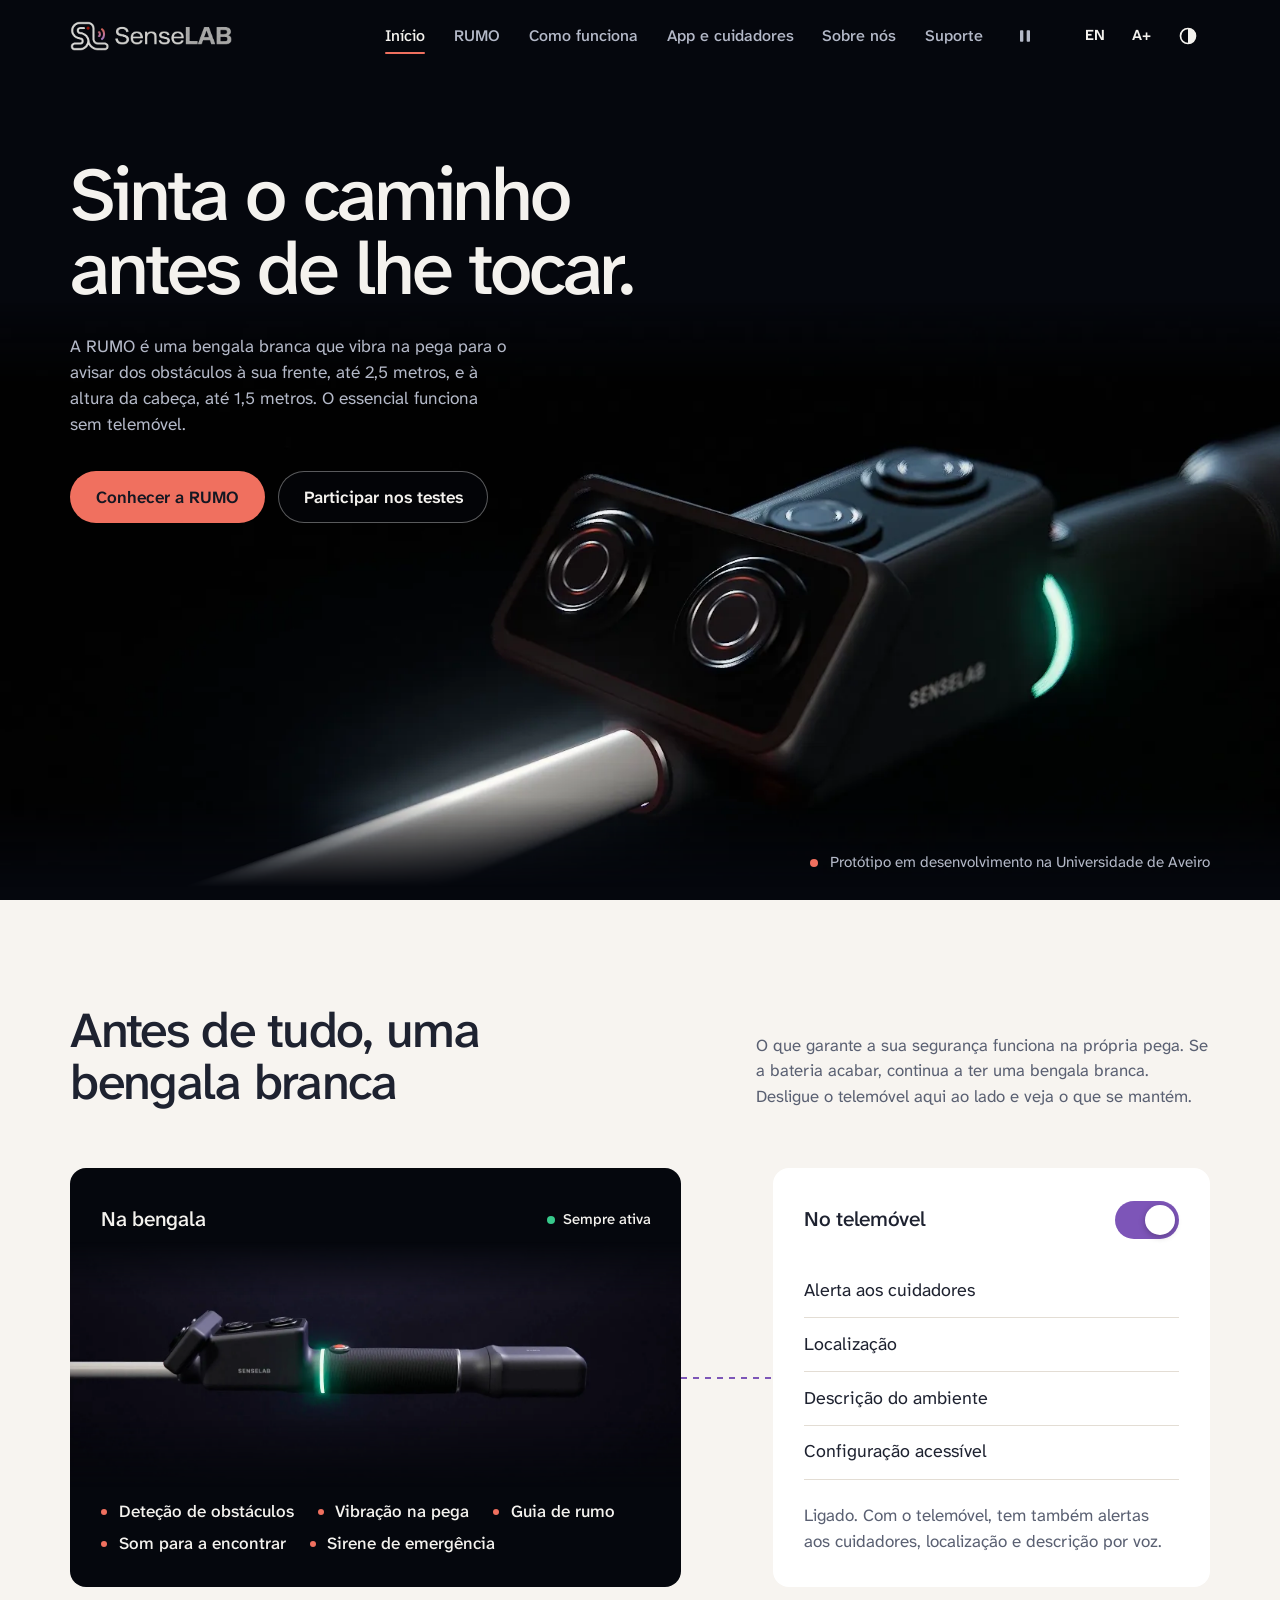
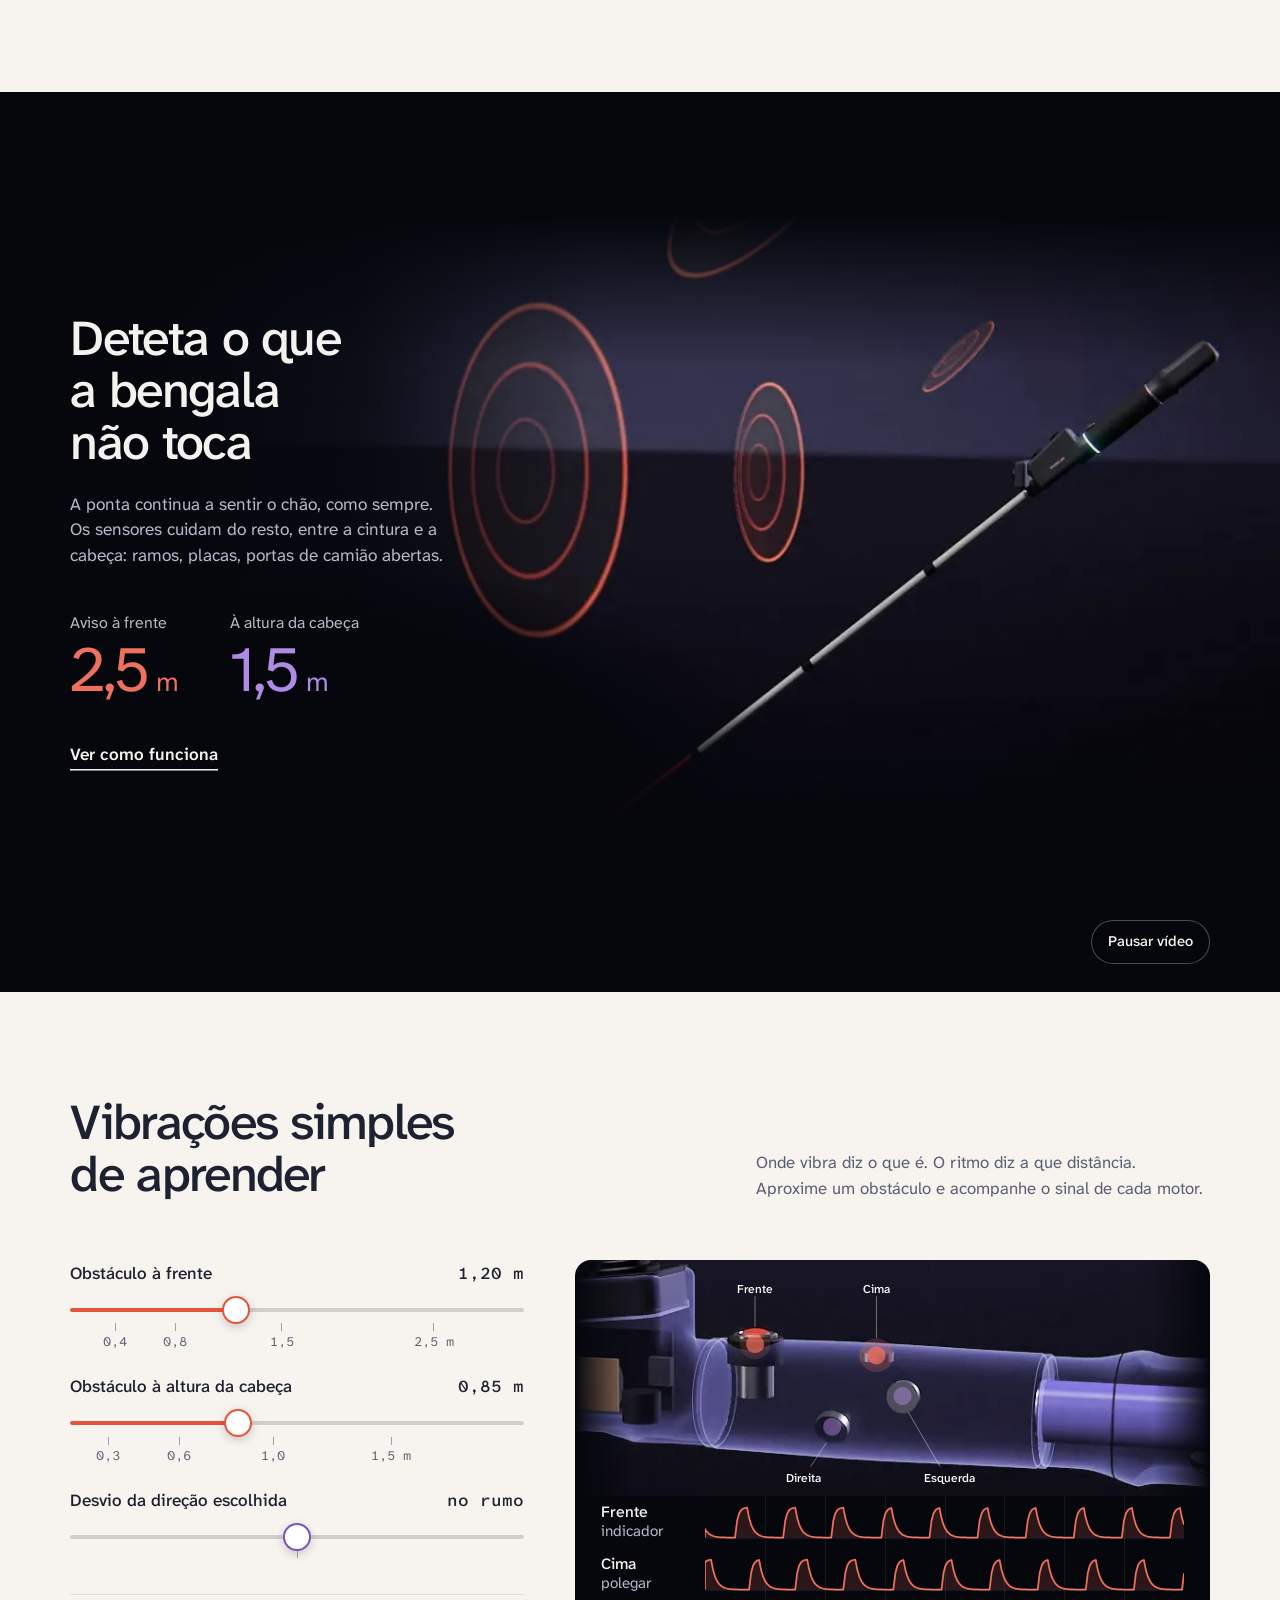
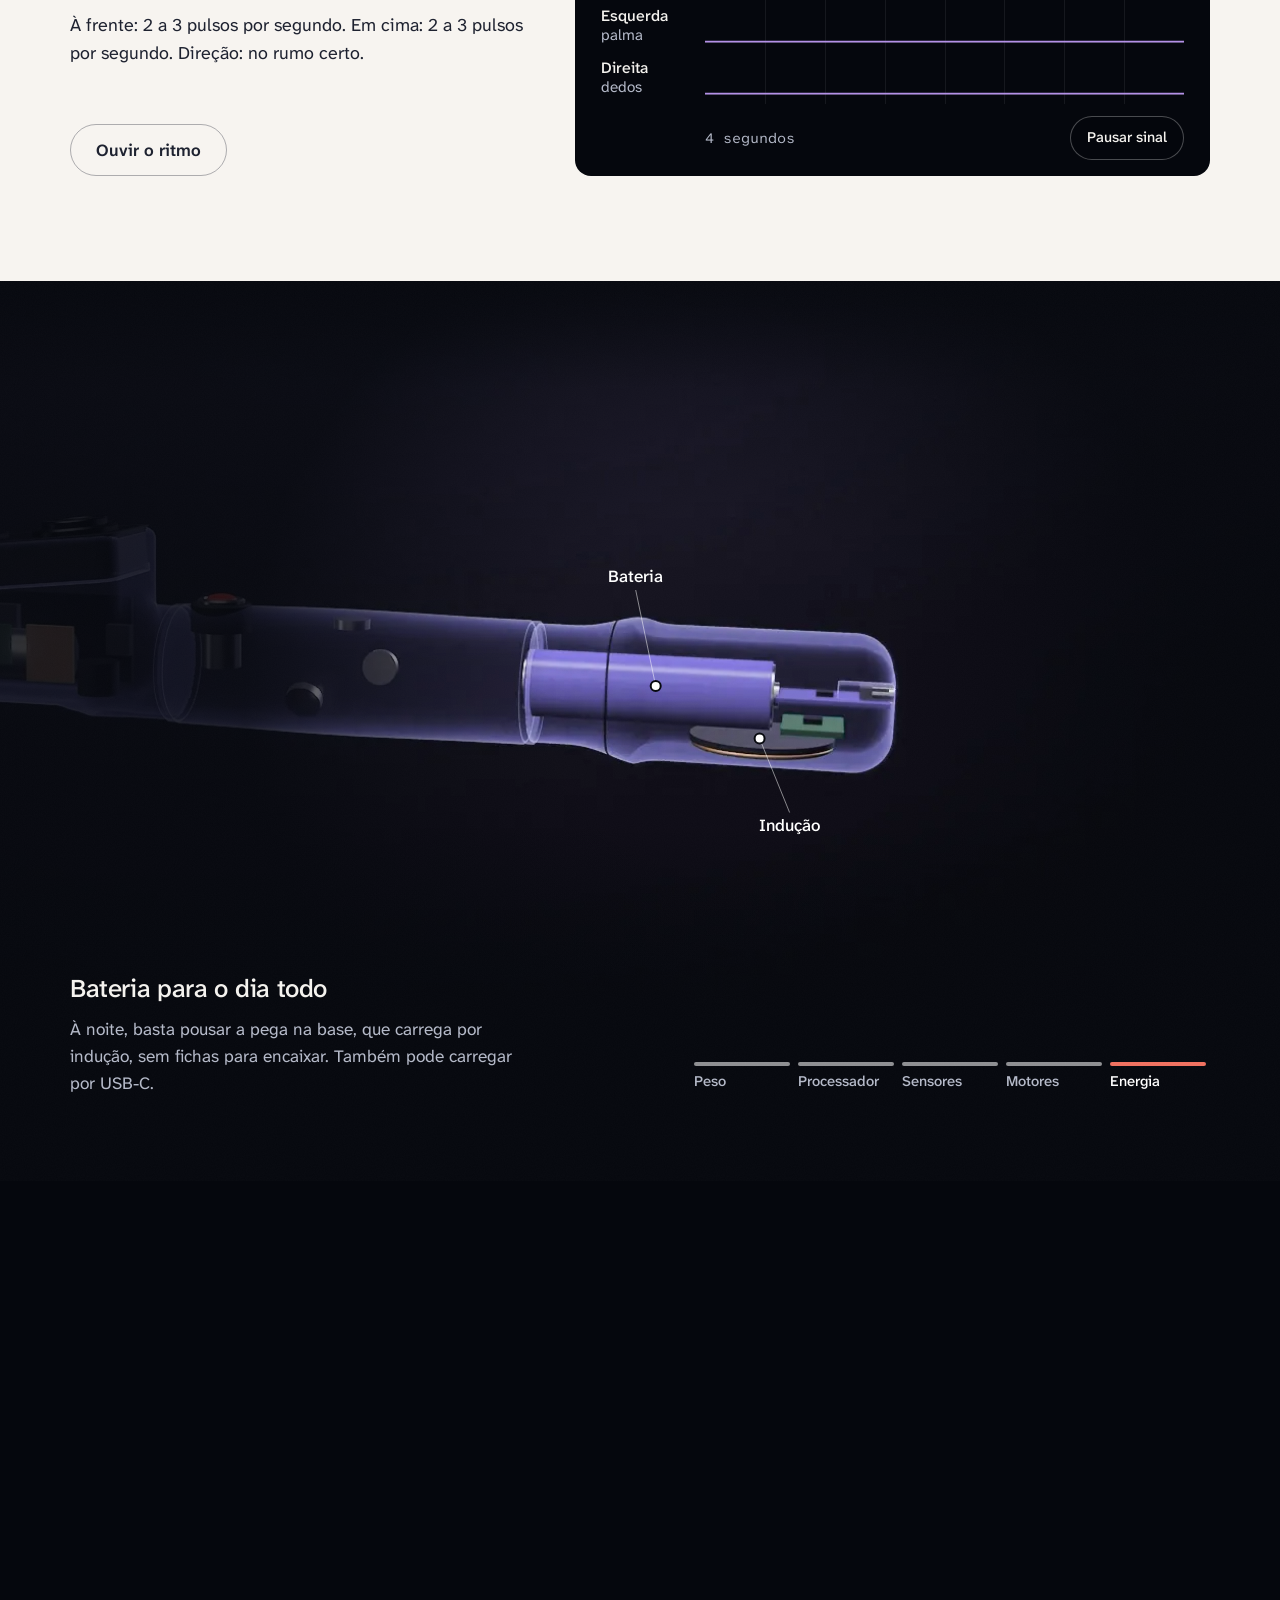
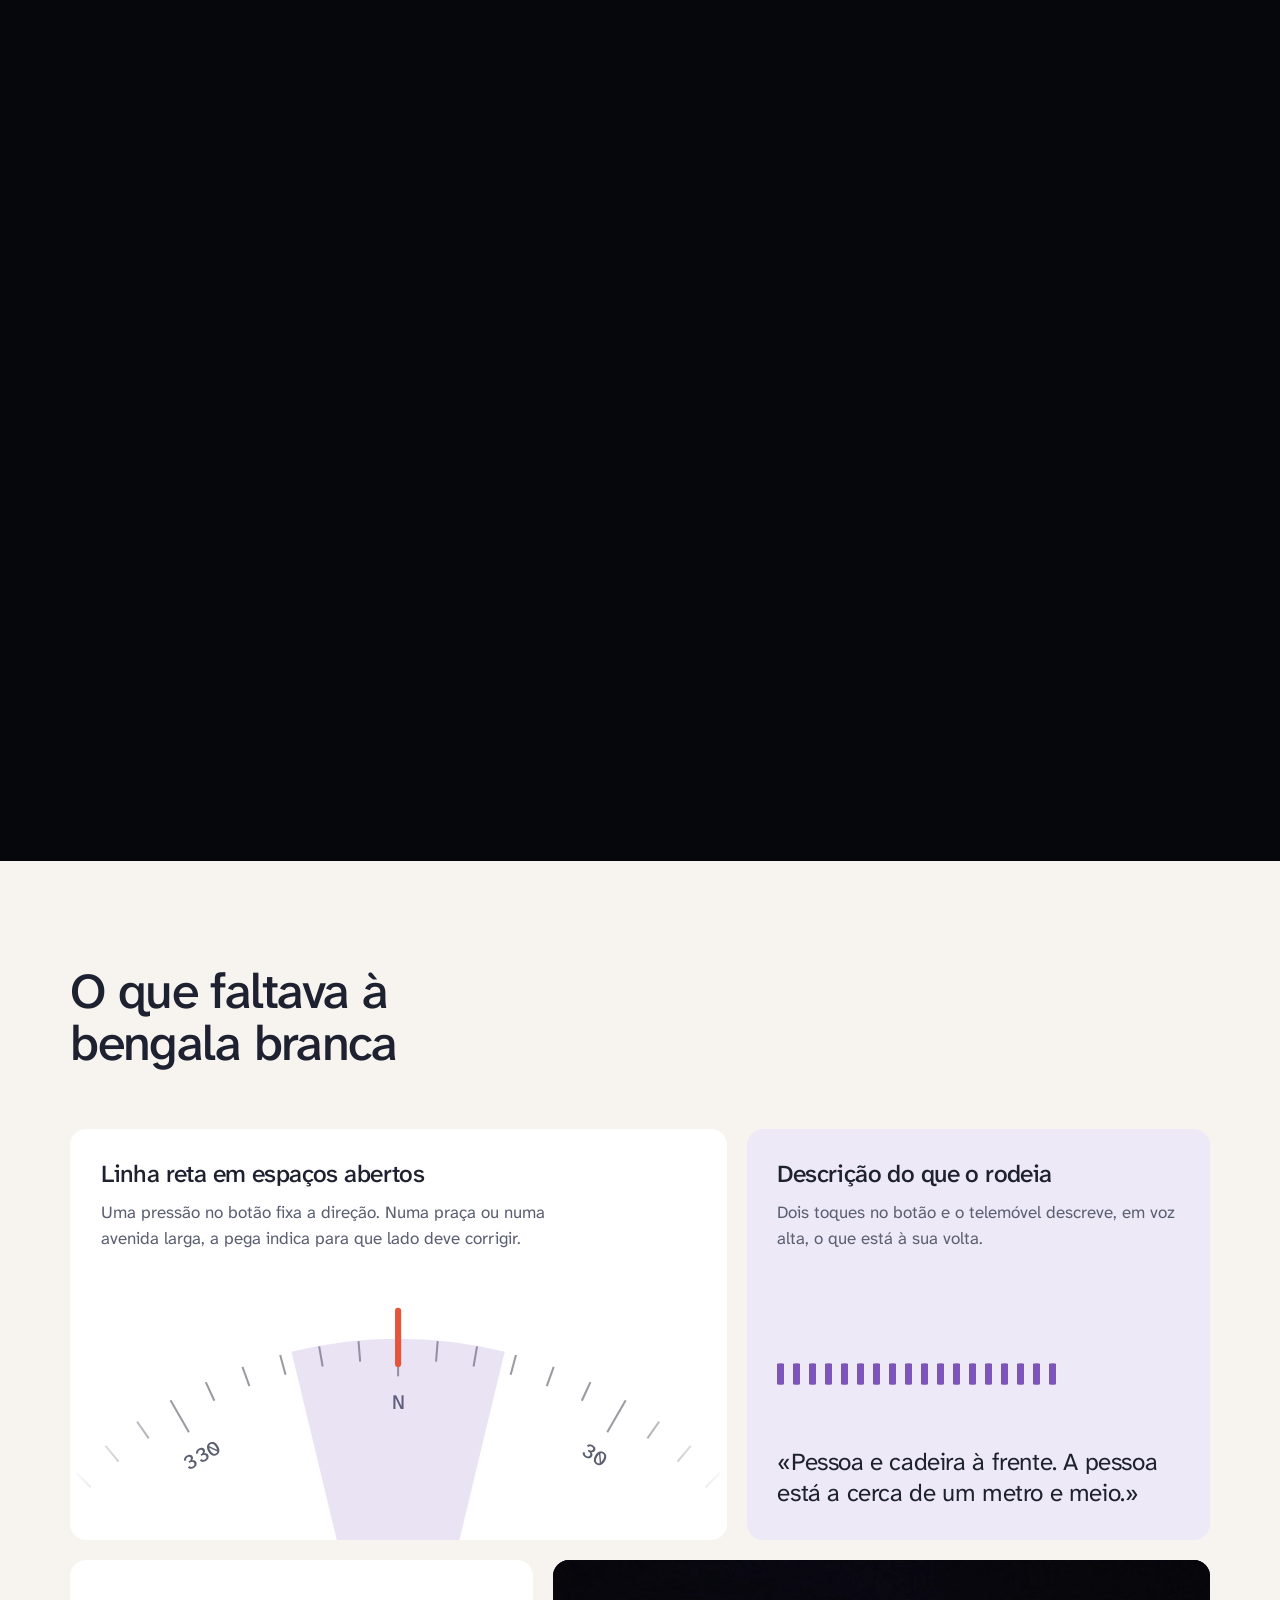
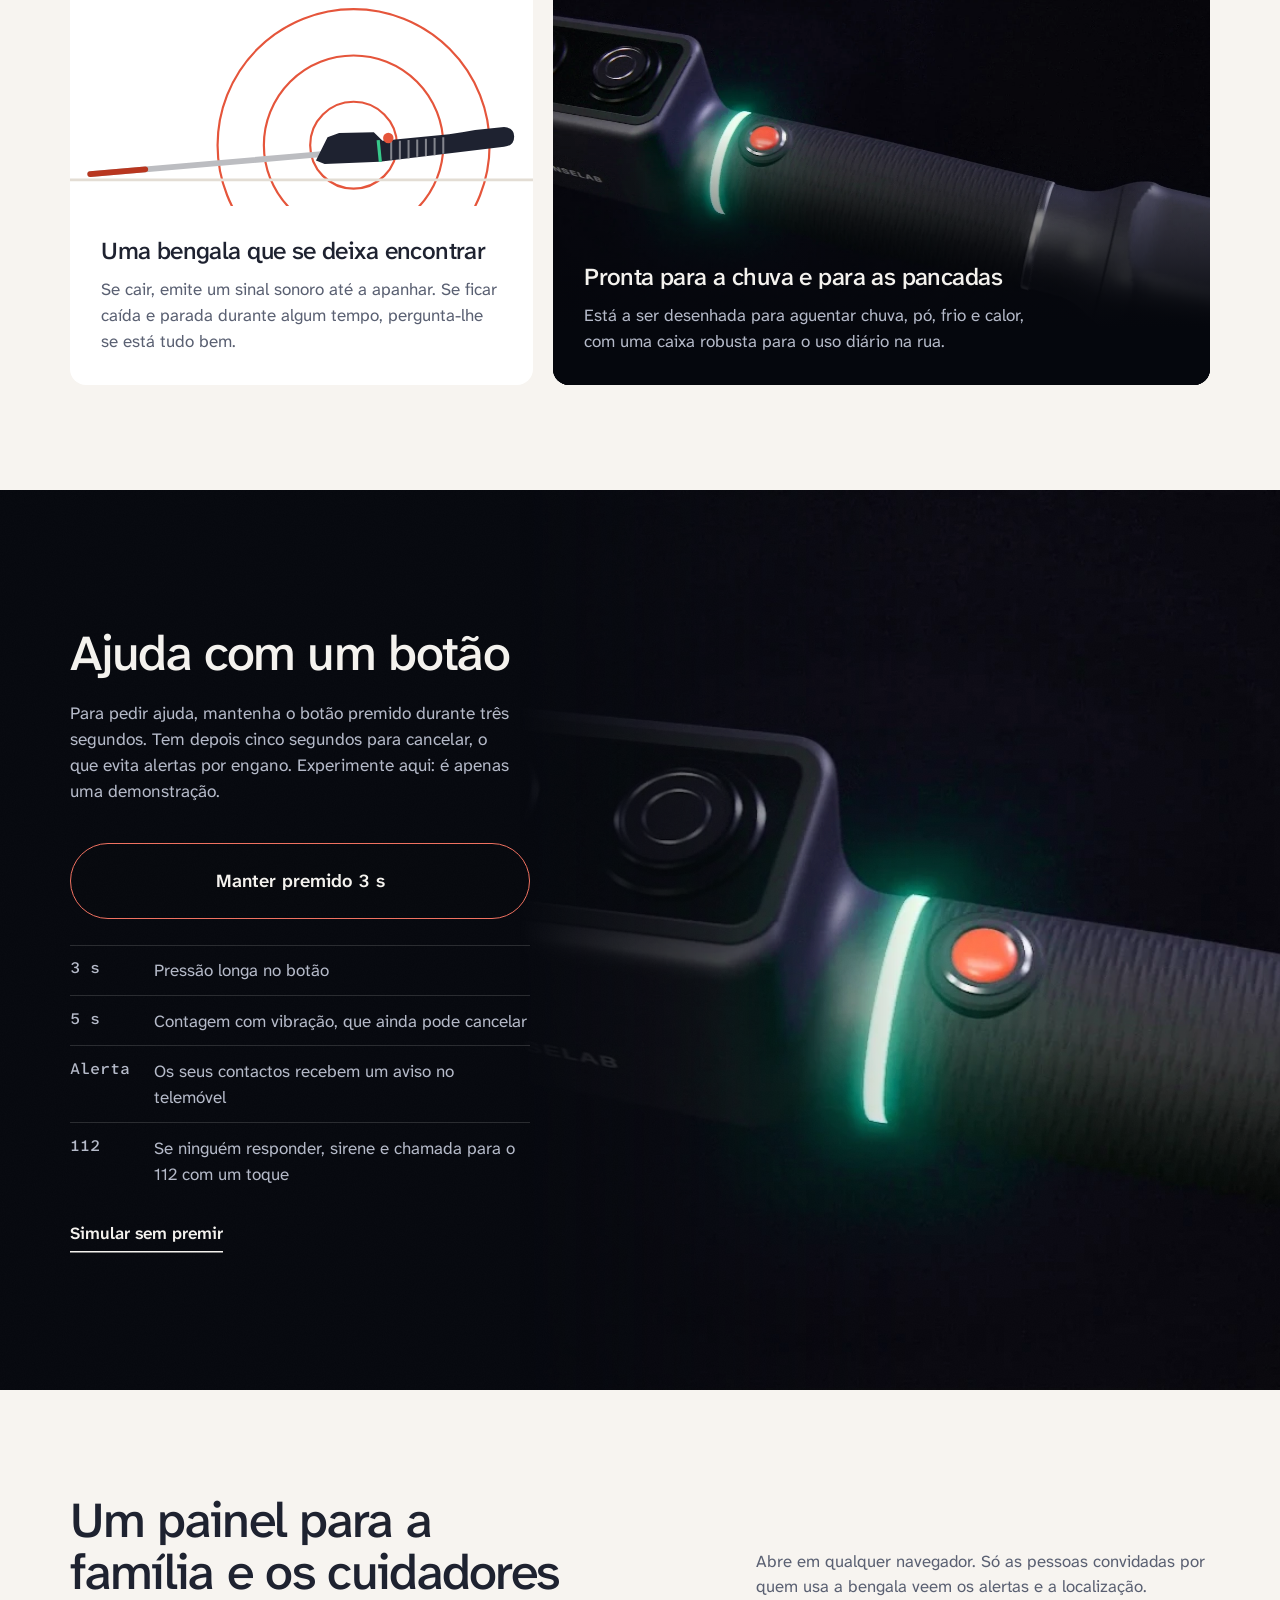
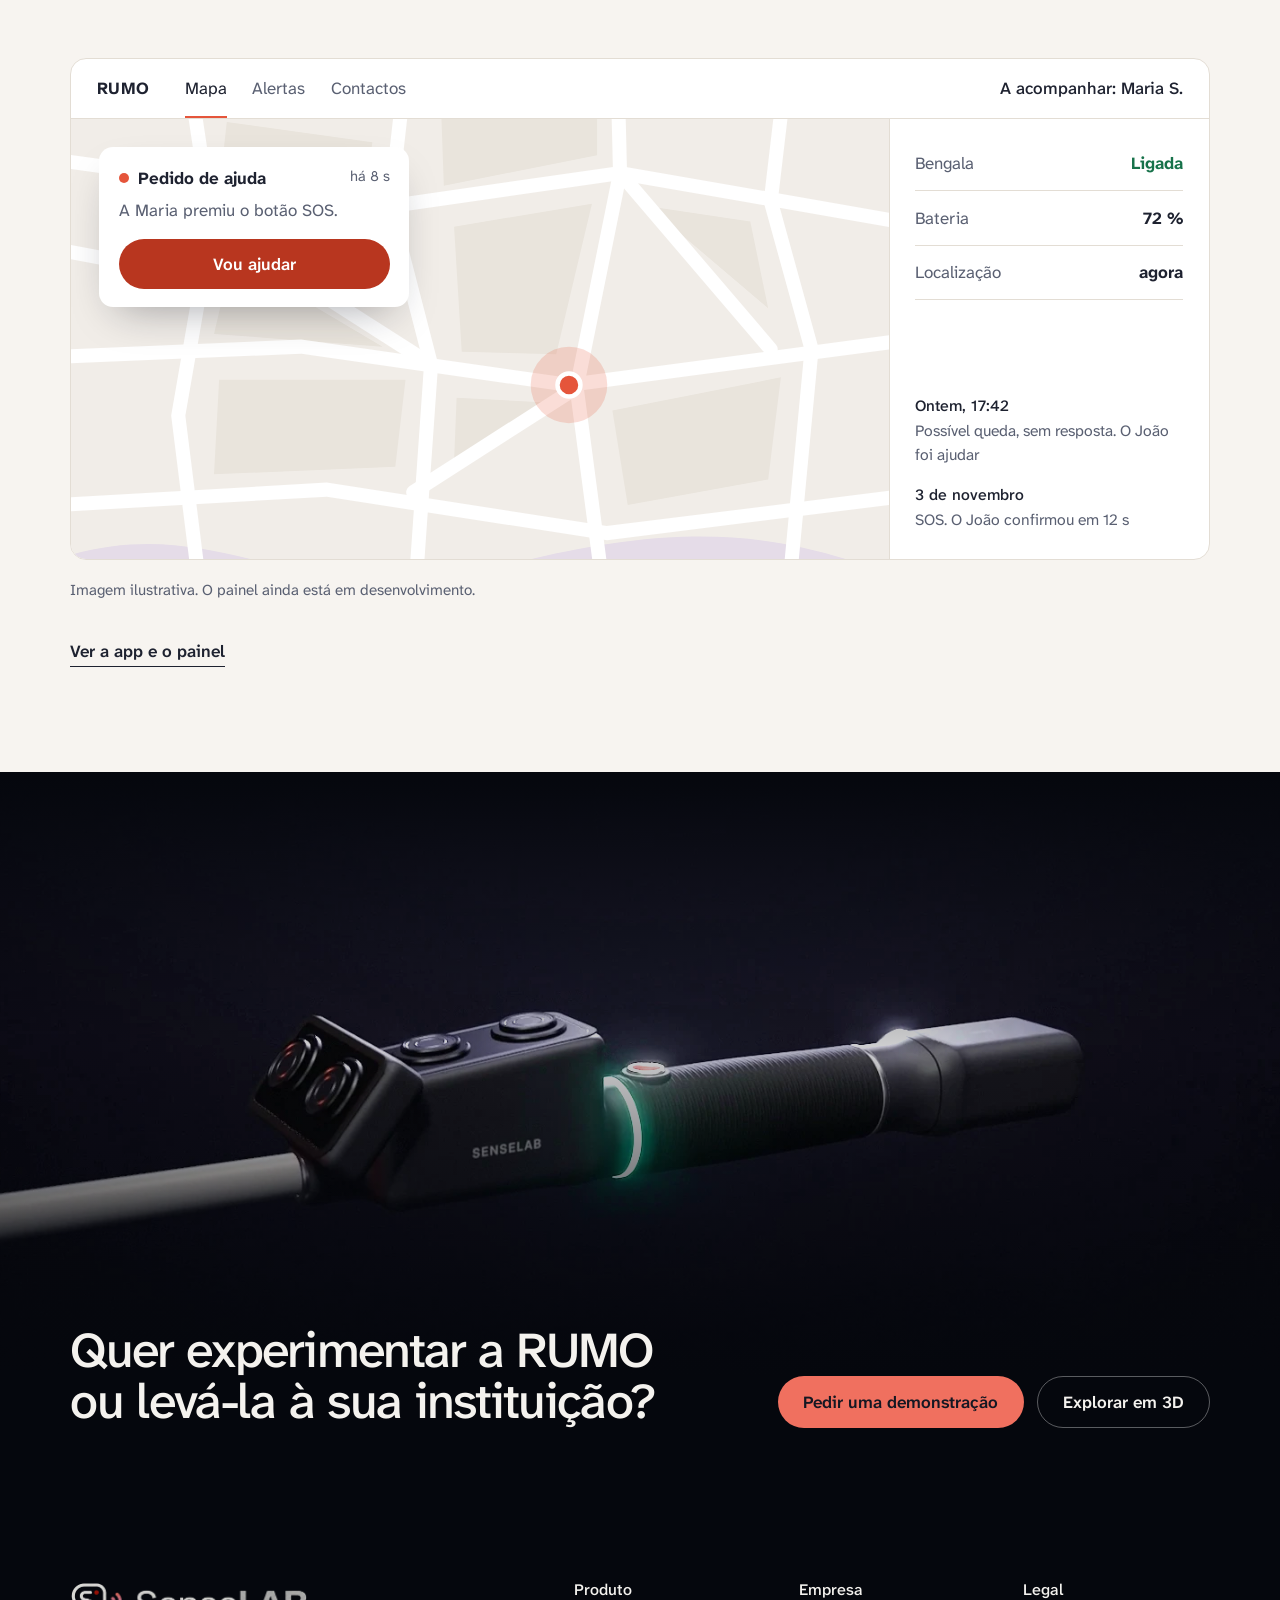
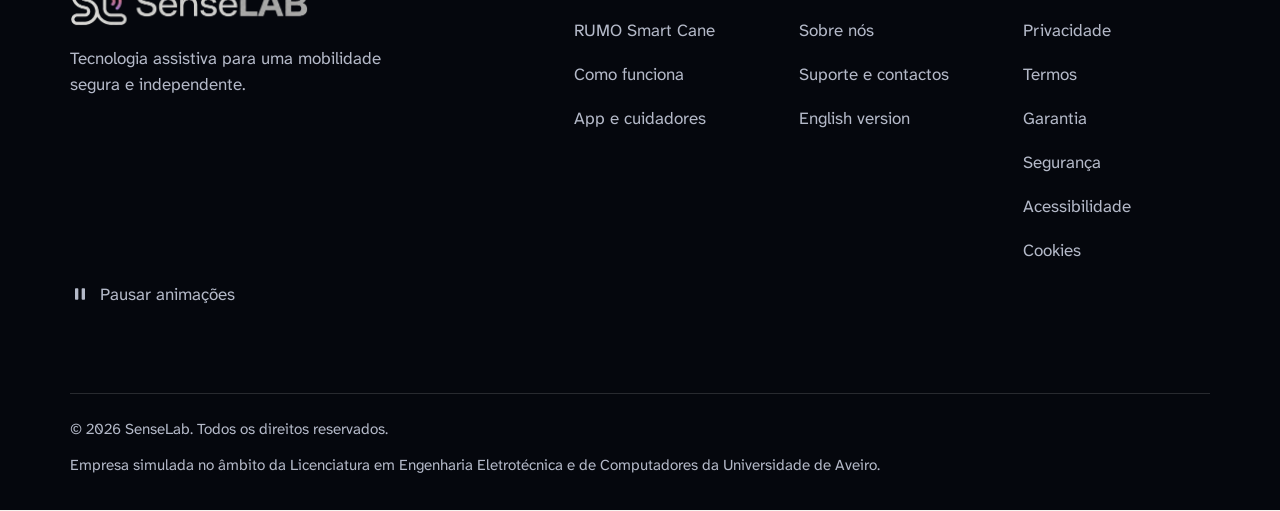
<file: index.html>
<!DOCTYPE html>
<html lang="pt-PT">
<head>
<meta charset="utf-8">
<meta name="viewport" content="width=device-width, initial-scale=1">
<title>SenseLab · RUMO Smart Cane</title>
<meta name="description" content="Conheça a RUMO, a bengala branca inteligente da SenseLab. Deteta obstáculos à frente e à altura da cabeça, ajuda a manter a direção e permite pedir ajuda com um só botão.">
<meta name="theme-color" content="#141722">
<link rel="canonical" href="https://entermega.github.io/senselab-site/">
<link rel="alternate" hreflang="pt-PT" href="https://entermega.github.io/senselab-site/">
<link rel="alternate" hreflang="en" href="https://entermega.github.io/senselab-site/en/">
<link rel="alternate" hreflang="x-default" href="https://entermega.github.io/senselab-site/">
<link rel="icon" type="image/png" sizes="32x32" href="assets/favicon-32.png">
<link rel="icon" type="image/png" sizes="512x512" href="assets/icon-512.png">
<link rel="apple-touch-icon" href="assets/apple-touch-icon.png">
<meta property="og:type" content="website">
<meta property="og:site_name" content="SenseLab">
<meta property="og:locale" content="pt_PT">
<meta property="og:locale:alternate" content="en_GB">
<meta property="og:title" content="RUMO Smart Cane · SenseLab">
<meta property="og:description" content="Uma bengala branca com sentidos a mais. Deteta obstáculos à frente e à altura da cabeça, ajuda a manter a direção e permite pedir ajuda com um só botão.">
<meta property="og:url" content="https://entermega.github.io/senselab-site/">
<meta property="og:image" content="https://entermega.github.io/senselab-site/assets/og.jpg">
<meta property="og:image:width" content="1200">
<meta property="og:image:height" content="630">
<meta property="og:image:alt" content="Pega da bengala RUMO sobre fundo escuro, com o título «Sinta o caminho antes de lhe tocar».">
<meta name="twitter:image" content="https://entermega.github.io/senselab-site/assets/og.jpg">
<meta name="twitter:card" content="summary_large_image">
<link rel="preconnect" href="https://fonts.googleapis.com">
<link rel="preconnect" href="https://fonts.gstatic.com" crossorigin>
<link href="https://fonts.googleapis.com/css2?family=Atkinson+Hyperlegible+Mono:wght@400;500&family=Atkinson+Hyperlegible+Next:ital,wght@0,300..700;1,400&display=swap" rel="stylesheet">
<script>if(!/^(#inicio|#conteudo|#vibracoes)?$/.test(location.hash))document.documentElement.setAttribute('data-cold','')</script>
<link rel="stylesheet" href="assets/style.css?v=edc218ae">
<script>document.documentElement.classList.add('js');try{var t=localStorage.getItem('sl-theme');if(t)document.documentElement.setAttribute('data-theme',t);if(localStorage.getItem('sl-motion')==='1')document.documentElement.classList.add('no-motion')}catch(e){}</script>
<script type="application/ld+json">{"@context":"https://schema.org","@type":"Organization","name":"SenseLab","url":"https://entermega.github.io/senselab-site/","logo":"https://entermega.github.io/senselab-site/assets/icon-512.png","email":"senselabgeral@gmail.com","description":"Tecnologia assistiva para uma mobilidade independente"}</script>
</head>
<body data-assets="assets">
<a class="skip" href="#conteudo">Saltar para o conteúdo</a>

<header class="site">
  <div class="bar">
    <a class="brand" href="#inicio" aria-label="SenseLab, página inicial"><img src="assets/logo-dark.webp" alt="SenseLab" width="480" height="89"></a>
    <nav class="main" id="nav" aria-label="Principal">
      <a href="#inicio" data-nav="inicio">Início</a>
      <a href="#rumo" data-nav="rumo">RUMO</a>
      <a href="#como-funciona" data-nav="como-funciona">Como funciona</a>
      <a href="#app" data-nav="app">App e cuidadores</a>
      <a href="#sobre" data-nav="sobre">Sobre nós</a>
      <a href="#suporte" data-nav="suporte">Suporte</a>
    <button type="button" class="motion-t" id="btn-motion" aria-pressed="false"><svg viewBox="0 0 24 24" aria-hidden="true" focusable="false" fill="currentColor"><g class="pa"><rect x="6" y="5" width="4" height="14" rx="1"/><rect x="14" y="5" width="4" height="14" rx="1"/></g><path class="pl" d="M8 5l11 7-11 7z"/></svg><span>Pausar animações</span></button>
    </nav>
    <div class="tools">
      <a class="lang" id="lang" href="en/" hreflang="en" lang="en" aria-label="English version">EN</a>
      <button type="button" id="btn-size" aria-pressed="false" aria-label="Aumentar o texto">A+</button>
      <button type="button" id="btn-theme" aria-pressed="false" aria-label="Mudar para tema escuro"><svg width="20" height="20" viewBox="0 0 24 24" aria-hidden="true" focusable="false"><circle cx="12" cy="12" r="9" fill="none" stroke="currentColor" stroke-width="2"/><path d="M12 3a9 9 0 010 18z" fill="currentColor"/></svg></button>
      <button type="button" id="btn-menu" aria-expanded="false" aria-controls="nav" aria-label="Menu"><svg width="20" height="20" viewBox="0 0 24 24" aria-hidden="true" focusable="false"><path d="M4 7h16" stroke="currentColor" stroke-width="2.2" stroke-linecap="round"/><path d="M4 12h16" stroke="currentColor" stroke-width="2.2" stroke-linecap="round"/><path d="M4 17h16" stroke="currentColor" stroke-width="2.2" stroke-linecap="round"/></svg></button>
    </div>
  </div>
</header>

<main id="conteudo" tabindex="-1">
<div class="view on" data-view="inicio">

  <section class="hero night" aria-labelledby="h-hero">
    <div class="hero-film" aria-hidden="true">
      <video id="hero-video" muted playsinline preload="none" width="1600" height="668" data-hero="assets/film/hero.mp4"></video>
    </div>
    <div class="wrap hero-copy">
      <h1 id="h-hero"><span class="ln">Sinta o caminho</span> <span class="ln">antes de lhe tocar.</span></h1>
      <p class="lede">A RUMO é uma bengala branca que vibra na pega para o avisar dos obstáculos à sua frente, até 2,5 metros, e à altura da cabeça, até 1,5 metros. O essencial funciona sem telemóvel.</p>
      <div class="cta">
        <a class="btn primary" href="#rumo">Conhecer a RUMO</a>
        <a class="btn ghost" href="#contacto-testes">Participar nos testes</a>
      </div>
    </div>
    <p class="wrap hero-foot"><span class="dot" aria-hidden="true"></span>Protótipo em desenvolvimento na Universidade de Aveiro</p>
  </section>

  <section class="principle" aria-labelledby="h-princ">
    <div class="wrap">
      <div class="head2">
        <h2 id="h-princ">Antes de tudo, uma bengala branca</h2>
        <p class="lede">O que garante a sua segurança funciona na própria pega. Se a bateria acabar, continua a ter uma bengala branca. Desligue o telemóvel aqui ao lado e veja o que se mantém.</p>
      </div>
      <div class="link-demo" id="link-demo" data-on="true">
        <div class="unit unit-cane">
          <div class="unit-top"><h3>Na bengala</h3><span class="state ok">Sempre ativa</span></div>
          <div class="unit-img"><img src="assets/film/x/36.webp" width="1600" height="668" alt="" loading="lazy" decoding="async"><i class="pulse3" aria-hidden="true"></i></div>
          <ul class="caps">
            <li>Deteção de obstáculos</li><li>Vibração na pega</li><li>Guia de rumo</li><li>Som para a encontrar</li><li>Sirene de emergência</li>
          </ul>
        </div>
        <div class="wire" aria-hidden="true"></div>
        <div class="unit unit-phone">
          <div class="unit-top"><h3 id="sw-l">No telemóvel</h3>
            <button type="button" class="switch" id="sw-phone" role="switch" aria-checked="true" aria-labelledby="sw-l"><i aria-hidden="true"></i></button></div>
          <ul class="caps">
            <li><span>Alerta aos cuidadores</span></li><li><span>Localização</span></li><li><span>Descrição do ambiente</span></li><li><span>Configuração acessível</span></li>
          </ul>
          <p class="unit-msg" id="sw-msg" role="status">Ligado. Com o telemóvel, tem também alertas aos cuidadores, localização e descrição por voz.</p>
        </div>
      </div>
    </div>
  </section>

  <section class="waves night" aria-labelledby="h-waves">
    <div class="waves-film" aria-hidden="true"><video id="waves-video" muted playsinline loop preload="none" data-poster="assets/film/waves.webp" width="1600" height="668" data-src="assets/film/waves.mp4"></video></div>
    <div class="wrap waves-copy">
      <h2 id="h-waves">Deteta o que a bengala não toca</h2>
      <p class="lede">A ponta continua a sentir o chão, como sempre. Os sensores cuidam do resto, entre a cintura e a cabeça: ramos, placas, portas de camião abertas.</p>
      <dl class="ranges">
        <div><dt>Aviso à frente</dt><dd>2,5<small> m</small></dd></div>
        <div><dt>À altura da cabeça</dt><dd>1,5<small> m</small></dd></div>
      </dl>
      <a class="more" href="#como-funciona">Ver como funciona</a>
    </div>
    <button type="button" class="mini vid-pause" data-video="waves-video">Pausar vídeo</button>
  </section>

  <section class="lab" aria-labelledby="h-lab">
    <div class="wrap">
      <div class="head2">
        <h2 id="h-lab">Vibrações simples de aprender</h2>
        <p class="lede">Onde vibra diz o que é. O ritmo diz a que distância. Aproxime um obstáculo e acompanhe o sinal de cada motor.</p>
      </div>
      <div class="lab-grid">
        <div class="lab-ctl">
          <div class="ctrl"><label for="d-front">Obstáculo à frente</label><output id="o-front" for="d-front"></output><input type="range" id="d-front" min="20" max="300" value="120" step="5"><div class="zones" aria-hidden="true" style="--a:7.1%;--b:21.4%;--c:46.4%;--d:82.1%"><span style="left:7.1%">0,4</span><span style="left:21.4%">0,8</span><span style="left:46.4%">1,5</span><span style="left:82.1%">2,5 m</span></div></div>
          <div class="ctrl"><label for="d-top">Obstáculo à altura da cabeça</label><output id="o-top" for="d-top"></output><input type="range" id="d-top" min="20" max="200" value="85" step="5"><div class="zones" aria-hidden="true" style="--a:5.5%;--b:22.2%;--c:44.4%;--d:72.2%"><span style="left:5.5%">0,3</span><span style="left:22.2%">0,6</span><span style="left:44.4%">1,0</span><span style="left:72.2%">1,5 m</span></div></div>
          <div class="ctrl"><label for="d-head">Desvio da direção escolhida</label><output id="o-head" for="d-head"></output><input type="range" id="d-head" min="-40" max="40" value="0" step="1"><div class="zones mid" aria-hidden="true"></div></div>
          <p class="readout" id="readout" role="status"></p>
          <div class="lab-acts"><button type="button" class="btn line" id="listen" aria-pressed="false">Ouvir o ritmo</button><button type="button" class="btn line" id="feel" hidden>Sentir neste telemóvel</button></div>
        </div>
        <div class="scope">
          <svg class="scope-hand" viewBox="560 214 480 208" preserveAspectRatio="xMidYMid meet" role="img" aria-label="Posição dos quatro motores na pega">
            <image data-href="assets/film/x/65.webp" width="1600" height="668"/>
            <g class="mot" id="m-front"><circle class="halo" cx="679" cy="288" r="15"/><circle class="core" cx="679" cy="288" r="8"/><path d="M679 273V246"/><text x="679" y="243" text-anchor="middle">Frente</text></g>
            <g class="mot" id="m-top"><circle class="halo" cx="786" cy="298" r="15"/><circle class="core" cx="786" cy="298" r="8"/><path d="M786 283V246"/><text x="786" y="243" text-anchor="middle">Cima</text></g>
            <g class="mot v" id="m-left"><circle class="halo" cx="809" cy="334" r="15"/><circle class="core" cx="809" cy="334" r="8"/><path d="M814 348L842 396"/><text x="850" y="410" text-anchor="middle">Esquerda</text></g>
            <g class="mot v" id="m-right"><circle class="halo" cx="747" cy="361" r="15"/><circle class="core" cx="747" cy="361" r="8"/><path d="M742 375L728 396"/><text x="722" y="410" text-anchor="middle">Direita</text></g>
          </svg>
          <div class="scope-screen">
            <canvas id="scope-c" aria-hidden="true"></canvas>
            <div class="lanes" aria-hidden="true"><span>Frente<small>indicador</small></span><span>Cima<small>polegar</small></span><span>Esquerda<small>palma</small></span><span>Direita<small>dedos</small></span></div>
          </div>
          <div class="scope-foot"><span aria-hidden="true">4 segundos</span><button type="button" class="mini" id="scope-pause">Pausar sinal</button></div>
        </div>
      </div>
    </div>
  </section>

  <section class="scrub night" id="scrub" aria-labelledby="h-scrub">
    <div class="scrub-pin">
      <canvas id="scrub-c" width="1600" height="668" role="img" aria-label="A pega da RUMO roda e fica transparente, mostrando os sensores, o processador, os quatro motores de vibração e a bateria."></canvas>
      <svg class="scrub-mark" id="scrub-mark" aria-hidden="true"></svg>
      <div class="wrap scrub-ui">
        <h2 id="h-scrub" class="scrub-h">Uma pega com tudo lá dentro</h2>
        <ol class="chapters" id="chapters">
          <li class="on"><h3>Leve e equilibrada</h3><p>Uma bengala vai de um lado para o outro o dia inteiro. Por isso, a pega é leve e o peso fica junto à mão, onde menos cansa o pulso.</p></li>
          <li><h3>Decide na pega, sem esperar pela rede</h3><p>Um pequeno processador na pega lê os sensores várias vezes por segundo e responde logo, sem depender do telemóvel nem da internet.</p></li>
          <li><h3>Dois sensores ultrassónicos</h3><p>Um aponta em frente e o outro para cima, para a altura da cabeça. Escolhemos ultrassons porque detetam bem grades, postes e portas de vidro, e não são afetados pelo sol.</p></li>
          <li><h3>Quatro motores, quatro zonas da mão</h3><p>Polegar, indicador, palma e pontas dos dedos. Cada motor tem um só significado, para que a mão perceba sem ter de pensar.</p></li>
          <li><h3>Bateria para o dia todo</h3><p>À noite, basta pousar a pega na base, que carrega por indução, sem fichas para encaixar. Também pode carregar por USB-C.</p></li>
        </ol>
        <div class="ticks" id="ticks" role="group" aria-label="Partes da pega"></div>
      </div>
    </div>
  </section>

  <section class="kit" aria-labelledby="h-kit">
    <div class="wrap">
      <h2 id="h-kit">O que faltava à bengala branca</h2>
      <div class="bento">
        <article class="tile t-compass">
          <div class="t-copy"><h3>Linha reta em espaços abertos</h3><p>Uma pressão no botão fixa a direção. Numa praça ou numa avenida larga, a pega indica para que lado deve corrigir.</p></div>
          <svg class="dial" viewBox="0 0 320 126" aria-hidden="true"><defs><clipPath id="dc"><rect width="320" height="126"/></clipPath></defs><g clip-path="url(#dc)"><g class="dial-r" id="dial-r"></g><path class="dial-w" d="M160 250L108 34A222 222 0 0 1 212 34Z"/><path class="dial-n" d="M160 14V40"/><circle cx="160" cy="120" r="0" class="dial-d"/></g></svg>
        </article>
        <article class="tile t-voice">
          <div class="t-copy"><h3>Descrição do que o rodeia</h3><p>Dois toques no botão e o telemóvel descreve, em voz alta, o que está à sua volta.</p></div>
          <div class="say" aria-hidden="true"><div class="eq"><i></i><i></i><i></i><i></i><i></i><i></i><i></i><i></i><i></i><i></i><i></i><i></i><i></i><i></i><i></i><i></i><i></i><i></i></div><p>«Pessoa e cadeira à frente. A pessoa está a cerca de um metro e meio.»</p></div>
        </article>
        <article class="tile t-drop">
          <svg class="beacon" viewBox="0 0 320 170" aria-hidden="true"><g class="rings"><circle cx="196" cy="128" r="30"/><circle cx="196" cy="128" r="62"/><circle cx="196" cy="128" r="94"/></g><path class="cane-l" d="M14 148L176 134"/><path class="cane-t" d="M14 148L52 144.7"/><path class="cane-b" d="M170 138.5L178 122.5L186 119.5L210 119L216 125L262 120.5Q272 119 280 117.5L300 115.5Q307 116 307 122Q307 128.5 300 129L214 139.5L176 141Z"/><path class="cane-r" d="M213 124.5L214.5 139.500"/><path class="cane-g" d="M222 125.5V138M228 125V137.500M234 124.5V137M240 124V136M246 123.5V135.500M252 123V135M258 122.5V134"/><circle cx="220" cy="123" r="3.600" class="dial-d"/><path class="floor" d="M0 152H320"/></svg>
          <div class="t-copy"><h3>Uma bengala que se deixa encontrar</h3><p>Se cair, emite um sinal sonoro até a apanhar. Se ficar caída e parada durante algum tempo, pergunta-lhe se está tudo bem.</p></div>
        </article>
        <article class="tile t-charge">
          <div class="t-img"><img src="assets/film/grip.webp" width="1600" height="668" alt="" loading="lazy" decoding="async"></div>
          <div class="t-copy"><h3>Pronta para a chuva e para as pancadas</h3><p>Está a ser desenhada para aguentar chuva, pó, frio e calor, com uma caixa robusta para o uso diário na rua.</p></div>
        </article>
      </div>
    </div>
  </section>

  <section class="sos night" aria-labelledby="h-sosh">
    <img class="sos-img" src="assets/film/button.webp" width="1600" height="668" alt="" loading="lazy" decoding="async">
    <div class="wrap sos-in">
      <div class="sos-copy">
        <h2 id="h-sosh">Ajuda com um botão</h2>
        <p class="lede">Para pedir ajuda, mantenha o botão premido durante três segundos. Tem depois cinco segundos para cancelar, o que evita alertas por engano. Experimente aqui: é apenas uma demonstração.</p>
      </div>
      <div class="sos-demo" id="sos-demo" data-s="idle">
        <button type="button" class="hold" id="hold"><span class="hold-t" id="hold-t">Manter premido 3 s</span><span class="hold-fill" aria-hidden="true"><span class="hold-t" id="hold-t2">Manter premido 3 s</span></span></button>
        <ol class="sos-steps" id="sos-steps"><li><b>3 s</b>Pressão longa no botão</li><li><b>5 s</b>Contagem com vibração, que ainda pode cancelar</li><li><b>Alerta</b>Os seus contactos recebem um aviso no telemóvel</li><li><b>112</b>Se ninguém responder, sirene e chamada para o 112 com um toque</li></ol>
        <button type="button" class="more" id="sos-auto">Simular sem premir</button>
        <p class="sr" id="sos-live" role="status"></p>
      </div>
    </div>
  </section>

  <section class="care" aria-labelledby="h-care">
    <div class="wrap">
      <div class="head2">
        <h2 id="h-care">Um painel para a família e os cuidadores</h2>
        <p class="lede">Abre em qualquer navegador. Só as pessoas convidadas por quem usa a bengala veem os alertas e a localização.</p>
      </div>
      <div class="dash" role="img" aria-label="Exemplo do painel do cuidador. A Maria pediu ajuda há 8 segundos e aparece o botão «Vou ajudar». Mapa com a última localização. Bengala ligada, bateria a 72 por cento. Histórico: ontem, possível queda sem resposta, o João foi ajudar; a 3 de novembro, SOS, o João confirmou em 12 segundos."><div class="dash-in" aria-hidden="true">
  <div class="dash-bar"><b>RUMO</b><span class="d-tab on">Mapa</span><span class="d-tab">Alertas</span><span class="d-tab">Contactos</span><span class="d-user">A acompanhar: Maria S.</span></div>
  <div class="dash-map"><svg class="map" viewBox="0 0 640 400" preserveAspectRatio="xMidYMid slice" aria-hidden="true"><g class="m-b"><path d="M122 30L236 46L232 80L118 66Z"/><path d="M290 24L412 14L412 56L292 80Z"/><path d="M126 136L244 206L112 196Z"/><path d="M300 112L408 94L380 212L306 210Z"/><path d="M452 96L532 108L546 176Z"/><path d="M116 232L262 232L254 300L112 306Z"/><path d="M424 256L556 230L546 310L436 330Z"/><path d="M302 246L376 250L300 296Z"/></g><path class="m-w" d="M-10 372C120 330 180 420 330 380S560 350 660 392V420H-10Z"/><g class="m-s"><path d="M-10 60L250 96L430 70L660 110"/><path d="M-10 214L180 206L390 236L660 200"/><path d="M-10 330L200 318L420 352L660 322"/><path d="M92 -10L110 110L84 260L104 420"/><path d="M262 -10L250 96L282 220L268 420"/><path d="M428 -10L430 70L396 238L420 420"/><path d="M560 -10L548 92L580 208L560 420"/><path d="M110 110L282 220"/><path d="M430 70L548 208"/><path d="M-10 130L96 150"/><path d="M268 320L396 238"/></g><g class="m-p"><circle class="m-h" cx="390" cy="236" r="30"/><circle class="m-d" cx="390" cy="236" r="9"/></g></svg><div class="d-alert"><div class="d-a1"><i></i><b>Pedido de ajuda</b><span>há 8 s</span></div><p>A Maria premiu o botão SOS.</p><div class="d-ack">Vou ajudar</div></div></div>
  <div class="dash-side">
    <div class="d-st"><span>Bengala</span><b class="ok">Ligada</b></div><div class="d-st"><span>Bateria</span><b>72 %</b></div><div class="d-st"><span>Localização</span><b>agora</b></div>
    <div class="d-hist"><p><b>Ontem, 17:42</b>Possível queda, sem resposta. O João foi ajudar</p><p><b>3 de novembro</b>SOS. O João confirmou em 12 s</p></div>
  </div></div></div>
      <p class="note">Imagem ilustrativa. O painel ainda está em desenvolvimento.</p>
      <p class="care-more"><a class="more" href="#app">Ver a app e o painel</a></p>
    </div>
  </section>

  <section class="closing night" data-l="Quer experimentar a RUMO ou levá-⁠la à sua instituição?"><img class="closing-img" src="assets/film/end.webp" width="1600" height="668" alt="" loading="lazy" decoding="async"><div class="wrap"><h2>Quer experimentar a RUMO ou levá-⁠la à sua instituição?</h2><div class="cta"><a class="btn primary" href="#contacto-instituicao">Pedir uma demonstração</a><a class="btn ghost" href="#rumo">Explorar em 3D</a></div></div></section>
</div>
<div class="view" data-view="rumo">
  <div class="pagehead night "><img class="ph-img" src="assets/film/rumo.webp" width="1600" height="668" alt="" decoding="async" loading="lazy"><div class="wrap"><h1>RUMO Smart Cane</h1><p class="lede">Uma bengala branca completa, com toda a tecnologia numa pega leve e equilibrada. O nome diz ao que vem: ajudá-lo a manter o rumo.</p></div></div>

  <section aria-labelledby="h-3d">
    <div class="wrap">
      <div class="head2"><h2 id="h-3d">Por fora e por dentro</h2><p class="muted prose">Rode o modelo e escolha um ponto para saber para que serve. Na vista interior, vê o que está dentro da pega.</p></div>
      <div class="explorer">
        <div class="viewer" id="viewer">
          <div class="modes" role="group" aria-label="Vista do modelo">
            <button type="button" id="mode-ext" aria-pressed="true">Exterior</button>
            <button type="button" id="mode-int" aria-pressed="false">Interior</button>
            <button type="button" id="mode-full" aria-pressed="false">Bengala inteira</button>
          </div>
          <div class="three" id="mv" role="img" aria-label="Modelo 3D interativo da pega da RUMO. Use a lista de peças para conhecer cada uma."><div class="hs-layer" id="hs-layer"></div></div>
          <p class="vhint" aria-hidden="true">Arraste para rodar</p>
          <div class="camctl" role="group" aria-label="Controlo da câmara">
            <button type="button" id="cam-left" aria-label="Rodar para a esquerda">⟲</button>
            <button type="button" id="cam-right" aria-label="Rodar para a direita">⟳</button>
            <button type="button" id="cam-out" aria-label="Afastar">−</button>
            <button type="button" id="cam-in" aria-label="Aproximar">+</button>
          </div>
        </div>
        <aside class="panel">
          <div id="part-info" aria-live="polite">
            <p class="k" id="part-k">Visão geral</p>
            <h3 id="part-t">A pega da RUMO</h3>
            <p class="muted" id="part-d">Exterior rígido com punho macio, sensores na frente e bateria junto à mão, para não pesar no pulso. Escolha uma peça da lista para saber mais.</p>
          </div>
          <ul class="parts" id="parts" aria-label="Componentes"></ul>
        </aside>
      </div>
      <div class="fig-head"><h3>A pega em transparência</h3></div><figure class="dgm "><svg viewBox="230 40 1100 560" role="img" aria-label="Pega da RUMO vista em transparência, com as peças assinaladas. Na frente, os dois sensores ultrassónicos, um frontal e outro superior, com o processador e a bússola por baixo. A meio, o botão SOS sob o polegar e os quatro motores de vibração: o de cima, no polegar; o da frente, no indicador; o direito, nas pontas dos dedos; o esquerdo, na palma. Na ponta, a bateria ao longo do eixo, a entrada USB-C e, por baixo, a bobina de carregamento por indução."><image data-href="assets/film/x/65.webp" width="1600" height="668"/><path class="ld" d="M366 250V112H330V108"/><circle class="pt" cx="366" cy="250" r="6"/><text class="num" x="366" y="260" text-anchor="middle">1</text><g class="lb"><text x="330" y="78" text-anchor="middle">Sensor frontal</text><text class="s" x="330" y="102" text-anchor="middle">ultrassónico</text></g><path class="ld" d="M512 226V112H520V108"/><circle class="pt" cx="512" cy="226" r="6"/><text class="num" x="512" y="236" text-anchor="middle">2</text><g class="lb"><text x="520" y="78" text-anchor="middle">Sensor superior</text><text class="s" x="520" y="102" text-anchor="middle">ultrassónico</text></g><path class="ld" d="M679 284V112H700V108"/><circle class="pt" cx="679" cy="284" r="6"/><text class="num" x="679" y="294" text-anchor="middle">3</text><g class="lb"><text x="700" y="78" text-anchor="middle">Botão</text><text class="s" x="700" y="102" text-anchor="middle">sob o polegar</text></g><path class="ld" d="M786 298V112H880V108"/><circle class="pt v" cx="786" cy="298" r="6"/><text class="num" x="786" y="308" text-anchor="middle">4</text><g class="lb"><text x="880" y="78" text-anchor="middle">Motor de cima</text><text class="s" x="880" y="102" text-anchor="middle">polegar</text></g><path class="ld" d="M1030 350V112H1060V108"/><circle class="pt" cx="1030" cy="350" r="6"/><text class="num" x="1030" y="360" text-anchor="middle">5</text><g class="lb"><text x="1060" y="78" text-anchor="middle">Bateria</text><text class="s" x="1060" y="102" text-anchor="middle">para o dia todo</text></g><path class="ld" d="M1212 350V112H1240V108"/><circle class="pt" cx="1212" cy="350" r="6"/><text class="num" x="1212" y="360" text-anchor="middle">6</text><g class="lb"><text x="1240" y="78" text-anchor="middle">USB-C</text><text class="s" x="1240" y="102" text-anchor="middle">carga por cabo</text></g><path class="ld" d="M428 316V504H310V522"/><circle class="pt" cx="428" cy="316" r="6"/><text class="num" x="428" y="326" text-anchor="middle">7</text><g class="lb"><text x="310" y="548" text-anchor="middle">Processador</text><text class="s" x="310" y="572" text-anchor="middle">decide na pega</text></g><path class="ld" d="M490 308V504H440V522"/><circle class="pt" cx="490" cy="308" r="6"/><text class="num" x="490" y="318" text-anchor="middle">8</text><g class="lb"><text x="440" y="548" text-anchor="middle">Bússola</text><text class="s" x="440" y="572" text-anchor="middle">e sensor de queda</text></g><path class="ld" d="M578 345V504H560V522"/><circle class="pt" cx="578" cy="345" r="6"/><text class="num" x="578" y="355" text-anchor="middle">9</text><g class="lb"><text x="560" y="548" text-anchor="middle">Sinal sonoro</text><text class="s" x="560" y="572" text-anchor="middle">e sirene</text></g><path class="ld" d="M747 361V504H712V522"/><circle class="pt v" cx="747" cy="361" r="6"/><text class="num" x="747" y="371" text-anchor="middle">10</text><g class="lb"><text x="712" y="548" text-anchor="middle">Motor direito</text><text class="s" x="712" y="572" text-anchor="middle">dedos</text></g><path class="ld" d="M809 334V504H890V522"/><circle class="pt v" cx="809" cy="334" r="6"/><text class="num" x="809" y="344" text-anchor="middle">11</text><g class="lb"><text x="890" y="548" text-anchor="middle">Motor esquerdo</text><text class="s" x="890" y="572" text-anchor="middle">palma</text></g><path class="ld" d="M1120 394V504H1135V522"/><circle class="pt" cx="1120" cy="394" r="6"/><text class="num" x="1120" y="404" text-anchor="middle">12</text><g class="lb"><text x="1135" y="548" text-anchor="middle">Bobina</text><text class="s" x="1135" y="572" text-anchor="middle">carga por indução</text></g></svg><details class="trans" style="padding:0 20px"><summary>Ver a lista de peças</summary><ol><li>Sensor frontal<span>ultrassónico</span></li><li>Sensor superior<span>ultrassónico</span></li><li>Botão<span>sob o polegar</span></li><li>Motor de cima<span>polegar</span></li><li>Bateria<span>para o dia todo</span></li><li>USB-C<span>carga por cabo</span></li><li>Processador<span>decide na pega</span></li><li>Bússola<span>e sensor de queda</span></li><li>Sinal sonoro<span>e sirene</span></li><li>Motor direito<span>dedos</span></li><li>Motor esquerdo<span>palma</span></li><li>Bobina<span>carga por indução</span></li></ol></details></figure>
    </div>
  </section>
<section class="night filmsec" aria-labelledby="h-film"><div class="wrap">
  <div class="head2"><h2 id="h-film">A RUMO em 25 segundos</h2><p class="lede">O vídeo não tem som e as legendas estão em inglês. Logo abaixo encontra uma descrição em português.</p></div>
  <video class="film" controls playsinline preload="none" data-poster="assets/film/x/22.webp" width="1280" height="534" aria-label="Vídeo da RUMO: a pega roda, fica transparente para mostrar o interior e emite ondas de deteção à frente e à altura da cabeça."><source src="assets/film/film.mp4" type="video/mp4"></video>
  <details class="trans"><summary>Descrição do vídeo</summary><ol><li>A pega surge do escuro, com os dois sensores à frente, e acende-se um anel de luz.</li><li>A câmara dá a volta: sensor superior, botão vermelho, punho e base.</li><li>A pega fica transparente e as legendas apresentam o interior: dois sensores ultrassónicos, processador e sensor de movimento, quatro motores de vibração, bateria, carregamento por indução e USB-C.</li><li>A bengala inteira envia ondas em frente e para cima. Legenda: deteta obstáculos à frente e à altura da cabeça.</li></ol></details>
</div></section>
  <section class="tight" aria-labelledby="h-feat">
    <div class="wrap">
      <div class="head2"><h2 id="h-feat">Feita para o dia a dia na rua</h2></div>
      <div class="rows">
        <div class="card"><h3>Deteção dupla por ultrassons</h3><p class="muted">Um sensor aponta em frente e o outro para cima. Escolhemos ultrassons porque detetam bem grades, vedações e portas de vidro, e não são afetados pelo sol.</p><a class="more" href="#como-funciona">Como funciona →</a></div>
        <div class="card"><h3>Guia de rumo</h3><p class="muted">A bengala memoriza a direção que escolheu e avisa quando se desvia. Perto de estruturas metálicas, que podem confundir a bússola, faz uma pausa e avisa, em vez de o orientar mal.</p></div>
                                <div class="card"><h3>Pronta para a rua</h3><p class="muted">Está a ser desenhada para resistir à chuva e ao pó, ao frio e ao calor, e às pancadas do dia a dia.</p></div>
      </div>
    </div>
  </section>

  <section class="tight" aria-labelledby="h-spec">
    <div class="wrap">
      <div class="head2"><h2 id="h-spec">Em detalhe</h2></div>
      <p class="note spec-n">A RUMO ainda é um protótipo. Estes valores são objetivos do projeto e podem mudar depois dos testes com utilizadores.</p><div class="tbl-wrap">
        <table class="tbl st">
          <caption class="sr">Características da RUMO Smart Cane</caption>
          <tbody>
            <tr><th scope="row">Deteção à frente</th><td>Aviso a partir de <b>2,5 m</b>, ajustável na app.</td></tr>
            <tr><th scope="row">Deteção à altura da cabeça</th><td>Aviso a partir de <b>1,5 m</b>, ajustável na app.</td></tr>
            <tr><th scope="row">Resposta</th><td>Pensada para vibrar assim que um obstáculo entra no alcance, sem esperar pelo telemóvel.</td></tr>
            <tr><th scope="row">Avisos</th><td>Quatro motores de vibração na pega e um sinal sonoro.</td></tr>
            <tr><th scope="row">Orientação</th><td>Bússola e sensor de movimento, para o guia de rumo e a deteção de quedas.</td></tr>
            <tr><th scope="row">Ligação ao telemóvel</th><td>Bluetooth de baixo consumo, com ligação encriptada. Android e iOS.</td></tr>
            <tr><th scope="row">Bateria</th><td>Iões de lítio, pensada para durar <b>o dia todo</b> com uma só carga.</td></tr>
            <tr><th scope="row">Carregamento</th><td>Na base de indução incluída ou por cabo USB-C. Carrega por completo durante a noite.</td></tr>
            <tr><th scope="row">Resistência</th><td>Pensada para resistir a salpicos, pó, frio e calor.</td></tr>
            <tr><th scope="row">Peso da pega</th><td>Leve, com o peso junto à mão.</td></tr>
            <tr><th scope="row">Acessibilidade</th><td>App pensada para VoiceOver e TalkBack. Painel para cuidadores feito segundo as diretrizes internacionais de acessibilidade na web.</td></tr>
          </tbody>
        </table>
      </div>
      

      <div class="two" style="margin-top:2.6rem">
        <div><h3 style="margin-bottom:1rem">O que está previsto incluir</h3><div class="box"><span>RUMO Smart Cane</span><span>Base de carregamento por indução</span><span>Alimentador da base</span><span>Guia rápido em áudio e braille</span></div></div>
        <div><h3 style="margin-bottom:1rem">Acessório opcional</h3><div class="box"><span>Suporte de peito para telemóvel</span></div><p class="note">Mantém a câmara do telemóvel virada para a frente, para pedir descrições do ambiente sem largar a bengala.</p></div>
      </div>
    </div>
  </section>

  <section class="tight" aria-labelledby="h-next">
    <div class="wrap">
      <div class="head2"><h2 id="h-next">O que estamos a preparar</h2></div>
      <div class="road">
        <div><h3>Descrição contínua</h3><p class="muted">Avisos automáticos de passadeiras, degraus e portas, sem ser preciso pedir.</p></div>
        <div><h3>Vibração mais precisa</h3><p class="muted">Vibrações capazes de indicar mais direções, gastando menos bateria.</p></div>
        <div><h3>Carregamento sem fios universal</h3><p class="muted">Para poder carregar a pega nas bases sem fios mais comuns.</p></div>
        <div><h3>Navegação passo a passo</h3><p class="muted">Indicações de percurso, mesmo sem internet, em conjunto com o guia de rumo.</p></div>
      </div>
    </div>
  </section>

  <section class="closing night" data-l="Quer perceber como a RUMO fala consigo?"><img class="closing-img" src="assets/film/x/24.webp" width="1600" height="668" alt="" loading="lazy" decoding="async"><div class="wrap"><h2>Quer perceber como a RUMO fala consigo?</h2><div class="cta"><a class="btn primary" href="#como-funciona">Como funciona</a><a class="btn ghost" href="#contacto-testes">Participar nos testes</a></div></div></section>
</div>

<div class="view" data-view="como-funciona">
  <div class="pagehead night ph-waves"><img class="ph-img" src="assets/film/waves.webp" width="1600" height="668" alt="" decoding="async" loading="lazy"><div class="wrap"><h1>Dois sensores, quatro motores, um botão.</h1><p class="lede">A RUMO foi pensada para se aprender em cerca de meia hora. Sem ecrãs nem menus: tudo passa pela mão.</p></div></div>

  <section aria-labelledby="h-sens">
    <div class="wrap split">
      <div>
        <h2 id="h-sens">Deteta o que a bengala não toca</h2>
        <p class="muted prose">A ponta da bengala continua a sentir o chão, como sempre. Os dois sensores ultrassónicos da pega cuidam do resto: um aponta em frente e o outro para cima, para a zona entre a cintura e a cabeça.</p>
        <p class="muted prose">Escolhemos ultrassons em vez de laser. O som espalha-se mais e apanha grades, vedações e postes finos que um laser pode deixar escapar. Também não depende da luz nem é enganado pelo vidro transparente.</p>
      </div>
      <figure class="diagram"><svg viewBox="0 0 760 470" role="img" aria-labelledby="dg-t dg-d"><title id="dg-t">Alcance dos dois sensores da RUMO</title><desc id="dg-d">Uma pessoa caminha com a bengala. O sensor frontal deteta um poste a 2,5 metros. O sensor superior, inclinado, deteta uma placa suspensa a 1,5 metros.</desc>
<path d="M214 252L676 206V298Z" fill="var(--accent)" opacity=".13"/><path class="beam1" d="M214 252L676 206V298Z" fill="none" stroke="var(--accent)" stroke-width="2"/>
<path d="M210 246L366 66L452 118Z" fill="var(--violet)" opacity=".15"/><path class="beam2" d="M210 246L366 66L452 118Z" fill="none" stroke="var(--violet)" stroke-width="2"/>
<path d="M20 388H740" stroke="var(--line)" stroke-width="3" stroke-linecap="round"/>
<rect x="678" y="150" width="16" height="238" rx="8" fill="var(--muted)"/><g fill="none" stroke="var(--muted)" stroke-linecap="round"><path d="M740 20C640 34 560 40 470 66S380 92 350 84" stroke-width="9"/><path d="M560 44L520 24M480 63L452 34M430 78L420 104" stroke-width="6"/></g><g fill="#5E8B6E"><ellipse cx="508" cy="20" rx="20" ry="9" transform="rotate(24 508 20)"/><ellipse cx="444" cy="28" rx="20" ry="9" transform="rotate(38 444 28)"/><ellipse cx="344" cy="80" rx="20" ry="9" transform="rotate(14 344 80)"/><ellipse cx="416" cy="112" rx="18" ry="8" transform="rotate(100 416 112)"/><ellipse cx="386" cy="70" rx="18" ry="8" transform="rotate(-30 386 70)"/><ellipse cx="600" cy="26" rx="18" ry="8" transform="rotate(-12 600 26)"/></g>
<g class="fg"><circle cx="122" cy="92" r="23" fill="var(--ink)" stroke="none"/><path d="M121 112L117 140" stroke-width="18"/><path d="M116 142L109 240" stroke-width="42"/><path d="M106 246L146 308L150 378" stroke-width="22"/><path d="M106 246L88 314L52 372" stroke-width="22"/><path d="M150 380H166M50 376L64 383" stroke-width="13"/><path d="M122 146L138 204L192 232" stroke-width="17"/></g>
<path d="M186 226L222 258" stroke="var(--ink)" stroke-width="14" stroke-linecap="round"/><path d="M222 258L330 384" stroke="var(--muted)" stroke-width="5" stroke-linecap="round"/><path d="M302 351L330 384" stroke="#B8361F" stroke-width="5" stroke-linecap="round"/>
<circle cx="216" cy="252" r="6" fill="var(--accent)"/><circle cx="206" cy="242" r="5" fill="var(--violet)"/>
<path class="dm" d="M216 420H684M216 412V428M684 412V428"/><text x="450" y="452" text-anchor="middle">2,5 m</text><text x="440" y="340" class="sm">Frontal</text>
<path class="dm" d="M196 236L338 62M188 231L204 241M330 57L346 67"/><text x="180" y="120">1,5 m</text><text x="470" y="150" class="sm">Superior</text></svg></figure>
    </div>
  </section>

  <section class="tight" aria-labelledby="h-ang">
    <div class="wrap">
      <div class="head2">
        <h2 id="h-ang">Sensores apontados para onde importa</h2>
        <p class="muted prose">Ao caminhar, a bengala faz um ângulo de cerca de 40° com o chão. A pega foi desenhada a partir dessa posição: o sensor frontal fica na horizontal, a olhar em frente, e o sensor superior aponta cerca de 44° para cima, para o que está à altura do peito e da cabeça.</p>
        <p class="muted prose">Assim, cada sensor cobre uma zona diferente, sem repetir o que a ponta da bengala já sente no chão.</p>
      </div>
      <figure class="dgm light"><svg viewBox="60 40 1140 800" role="img" aria-label="Vista lateral da pega, na posição em que se caminha, com a haste a cerca de 40 graus do chão. O sensor frontal aponta na horizontal, em frente. O sensor superior aponta cerca de 44 graus acima da horizontal, para obstáculos à altura do peito e da cabeça."><defs><radialGradient id="gm"><stop offset=".62" stop-color="#fff"/><stop offset="1" stop-color="#000"/></radialGradient><mask id="gk" maskUnits="userSpaceOnUse" x="0" y="0" width="1600" height="668"><ellipse cx="660" cy="334" rx="860" ry="310" fill="url(#gm)"/></mask></defs><g transform="translate(700 440) rotate(-40) scale(.95) translate(-700 -330)"><image data-href="assets/film/x/36.webp" width="1600" height="668" mask="url(#gk)" style="mix-blend-mode:lighten"/></g>
<path class="da" d="M440 600H90M554 451H290M417 694H170"/><path class="ar" d="M438 600H124M146 587L124 600L146 613"/><path class="ar" d="M554 451L338 243M367 248L338 243L346 271"/><path class="ar" d="M434 451A120 120 0 0 1 468 368M307 694A110 110 0 0 0 333 765"/>
<text class="dg" x="352" y="424">44°</text><text class="dg" x="212" y="756">40°</text>
<g class="lb"><text x="200" y="176">Sensor superior</text><text class="s" x="200" y="206">peito e cabeça</text><text x="92" y="652">Sensor frontal</text><text class="s" x="92" y="682">na horizontal, em frente</text><text x="520" y="770">Haste</text><text class="s" x="520" y="800">40° com o chão</text></g>
<g><circle class="pt num" cx="554" cy="451"/><text class="num" x="554" y="462" text-anchor="middle">1</text><circle class="pt num" cx="446" cy="600"/><text class="num" x="446" y="611" text-anchor="middle">2</text><circle class="pt num" cx="417" cy="694"/><text class="num" x="417" y="705" text-anchor="middle">3</text></g></svg>
<ol aria-hidden="true"><li>Sensor superior, 44°<span>peito e cabeça</span></li><li>Sensor frontal<span>na horizontal, em frente</span></li><li>Haste, 40°<span>ângulo com o chão a caminhar</span></li></ol></figure>
    </div>
  </section>

  <section class="dark" aria-labelledby="h-lang">
    <div class="wrap">
      <div class="head2"><h2 id="h-lang">Onde vibra diz o que é. O ritmo diz a que distância</h2><p class="muted prose">Cada motor fica numa zona diferente da mão e tem um só significado. Se houver um obstáculo à frente e outro em cima, os pulsos alternam para não se confundirem.</p></div>
      <div class="two"><table class="tbl st"><caption class="sr">Significado de cada motor</caption><thead><tr><th scope="col">Motor</th><th scope="col">Onde se sente</th><th scope="col">O que significa</th></tr></thead><tbody>
<tr><th scope="row">Frente</th><td>Dedo indicador</td><td><b>Obstáculo à frente</b></td></tr><tr><th scope="row">Cima</th><td>Polegar</td><td><b>Obstáculo à altura da cabeça</b></td></tr><tr><th scope="row">Esquerda</th><td>Palma da mão</td><td><b>Corrigir para a esquerda</b></td></tr><tr><th scope="row">Direita</th><td>Pontas dos dedos</td><td><b>Corrigir para a direita</b></td></tr><tr><th scope="row">Os quatro</th><td>Toda a pega</td><td><b>Avisos gerais</b>: ligação perdida, bateria fraca, contagem do SOS e «está tudo bem?»</td></tr></tbody></table>
<table class="tbl st rh"><caption class="sr">Ritmo da vibração conforme a distância</caption><thead><tr><th scope="col">Ritmo</th><th scope="col">À frente</th><th scope="col">Em cima</th></tr></thead><tbody><tr><th scope="row"><span class="strip" aria-hidden="true" style="--k:0%"></span>Sem vibração</th><td data-l="À frente:">Mais de 2,5 m</td><td data-l="Em cima:">Mais de 1,5 m</td></tr><tr><th scope="row"><span class="strip" aria-hidden="true" style="--k:100%;--w:100%;--on:20%"></span>1 pulso por segundo</th><td data-l="À frente:">2,5 a 1,5 m</td><td data-l="Em cima:">1,5 a 1,0 m</td></tr><tr><th scope="row"><span class="strip" aria-hidden="true" style="--k:100%;--w:40%;--on:50%"></span>2 a 3 por segundo</th><td data-l="À frente:">1,5 a 0,8 m</td><td data-l="Em cima:">1,0 a 0,6 m</td></tr><tr><th scope="row"><span class="strip" aria-hidden="true" style="--k:100%;--w:20%;--on:50%"></span>5 por segundo</th><td data-l="À frente:">0,8 a 0,4 m</td><td data-l="Em cima:">0,6 a 0,3 m</td></tr><tr><th scope="row"><span class="strip" aria-hidden="true" style="--k:100%;--w:20%;--on:100%"></span>Contínua</th><td data-l="À frente:">Menos de 0,4 m</td><td data-l="Em cima:">Menos de 0,3 m</td></tr></tbody></table></div><p style="margin-top:2rem"><a class="more" href="#vibracoes">Experimentar as vibrações</a></p>
      <p class="note">Pode ajustar as distâncias e a intensidade na app. Os avisos de obstáculos têm sempre prioridade sobre as indicações de direção.</p>
    </div>
  </section>
<section aria-labelledby="h-btn"><div class="wrap"><div class="head2"><h2 id="h-btn">Um botão, cinco gestos</h2><p class="lede">Fica debaixo do polegar e é resistente à água. Pode trocar os gestos na app.</p></div>
<ul class="gest">
 <li><span class="g-v" aria-hidden="true"><i class="tap"></i></span><b>1 toque</b><h3>Nível de bateria</h3><p>Dito pela app ou indicado por um número de vibrações</p></li>
 <li><span class="g-v" aria-hidden="true"><i class="tap"></i><i class="tap"></i></span><b>2 toques</b><h3>Descrição do ambiente</h3><p>Pela câmara do telemóvel</p></li>
 <li><span class="g-v" aria-hidden="true"><i class="bar" style="--w:34%"></i></span><b>Premir 1 s</b><h3>Guia de rumo</h3><p>Liga ou desliga</p></li>
 <li><span class="g-v" aria-hidden="true"><i class="bar" style="--w:100%"></i></span><b>Manter 3 s</b><h3>SOS</h3><p>Contagem de 5 s, que pode cancelar com um toque</p></li>
 <li><span class="g-v" aria-hidden="true"><i class="tap v"></i></span><b>Bengala caída</b><h3>«Estou bem»</h3><p>Qualquer toque desliga o sinal sonoro</p></li>
</ul></div></section>

  <section class="dark" aria-labelledby="h-sos">
    <div class="wrap">
      <div class="head2"><h2 id="h-sos">Quando precisa de ajuda, alguém fica a saber</h2><p class="muted prose">O alerta pode partir do botão ou de uma possível queda. Se a bengala ficar caída e parada durante algum tempo, pergunta-lhe se está tudo bem. Se não responder, pede ajuda por si.</p></div>
      <ol class="timeline">
        <li><h3>O alerta é enviado</h3><p class="muted">A bengala avisa a app, que envia o pedido de ajuda com a última localização conhecida.</p><span class="when">de imediato</span></li>
        <li><h3>Os contactos são avisados</h3><p class="muted">Cada cuidador recebe uma notificação no telemóvel e um alerta no painel, com a posição no mapa.</p><span class="when">em segundos, com dados móveis</span></li>
        <li><h3>Alguém responde</h3><p class="muted">O primeiro a confirmar fica responsável e os outros são informados. A app avisa-o: «ajuda a caminho».</p><span class="when">«Vou ajudar»</span></li>
        <li><h3>E se ninguém responder?</h3><p class="muted">A bengala toca a sirene para chamar quem estiver perto, e o telemóvel sugere ligar para o 112 com um só toque.</p><span class="when">último recurso</span></li>
      </ol>
      <div class="two" style="margin-top:1.1rem">
        <div class="card"><h3>Modo simultâneo</h3><p class="muted">Todos os contactos são avisados ao mesmo tempo. É o modo predefinido e é sempre usado quando carrega no botão SOS.</p></div>
        <div class="card"><h3>Modo por prioridade</h3><p class="muted">Em caso de queda, avisa um contacto de cada vez, pela ordem que escolher. É útil para quem prefere chamar primeiro só uma pessoa próxima.</p></div>
      </div>
    </div>
  </section>

  <section aria-labelledby="h-fail">
    <div class="wrap">
      <div class="head2"><h2 id="h-fail">Pensada para quando as coisas correm mal</h2></div>
      <div class="tbl-wrap">
        <table class="tbl st">
          <caption class="sr">Comportamento da RUMO em caso de falha</caption>
          <thead><tr><th scope="col">Se acontecer isto</th><th scope="col">A RUMO faz isto</th></tr></thead>
          <tbody>
            <tr><th scope="row">O telemóvel desliga-se ou fica longe</th><td>A deteção, a vibração e o guia de rumo continuam a funcionar. A bengala avisa com três pulsos longos e, se a ligação não voltar, os cuidadores são informados.</td></tr>
            <tr><th scope="row">SOS sem ligação ao telemóvel</th><td>A sirene da bengala toca para chamar quem está perto. O alerta fica guardado e é enviado assim que a ligação voltar.</td></tr>
            <tr><th scope="row">Telemóvel sem dados móveis</th><td>O alerta fica guardado e é enviado assim que houver rede. Se ninguém confirmar a tempo, a bengala toca a sirene.</td></tr>
            <tr><th scope="row">Interferência na bússola</th><td>O guia de rumo faz uma pausa e avisa, em vez de dar indicações erradas. Retoma sozinho logo que possível.</td></tr>
            <tr><th scope="row">Um sensor deixa de funcionar</th><td>A bengala avisa com uma vibração própria e informa a app.</td></tr>
            <tr><th scope="row">Bateria fraca</th><td>Recebe um aviso na pega e na app, com antecedência. Sem bateria, continua a ter uma bengala branca.</td></tr>
            <tr><th scope="row">Pouca luz para a câmara</th><td>A app diz que a imagem está escura. Tudo o resto funciona normalmente.</td></tr>
          </tbody>
        </table>
      </div>
    </div>
  </section>

  <section class="closing night" data-l="Quer senti-la na mão?"><img class="closing-img" src="assets/film/x/36.webp" width="1600" height="668" alt="" loading="lazy" decoding="async"><div class="wrap"><h2>Quer senti-la na mão?</h2><div class="cta"><a class="btn primary" href="#contacto-testes">Participar nos testes</a><a class="btn ghost" href="#rumo">Explorar em 3D</a></div></div></section>
</div>

<div class="view" data-view="app">
  <div class="pagehead night ph-app"><div class="wrap"><h1>Uma app para ouvir. Um painel para acompanhar.</h1><p class="lede">Quem usa a bengala tem uma app sem mapas nem ecrãs complicados, feita para usar com leitor de ecrã. Quem cuida tem um painel na web com a localização e os alertas.</p></div><div class="ph-ui"><div class="phone" aria-hidden="true"><div class="screen">
  <div class="p-top"><b>RUMO</b><span class="state ok">Ligada 86 %</span></div>
  <div class="p-say"><div class="eq"><i></i><i></i><i></i><i></i><i></i><i></i><i></i></div><p>Pessoa e cadeira à frente. A pessoa está a cerca de um metro e meio.</p></div>
  <div class="p-btn hot"><b>Descrever o ambiente</b><span>2 toques</span></div>
  <div class="p-btn"><b>Partilha de localização</b><span>Ativa</span></div>
  <div class="p-btn"><b>Contactos de emergência</b><span>3</span></div>
  <div class="p-btn"><b>Ajustar a bengala</b><span>Vibração</span></div>
</div></div></div></div>

  <section aria-labelledby="h-app">
    <div class="wrap">
      <div>
        <h2 id="h-app">Para quem usa a bengala</h2>
        <ol class="steps col" style="margin-top:2rem">
          <li><div><h3>Tudo por voz</h3><p class="muted">Pensada para se usar do princípio ao fim com VoiceOver ou TalkBack. Não há mapas: a informação chega-lhe por voz.</p></div></li>
          <li><div><h3>Descrição do ambiente</h3><p class="muted">Dois toques no botão da bengala e a câmara do telemóvel reconhece pessoas, carros, cadeiras e texto, e junta a distância medida pela bengala. Funciona sem internet, com a app aberta.</p></div></li>
          <li><div><h3>À sua medida</h3><p class="muted">Pode ajustar a intensidade da vibração, as distâncias de aviso, os gestos do botão e os contactos de emergência.</p></div></li>
          <li><div><h3>A localização é sua</h3><p class="muted">É partilhada com os cuidadores de 5 em 5 minutos e sempre que há um alerta. Pode pausar a partilha quando quiser.</p></div></li>
        </ol>
      </div>
    </div>
  </section>

  <section class="tight" aria-labelledby="h-dash">
    <div class="wrap dash-head">
      <div>
        <h2 id="h-dash">Para quem acompanha</h2>
        <p class="muted prose">Abre em qualquer navegador, sem instalar nada. Mostra a última localização da pessoa que acompanha, recebe os alertas no momento e permite confirmar quem vai ajudar.</p>
        <div class="chips" style="margin-top:1.4rem"><span>Mapa com a última localização</span><span>Alertas em tempo real</span><span>«Vou ajudar»</span><span>Histórico de alertas</span><span>Notificações no telemóvel</span></div>
        <p class="note">Imagens ilustrativas. A app e o painel ainda estão em desenvolvimento.</p><p class="note">Os contactos e o modo de alerta são definidos por quem usa a bengala. O cuidador pode vê-los, mas não os altera.</p>
      </div>
    </div>
    <div class="wrap dash-w"><div class="dash" role="img" aria-label="Exemplo do painel do cuidador. A Maria pediu ajuda há 8 segundos e aparece o botão «Vou ajudar». Mapa com a última localização. Bengala ligada, bateria a 72 por cento. Histórico: ontem, possível queda sem resposta, o João foi ajudar; a 3 de novembro, SOS, o João confirmou em 12 segundos."><div class="dash-in" aria-hidden="true">
  <div class="dash-bar"><b>RUMO</b><span class="d-tab on">Mapa</span><span class="d-tab">Alertas</span><span class="d-tab">Contactos</span><span class="d-user">A acompanhar: Maria S.</span></div>
  <div class="dash-map"><svg class="map" viewBox="0 0 640 400" preserveAspectRatio="xMidYMid slice" aria-hidden="true"><g class="m-b"><path d="M122 30L236 46L232 80L118 66Z"/><path d="M290 24L412 14L412 56L292 80Z"/><path d="M126 136L244 206L112 196Z"/><path d="M300 112L408 94L380 212L306 210Z"/><path d="M452 96L532 108L546 176Z"/><path d="M116 232L262 232L254 300L112 306Z"/><path d="M424 256L556 230L546 310L436 330Z"/><path d="M302 246L376 250L300 296Z"/></g><path class="m-w" d="M-10 372C120 330 180 420 330 380S560 350 660 392V420H-10Z"/><g class="m-s"><path d="M-10 60L250 96L430 70L660 110"/><path d="M-10 214L180 206L390 236L660 200"/><path d="M-10 330L200 318L420 352L660 322"/><path d="M92 -10L110 110L84 260L104 420"/><path d="M262 -10L250 96L282 220L268 420"/><path d="M428 -10L430 70L396 238L420 420"/><path d="M560 -10L548 92L580 208L560 420"/><path d="M110 110L282 220"/><path d="M430 70L548 208"/><path d="M-10 130L96 150"/><path d="M268 320L396 238"/></g><g class="m-p"><circle class="m-h" cx="390" cy="236" r="30"/><circle class="m-d" cx="390" cy="236" r="9"/></g></svg><div class="d-alert"><div class="d-a1"><i></i><b>Pedido de ajuda</b><span>há 8 s</span></div><p>A Maria premiu o botão SOS.</p><div class="d-ack">Vou ajudar</div></div></div>
  <div class="dash-side">
    <div class="d-st"><span>Bengala</span><b class="ok">Ligada</b></div><div class="d-st"><span>Bateria</span><b>72 %</b></div><div class="d-st"><span>Localização</span><b>agora</b></div>
    <div class="d-hist"><p><b>Ontem, 17:42</b>Possível queda, sem resposta. O João foi ajudar</p><p><b>3 de novembro</b>SOS. O João confirmou em 12 s</p></div>
  </div></div></div></div>
  </section>

  <section class="dark" aria-labelledby="h-priv">
    <div class="wrap">
      <div class="head2"><h2 id="h-priv">Os seus dados ficam consigo</h2><p class="muted prose">Localização, imagens e alertas são dados pessoais sensíveis. Usamos apenas o indispensável e só com o seu consentimento.</p></div>
      <div class="rows">
        <div class="card"><h3>24 horas</h3><p class="muted">O histórico de localização é apagado ao fim de um dia. Fica apenas a última posição conhecida.</p></div>
        <div class="card"><h3>Imagens nunca guardadas</h3><p class="muted">As fotografias da descrição do ambiente são analisadas no momento e apagadas logo a seguir.</p></div>
        <div class="card"><h3>Só quem convidar</h3><p class="muted">Um cuidador só vê os seus dados depois de o convidar na app. Cada alerta só é visível para quem foi avisado.</p></div>
        <div class="card"><h3>Servidores na União Europeia</h3><p class="muted">Os dados da aplicação ficam alojados na UE, ao abrigo do RGPD.</p></div>
        <div class="card"><h3>Ligações encriptadas</h3><p class="muted">Da bengala para o telemóvel e do telemóvel para os servidores. Só o seu telemóvel, depois de emparelhado, se liga à bengala.</p></div>
        <div class="card"><h3>30 dias</h3><p class="muted">A localização associada a cada alerta é apagada ao fim de um mês.</p><a class="more" href="#privacidade">Política de privacidade →</a></div>
      </div>
    </div>
  </section>
<section class="closing night" data-l="Cuida de alguém que usa bengala?"><img class="closing-img" src="assets/film/x/08.webp" width="1600" height="668" alt="" loading="lazy" decoding="async"><div class="wrap"><h2>Cuida de alguém que usa bengala?</h2><div class="cta"><a class="btn primary" href="#contacto-cuidador">Fale connosco</a><a class="btn ghost" href="#como-funciona">Como funciona</a></div></div></section>
</div>

<div class="view" data-view="sobre">
  <div class="pagehead night ph-arcs"><svg class="ph-svg" viewBox="0 0 600 400" aria-hidden="true"><g fill="none" stroke-linecap="round"><path style="--n:0;stroke:#F0705F" d="M300 233A40 40 0 0 0 300 167"/><path style="--n:1;stroke:#E06C78" d="M338 264A78 78 0 0 0 338 136"/><path style="--n:2;stroke:#D06A8F" d="M376 295A116 116 0 0 0 376 105"/><path style="--n:3;stroke:#C06AA6" d="M414 326A154 154 0 0 0 414 74"/><path style="--n:4;stroke:#AC6ABC" d="M452 357A192 192 0 0 0 452 43"/><path style="--n:5;stroke:#9A6BD1" d="M490 389A230 230 0 0 0 490 11"/></g><circle cx="262" cy="200" r="7"/></svg><div class="wrap"><h1>Tecnologia que se adapta às pessoas.</h1><p class="lede">A SenseLab cria tecnologia de apoio para pessoas com deficiência visual, auditiva, motora ou cognitiva. Começámos pela mobilidade de quem é cego ou tem baixa visão.</p></div></div><section aria-labelledby="h-test"><div class="wrap"><div class="head2"><h2 id="h-test">Testes com utilizadores</h2><p class="lede">É a próxima etapa do projeto. Ainda não há datas, mas avisamos quem se inscrever.</p></div>
<div class="tri"><div><h3>Quem pode participar</h3><p class="muted">Pessoas cegas ou com baixa visão, cuidadores e técnicos de orientação e mobilidade.</p></div><div><h3>O que se faz</h3><p class="muted">Uma breve aprendizagem, até 30 minutos, uma caminhada com a bengala e algumas tarefas na app com leitor de ecrã.</p></div><div><h3>Como se inscrever</h3><p class="muted">Basta escrever-nos. Associações e escolas podem organizar sessões para os seus membros.</p></div></div>
<a class="btn primary" href="#contacto-testes">Participar nos testes</a></div></section>
  <section aria-labelledby="h-mv">
    <div class="wrap split top">
      <div><p class="lab-s">Missão</p><p class="bigquote" id="h-mv">Promover a segurança e a independência, integrando sensores inteligentes em objetos do dia a dia.</p></div>
      <div><p class="lab-s">Visão</p><p class="bigquote">Um mundo em que a deficiência deixa de ser uma barreira à mobilidade livre e intuitiva.</p></div>
    </div>
  </section>
  <section class="tight" aria-labelledby="h-val">
    <div class="wrap">
      <div class="head2"><h2 id="h-val">Como trabalhamos</h2></div>
      <div class="road">
        <div><h3>Desenhar com quem usa</h3><p class="muted">Começámos por ouvir comunidades online de pessoas cegas e com baixa visão e contactámos a ACAPO. A seguir, vamos testar com utilizadores.</p></div>
        <div><h3>Simplicidade</h3><p class="muted">Cada função tem de resolver um problema real, sem criar problemas novos.</p></div>
        <div><h3>Fiabilidade</h3><p class="muted">Uma bengala apanha chuva, sol e pancadas. Os nossos produtos também têm de aguentar tudo isso.</p></div>
        <div><h3>Privacidade</h3><p class="muted">A localização só é partilhada com quem o utilizador escolhe. Nunca é vendida.</p></div>
      </div>
    </div>
  </section>
  <section class="dark" aria-labelledby="h-listen">
    <div class="wrap"><div class="head2"><h2 id="h-listen">Mais leve, mais robusta, mais simples</h2><p class="muted prose">Nas comunidades online, quem usa bengala falou-nos de pegas que cansam o pulso, de caixas que não aguentam a rua e de espaços abertos difíceis de atravessar. Por isso, deixámos de fora tudo o que trazia peso sem trazer segurança, como aquecer as mãos ou monitorizar a saúde.</p></div>
      <dl class="pairs"><div><dt>Pegas que cansam o pulso</dt><dd>O peso fica junto à mão</dd></div><div><dt>Caixas que não aguentam a rua</dt><dd>Desenhada para chuva, pó e pancadas</dd></div><div><dt>Espaços abertos difíceis de atravessar</dt><dd>Criámos o guia de rumo</dd></div><div><dt>Tecnologia que complica</dt><dd>O essencial não precisa de telemóvel</dd></div></dl>
    </div>
  </section>
  <section aria-labelledby="h-brand"><div class="wrap namecard"><svg viewBox="180 40 420 320" aria-hidden="true"><g fill="none" stroke-linecap="round" stroke-width="9"><path stroke="#F0705F" d="M300 250A60 60 0 0 0 300 150"/><path stroke="#D06A8F" d="M348 300A118 118 0 0 0 348 100"/><path stroke="#9A6BD1" d="M396 350A176 176 0 0 0 396 50"/></g><circle cx="240" cy="200" r="20" fill="#E5553B"/></svg><div class="ntxt"><h2 id="h-brand">Porquê RUMO?</h2><p class="muted prose">Rumo é a direção que se escolhe seguir. É isso que a nossa bengala protege: a liberdade de cada pessoa decidir para onde vai e de lá chegar pelos seus próprios meios.</p><p class="muted prose">Os arcos do nosso símbolo são ondas de deteção: a forma como os nossos produtos sentem o mundo à volta de quem os usa.</p></div></div></section>
  <section  aria-labelledby="h-team">
    <div class="wrap">
      <div class="head2"><h2 id="h-team">As pessoas por trás da SenseLab</h2><p class="muted prose">Somos treze estudantes de Engenharia Eletrotécnica e de Computadores da Universidade de Aveiro.</p></div>
      <ul class="team"><li class=ld><b>André Henriques</b><span>CEO</span></li><li class=ld><b>António Madureira</b><span>CTO</span></li><li class=ld><b>João Marques</b><span>Marketing e Comunicação</span></li><li class=ld><b>Rodrigo Fernandes</b><span>Marketing</span></li><li class=ld><b>Miguel Cotrim</b><span>Engenharia de Hardware, coordenador</span></li><li><b>Martim Gonçalves</b><span>Engenharia de Hardware</span></li><li><b>José Brinco</b><span>Engenharia de Hardware</span></li><li><b>Martim Melo</b><span>Engenharia de Hardware</span></li><li><b>Miguel Simões</b><span>Engenharia de Hardware</span></li><li class=ld><b>Sofia Veiga</b><span>Engenharia de Software, coordenadora</span></li><li><b>Marco Soares</b><span>Engenharia de Software</span></li><li><b>Gustavo Jesus</b><span>Engenharia de Software</span></li><li><b>Bernardo Lopes</b><span>Engenharia de Software</span></li></ul>
    </div>
  </section>
<section class="closing night" data-l="Ajude-nos a testar a RUMO"><img class="closing-img" src="assets/film/x/16.webp" width="1600" height="668" alt="" loading="lazy" decoding="async"><div class="wrap"><h2>Ajude-nos a testar a RUMO</h2><div class="cta"><a class="btn primary" href="#contacto-testes">Participar nos testes</a><a class="btn ghost" href="#rumo">Conhecer a RUMO</a></div></div></section>
</div>

<div class="view" data-view="suporte">
  <div class="pagehead night "><img class="ph-img" src="assets/film/help.webp" width="1600" height="668" alt="" decoding="async" loading="lazy"><div class="wrap"><h1>Como podemos ajudar?</h1><p class="lede">Respostas às perguntas mais comuns e as formas de falar connosco.</p><p class="cta" style="margin-top:2rem"><a class="btn primary" href="#contacto">Escrever à SenseLab</a></p></div></div>
  <section aria-labelledby="h-faq">
    <div class="wrap">
      <div class="head2"><h2 id="h-faq">Perguntas frequentes</h2></div>
      <div class="faq">
        <details><summary>Preciso de telemóvel para usar a RUMO?</summary><p>Para o essencial, não. A deteção de obstáculos, a vibração, o guia de rumo, o som para encontrar a bengala e a sirene funcionam sem telemóvel. Os alertas aos contactos, a localização e a descrição do ambiente precisam da app. Se a ligação ao telemóvel falhar, a bengala avisa com três pulsos longos.</p></details>
        <details><summary>Quanto tempo demora a aprender?</summary><p>Foi pensada para se aprender numa sessão de cerca de meia hora. São quatro zonas de vibração e cinco gestos no botão.</p></details>
        <details><summary>Posso usá-la à chuva?</summary><p>Está a ser desenhada para isso, com proteção contra a chuva e o pó. A entrada USB-C tem uma tampa de borracha. Não a mergulhe em água.</p></details>
        <details><summary>Quanto tempo dura a bateria?</summary><p>Queremos que uma carga dure o dia todo. Quando fica parada algum tempo, a bengala entra em repouso para poupar bateria e volta a ligar-se sozinha quando lhe pega. Recomendamos pousá-la na base todas as noites, para carregar enquanto descansa.</p></details>
        <details><summary>Posso carregá-la em qualquer base sem fios?</summary><p>Por agora, o carregamento sem fios funciona com a base incluída. Também pode carregar com qualquer cabo USB-C. Queremos que uma versão futura funcione com outras bases sem fios.</p></details>
        <details><summary>E se premir o SOS por engano?</summary><p>É preciso manter o botão premido durante 3 segundos e, depois disso, a bengala faz uma contagem de 5 segundos com vibração. Qualquer toque nesse intervalo cancela o pedido.</p></details>
        <details><summary>Quem recebe os alertas e quem vê a minha localização?</summary><p>Apenas os contactos que escolher na app. Pode pôr a partilha de localização em pausa quando quiser, e o histórico é apagado ao fim de 24 horas.</p></details>
        <details><summary>A RUMO substitui o treino de orientação e mobilidade?</summary><p>Não. Complementa as técnicas da bengala branca. Recomendamos falar com um técnico de orientação e mobilidade antes de começar a usá-la.</p></details>
        <details><summary>Quando posso comprar a RUMO?</summary><p>A RUMO ainda é um protótipo e não está à venda. Pode <a href="#contacto-lancamento">pedir para ser avisado do lançamento</a> ou <a href="#contacto-testes">inscrever-se nos testes</a>.</p></details>
      </div>
    </div>
  </section>
  <section class="tight" aria-labelledby="h-contact" id="contacto">
    <div class="wrap">
      <div class="head2"><h2 id="h-contact">Fale connosco</h2><p class="muted prose">Usa bengala, cuida de alguém que a usa ou representa uma instituição? Gostávamos de o ouvir.</p></div>
      <div class="contact">
        <form class="form" id="contact-form" novalidate data-to="senselabgeral@gmail.com" aria-labelledby="h-contact">
          <div class="row2">
            <div class="field"><label for="f-name">Nome</label><input id="f-name" name="nome" autocomplete="name" required aria-describedby="e-name"><span class="err" id="e-name"></span></div>
            <div class="field"><label for="f-email">Email <span class="hint">para lhe respondermos</span></label><input id="f-email" name="email" type="email" autocomplete="email" required aria-describedby="e-email"><span class="err" id="e-email"></span></div>
          </div>
          <div class="field"><label for="f-who">Diga-nos quem é</label>
            <select id="f-who" aria-describedby="e-who" name="perfil">
              <option value="-">Escolha uma opção</option><option>Uso bengala</option>
              <option>Cuido de alguém que usa bengala</option>
              <option>Represento uma instituição</option>
              <option>Técnico de orientação e mobilidade</option>
              <option>Outro</option>
            </select><span class="err" id="e-who"></span></div>
          <div class="field"><label for="f-topic">Assunto</label>
            <select id="f-topic" aria-describedby="e-topic" name="assunto">
              <option value="-">Escolha uma opção</option><option>Participar nos testes com utilizadores</option>
              <option>Ser avisado do lançamento</option>
              <option>Demonstração para uma instituição</option>
              <option>Pergunta sobre a RUMO</option>
              <option>Problema de acessibilidade neste site</option>
              <option>Outro assunto</option>
            </select><span class="err" id="e-topic"></span></div>
          <div class="field"><label for="f-msg">Mensagem</label><textarea id="f-msg" name="mensagem" required aria-describedby="e-msg"></textarea><span class="err" id="e-msg"></span></div>
          <label class="check"><input type="checkbox" id="f-ok" required aria-describedby="e-ok"><span>Aceito que a SenseLab use estes dados apenas para responder a este pedido, como descrito na <a href="#privacidade">política de privacidade</a>.</span></label>
          <span class="err" id="e-ok"></span>
          <div class="form-actions"><button class="btn primary" type="submit">Preparar email <span class="arr" aria-hidden="true">→</span></button><span class="muted" style="font-size:.9rem">Abre o seu programa de email com a mensagem já escrita.</span></div>
          <div class="form-status" id="f-status" role="status" aria-live="polite"></div>
        </form>
        <dl class="contact-cards">
          <div class="card"><dt>Email</dt><dd><a href="mailto:senselabgeral@gmail.com">senselabgeral@gmail.com</a></dd></div>
          <div class="card"><dt>Morada</dt><dd>Universidade de Aveiro<br>Campus Universitário de Santiago<br>3810-193 Aveiro</dd></div>
          <div class="card"><dt>Instituições e parcerias</dt><dd>Associações, escolas e técnicos de orientação e mobilidade: escreva-nos para combinar testes ou demonstrações.</dd></div>
        </dl>
      </div>
    </div>
  </section>
</div>

<div class="view" data-view="politicas">
  <div class="pagehead night ph-plain"><div class="wrap"><h1>Privacidade e condições</h1><p class="lede">Como tratamos os seus dados, o que cobre a garantia e as regras de utilização dos nossos produtos e serviços.</p></div></div>
  <section>
    <div class="wrap pol">
      <nav class="pol-nav" aria-label="Políticas">
        <a href="#privacidade" data-pol="privacidade">Privacidade</a>
        <a href="#termos" data-pol="termos">Termos de utilização</a>
        <a href="#garantia" data-pol="garantia">Garantia e devoluções</a>
        <a href="#seguranca" data-pol="seguranca">Segurança do produto</a>
        <a href="#acessibilidade" data-pol="acessibilidade">Acessibilidade</a>
        <a href="#cookies" data-pol="cookies">Cookies</a>
      </nav>
      <div>
        <article class="policy" id="privacidade">
          <h2>Política de privacidade</h2><p class="upd">Última atualização: novembro de 2026</p>
          <p>A SenseLab trata dados pessoais de acordo com o Regulamento Geral sobre a Proteção de Dados (RGPD). Recolhemos apenas o necessário para o produto funcionar e nunca vendemos dados.</p>
          <h3>Que dados tratamos</h3>
          <ul><li>Dados de conta: nome e email do utilizador e dos cuidadores.</li><li>Contactos de emergência escolhidos pelo utilizador.</li><li>Localização do telemóvel, quando a partilha está ativa e sempre que é enviado um alerta.</li><li>Alertas de SOS e de queda. Como podem revelar informação sobre a saúde, só os tratamos com o consentimento explícito do utilizador.</li><li>Estado da bengala: bateria, ligação e ocorrências registadas.</li><li>Imagens da descrição do ambiente, processadas no momento e nunca guardadas.</li><li>Mensagens de contacto: o formulário deste site não envia dados para nenhum servidor. Apenas prepara um email no seu programa de correio. Usamos o que nos enviar só para lhe responder.</li></ul>
          <h3>Para que os usamos</h3>
          <p>Para enviar alertas de emergência, mostrar a localização aos cuidadores autorizados e manter o serviço a funcionar. O consentimento é dado na app e pode ser retirado a qualquer momento.</p>
          <h3>Durante quanto tempo</h3>
          <ul><li>Histórico de localização: 24 horas. Depois fica apenas a última posição conhecida.</li><li>Localização associada a alertas: 30 dias.</li><li>Dados de conta: até a conta ser eliminada.</li></ul>
          <h3>Onde ficam</h3>
          <p>Os dados da aplicação ficam em servidores na União Europeia. Alguns serviços de apoio, como o início de sessão, as notificações e os mapas, são prestados por fornecedores internacionais, ao abrigo de cláusulas contratuais-tipo da UE.</p>
          <h3>Os seus direitos</h3>
          <p>Pode pedir acesso, retificação, apagamento ou portabilidade dos seus dados, e opor-se ao seu tratamento, escrevendo para o nosso email de contacto. Pode também apresentar reclamação à Comissão Nacional de Proteção de Dados (CNPD).</p>
        </article>
        <article class="policy" id="termos">
          <h2>Termos de utilização</h2><p class="upd">Última atualização: novembro de 2026</p>
          <p>A RUMO é uma ajuda à mobilidade que complementa as técnicas da bengala branca e o treino de orientação e mobilidade. Não substitui a atenção do utilizador nem os serviços de emergência.</p>
          <h3>Limitações</h3>
          <p>A deteção por ultrassons pode falhar com obstáculos muito finos, superfícies que absorvem o som ou em condições extremas. O envio de alertas depende da bateria e da rede do telemóvel. Em situação de perigo imediato, ligue 112.</p>
          <h3>Conta e app</h3>
          <p>O utilizador é responsável por manter os contactos de emergência atualizados e por convidar apenas pessoas de confiança para ver a sua localização.</p>
        </article>
        <article class="policy" id="garantia">
          <h2>Garantia e devoluções</h2><p>Aplica-se quando a RUMO estiver à venda.</p><p class="upd">Última atualização: novembro de 2026</p>
          <h3>Garantia</h3>
          <p>A RUMO tem a garantia legal de 3 anos prevista no Decreto-Lei n.º 84/2021 para bens vendidos a consumidores. Cobre defeitos de fabrico e não cobre danos por utilização indevida, submersão ou abertura da pega.</p>
          <h3>Direito de livre resolução</h3>
          <p>Nas compras à distância, tem 14 dias a contar da receção para devolver o produto sem indicar motivo, desde que esteja completo e em bom estado.</p>
          <h3>Como pedir assistência</h3>
          <p>Contacte-nos por email com a descrição do problema. Respondemos com os passos seguintes e, se necessário, recolhemos o equipamento.</p>
        </article>
        <article class="policy" id="seguranca">
          <h2>Segurança do produto</h2><p class="upd">Última atualização: novembro de 2026</p>
          <ul style="margin-top:1rem"><li>Carregue apenas com a base fornecida ou com um carregador USB-C de 5 V de boa qualidade.</li><li>Carregue entre 0 e 45 °C. Não deixe a pega junto a fontes de calor.</li><li>Não mergulhe a pega em água.</li><li>Não abra a pega: a bateria de iões de lítio só deve ser manuseada por técnicos.</li><li>Se a pega aquecer, inchar ou cheirar a queimado, deixe de a usar e contacte-nos.</li></ul>
          <p>A RUMO está a ser desenvolvida para cumprir as regras europeias aplicáveis a equipamentos de rádio, substâncias perigosas e baterias de lítio. O protótipo atual ainda não está certificado.</p>
        </article>
        <article class="policy" id="acessibilidade">
          <h2>Declaração de acessibilidade</h2><p class="upd">Última atualização: novembro de 2026</p>
          <p>Este site e o painel de cuidadores são feitos segundo as WCAG 2.1, nível AA. A app está a ser desenhada para VoiceOver e TalkBack. Neste site pode aumentar o texto, alternar entre tema claro e escuro e pausar as animações. Todo o texto usa Atkinson Hyperlegible, uma letra desenhada para leitores com baixa visão.</p>
          <p>Encontrou alguma dificuldade neste site? Diga-nos por email e corrigimos o mais depressa possível.</p>
        </article>
        <article class="policy" id="cookies">
          <h2>Cookies</h2><p class="upd">Última atualização: novembro de 2026</p>
          <p>Este site não usa cookies de publicidade nem de rastreio. Guardamos apenas, no seu navegador, as preferências de tamanho de texto, de tema e de animações que escolher.</p>
        </article>
      </div>
    </div>
  </section>
</div>

</main>

<footer>
  <div class="wrap">
    <div class="foot">
      <div>
        <a href="#inicio" aria-label="SenseLab, página inicial"><img src="assets/logo-dark.webp" alt="SenseLab" width="480" height="89"></a>
        <p>Tecnologia assistiva para uma mobilidade segura e independente.</p>
      </div>
      <div><h2 class="foot-h">Produto</h2><ul><li><a href="#rumo">RUMO Smart Cane</a></li><li><a href="#como-funciona">Como funciona</a></li><li><a href="#app">App e cuidadores</a></li></ul></div>
      <div><h2 class="foot-h">Empresa</h2><ul><li><a href="#sobre">Sobre nós</a></li><li><a href="#suporte">Suporte e contactos</a></li><li><a href="en/" hreflang="en" lang="en">English version</a></li></ul></div>
      <div><h2 class="foot-h">Legal</h2><ul><li><a href="#privacidade">Privacidade</a></li><li><a href="#termos">Termos</a></li><li><a href="#garantia">Garantia</a></li><li><a href="#seguranca">Segurança</a></li><li><a href="#acessibilidade">Acessibilidade</a></li><li><a href="#cookies">Cookies</a></li></ul></div>
    </div>
    <div class="foot-m"><button type="button" class="motion-t" aria-pressed="false"><svg viewBox="0 0 24 24" aria-hidden="true" focusable="false" fill="currentColor"><g class="pa"><rect x="6" y="5" width="4" height="14" rx="1"/><rect x="14" y="5" width="4" height="14" rx="1"/></g><path class="pl" d="M8 5l11 7-11 7z"/></svg><span>Pausar animações</span></button></div>
    <div class="legal">
      <span>© 2026 SenseLab. Todos os direitos reservados.</span>
      <span>Empresa simulada no âmbito da Licenciatura em Engenharia Eletrotécnica e de Computadores da Universidade de Aveiro.</span>
    </div>
  </div>
</footer>
<p class="sr" id="say" role="status"></p>
<script defer src="assets/film.js?v=ce8f6fdf"></script>
<script defer src="assets/viewer.js?v=e41e6cab"></script>
<script defer onerror="document.documentElement.removeAttribute('data-cold');document.documentElement.classList.remove('js')" src="assets/site.js?v=ab6a6bd6"></script>
</body>
</html>
</file>
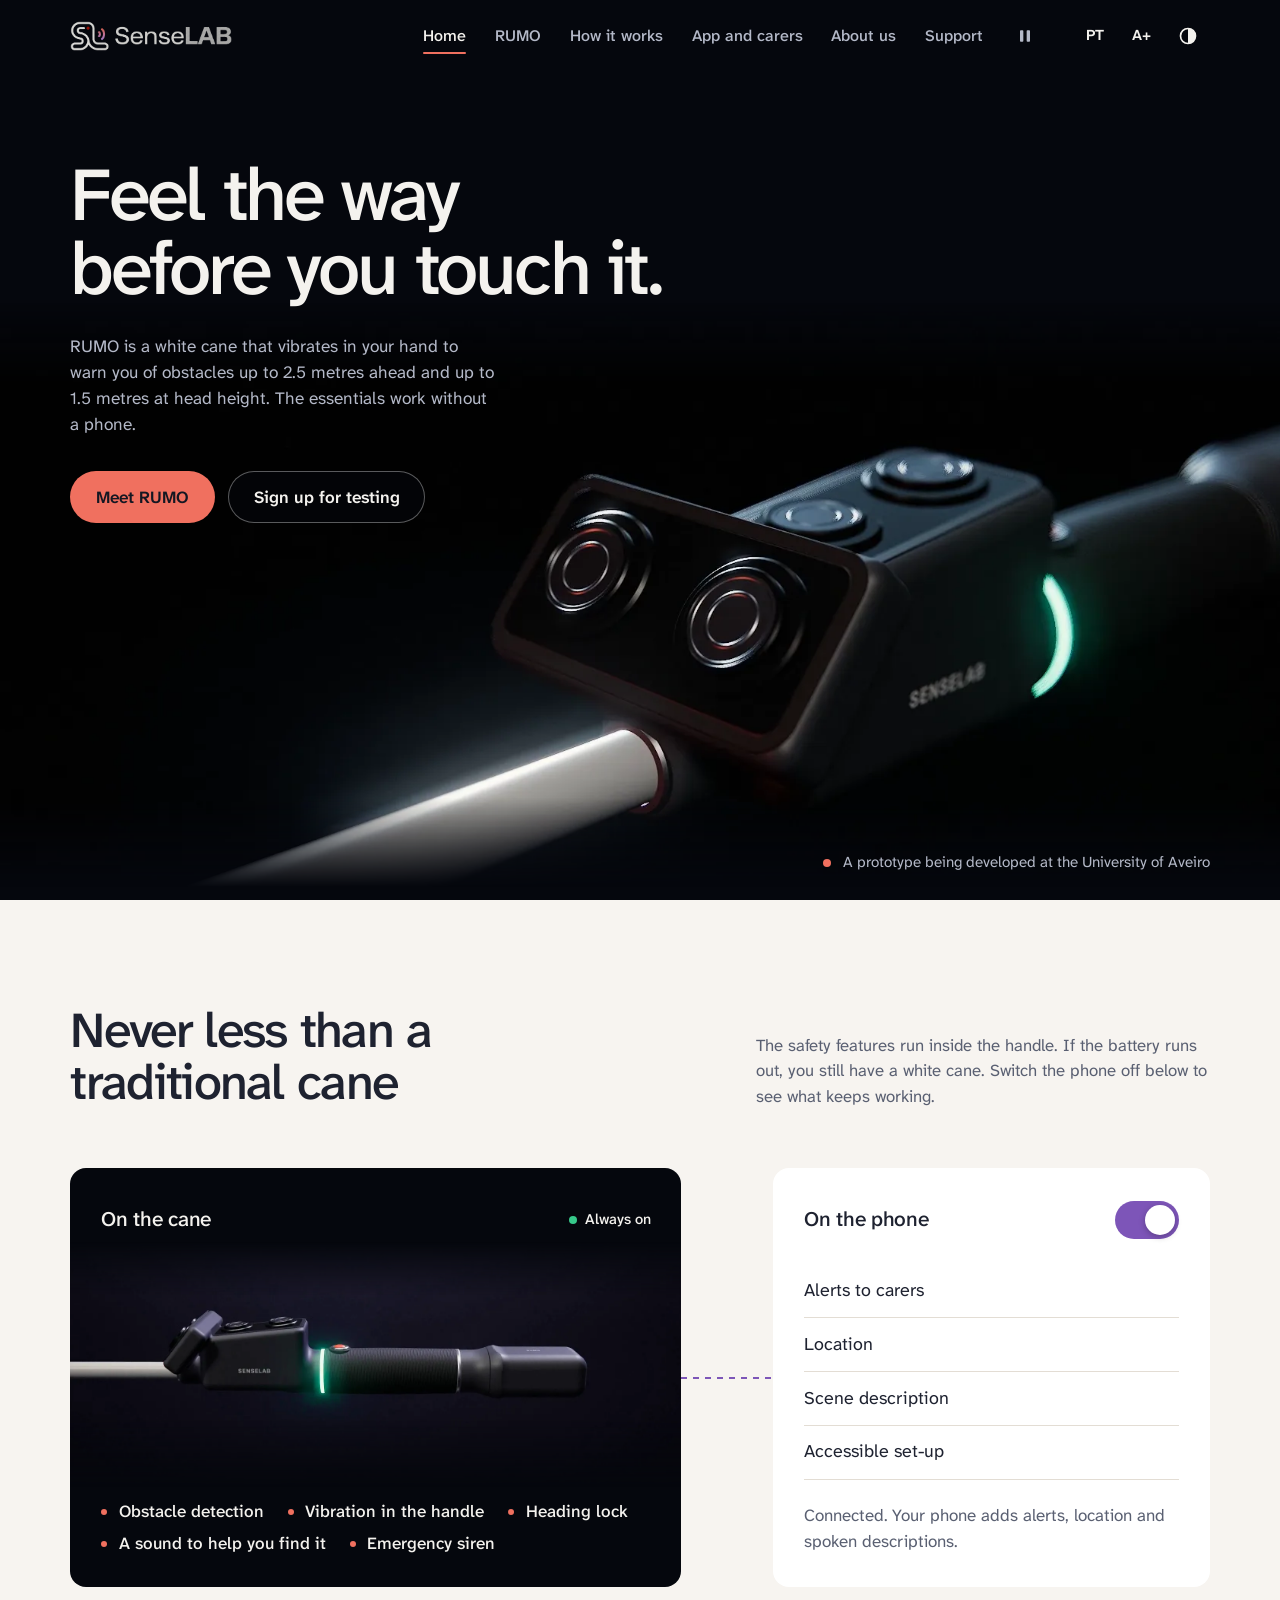
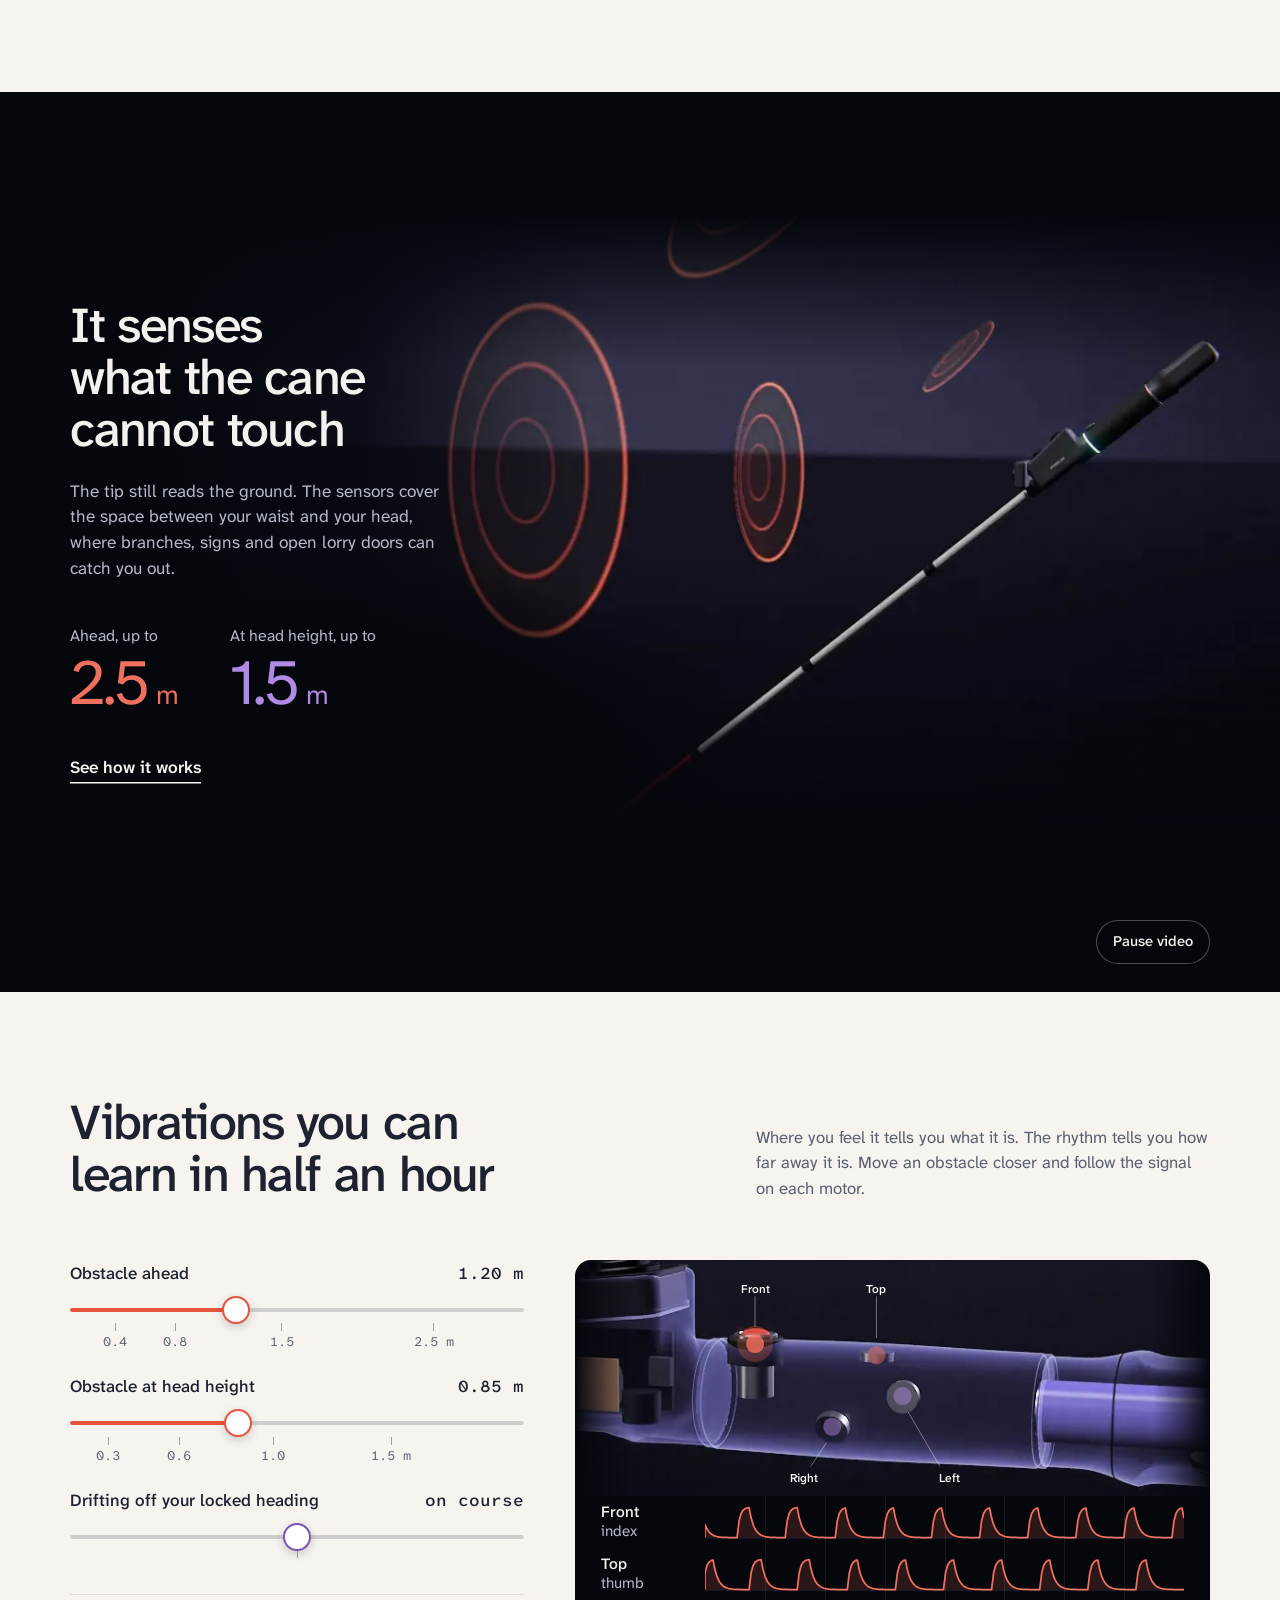
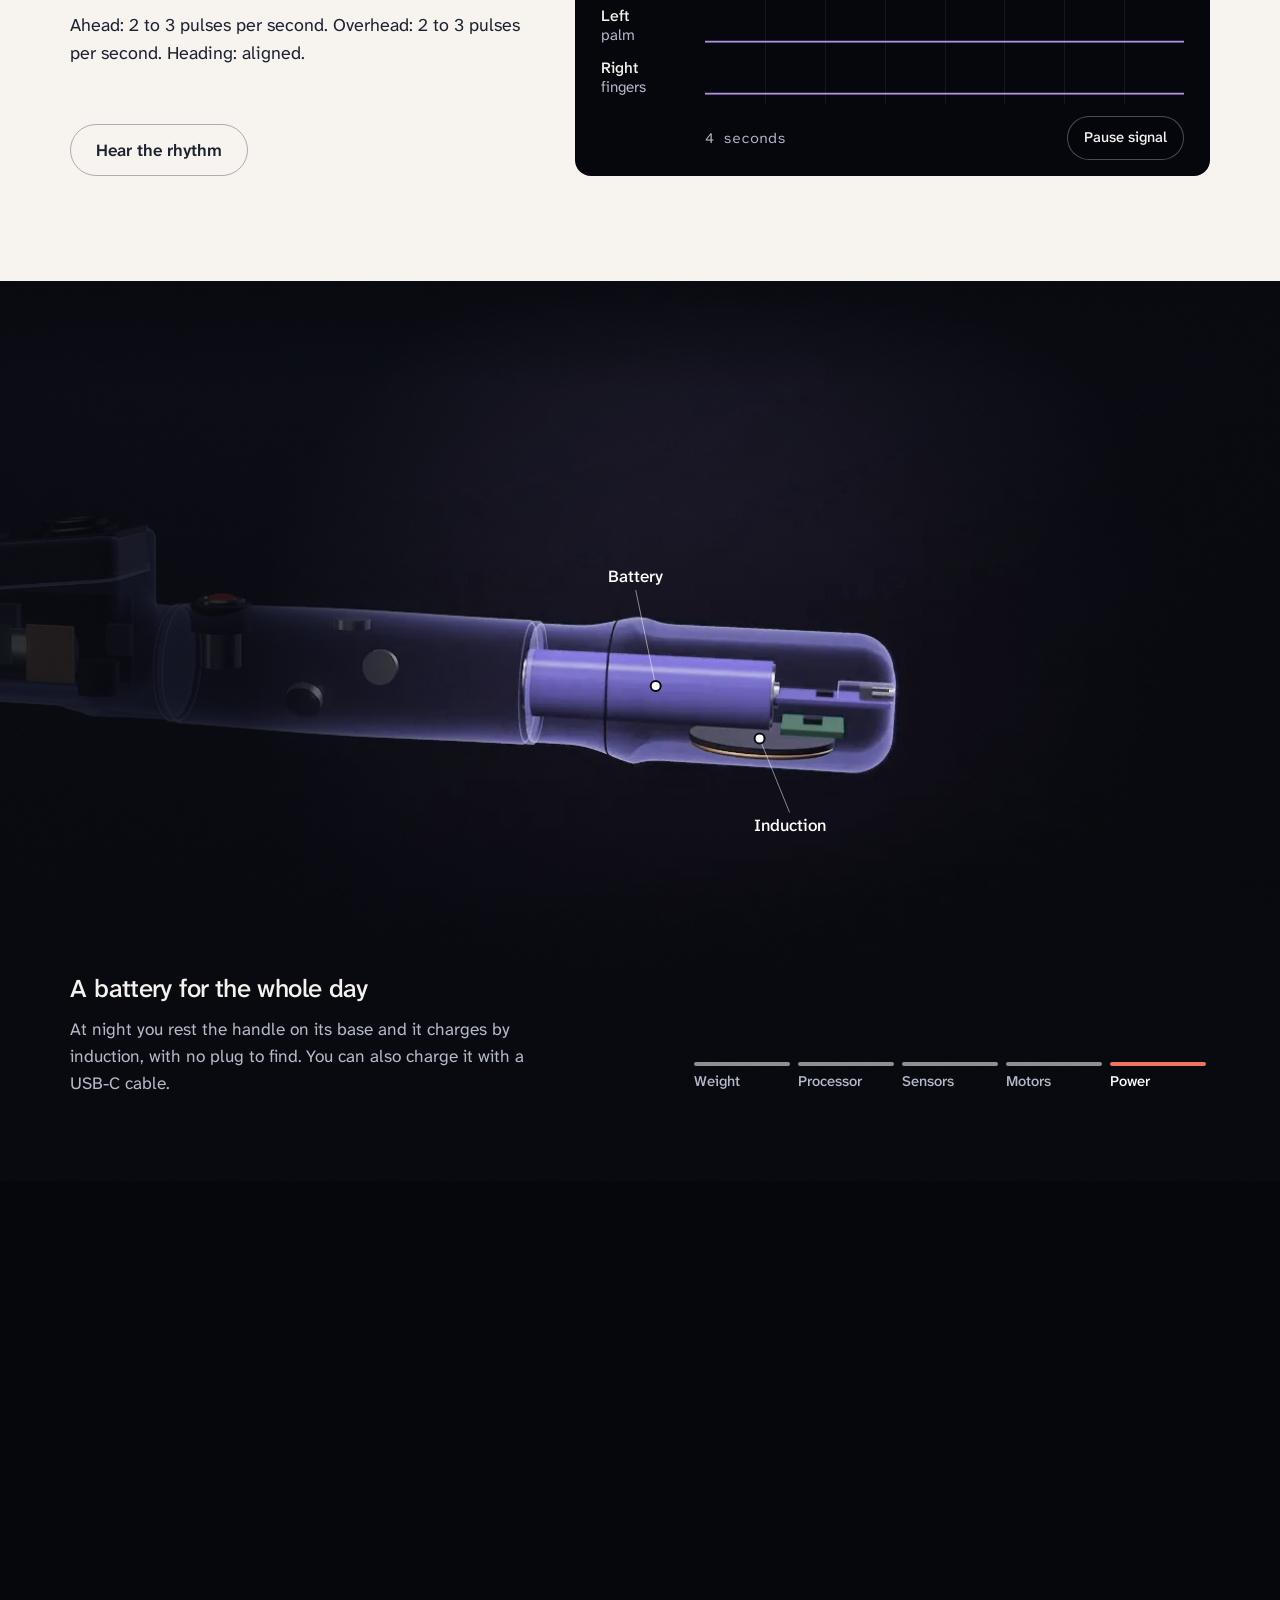
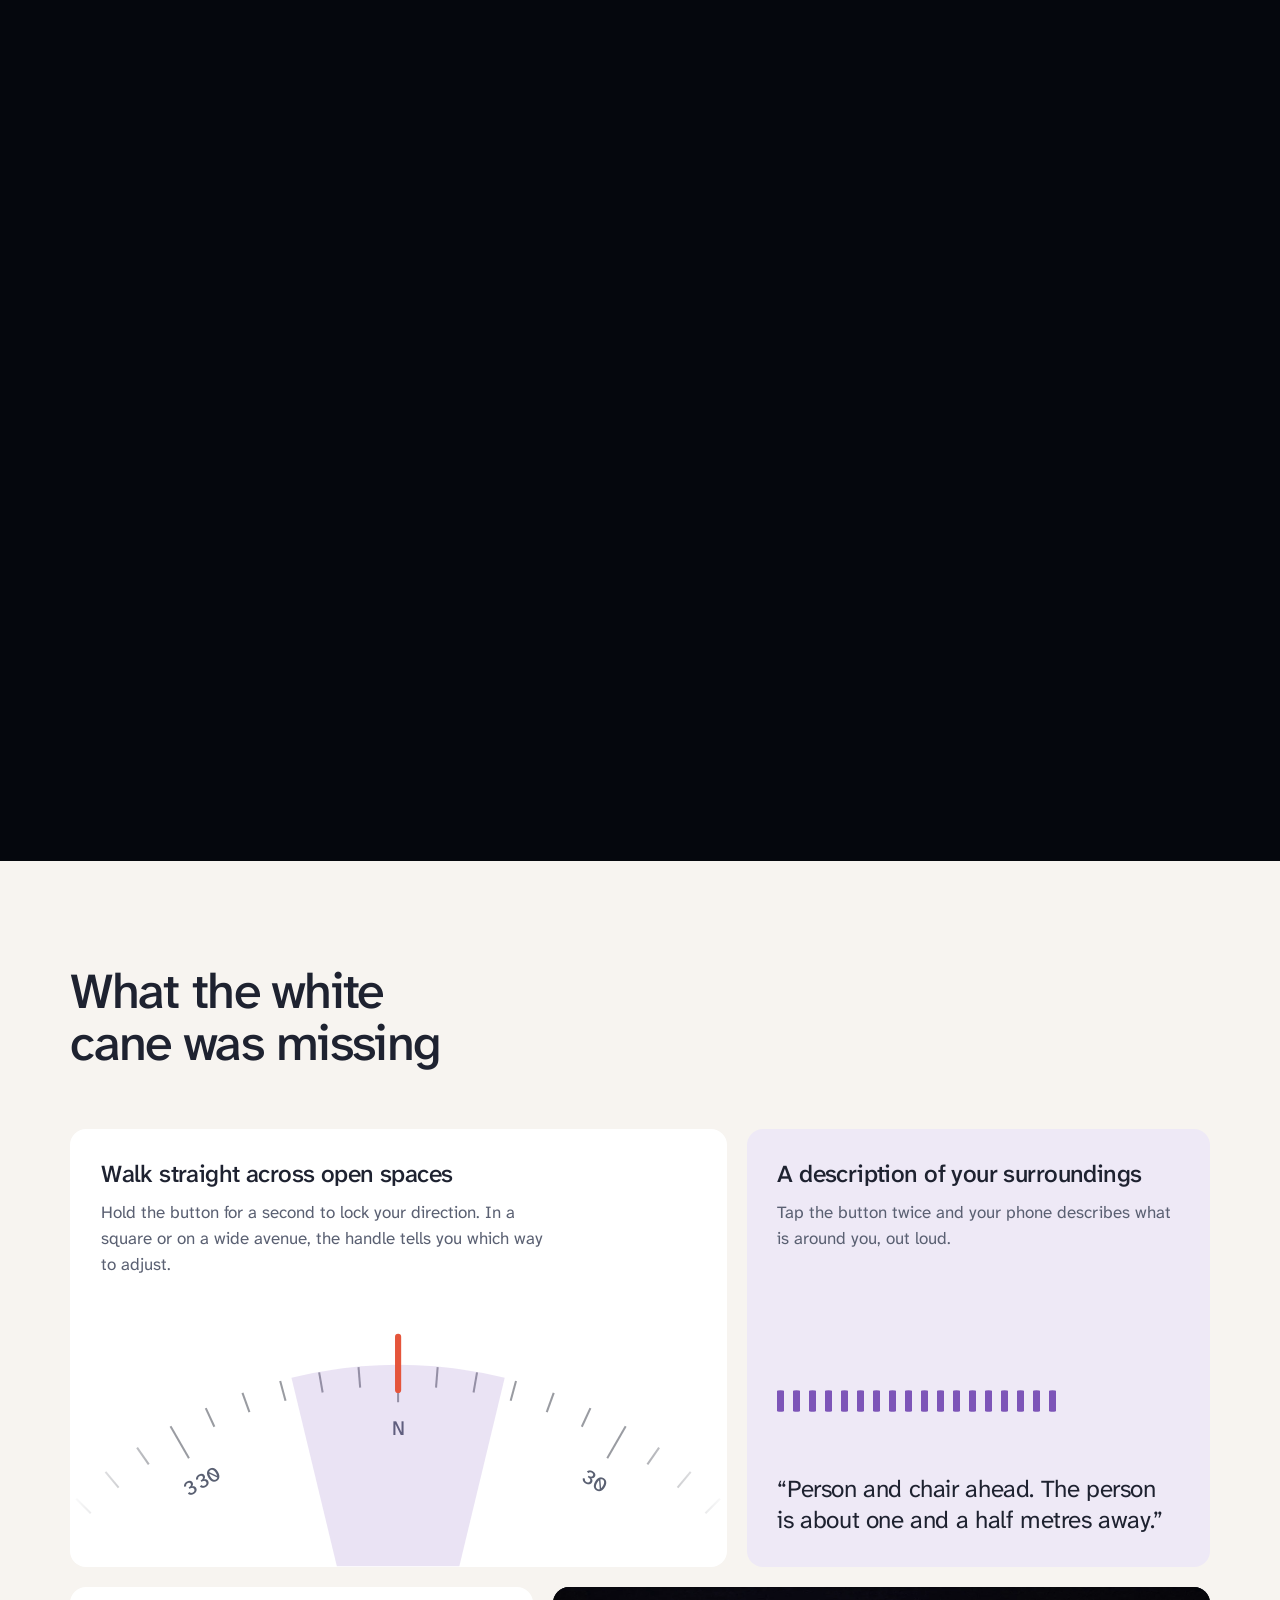
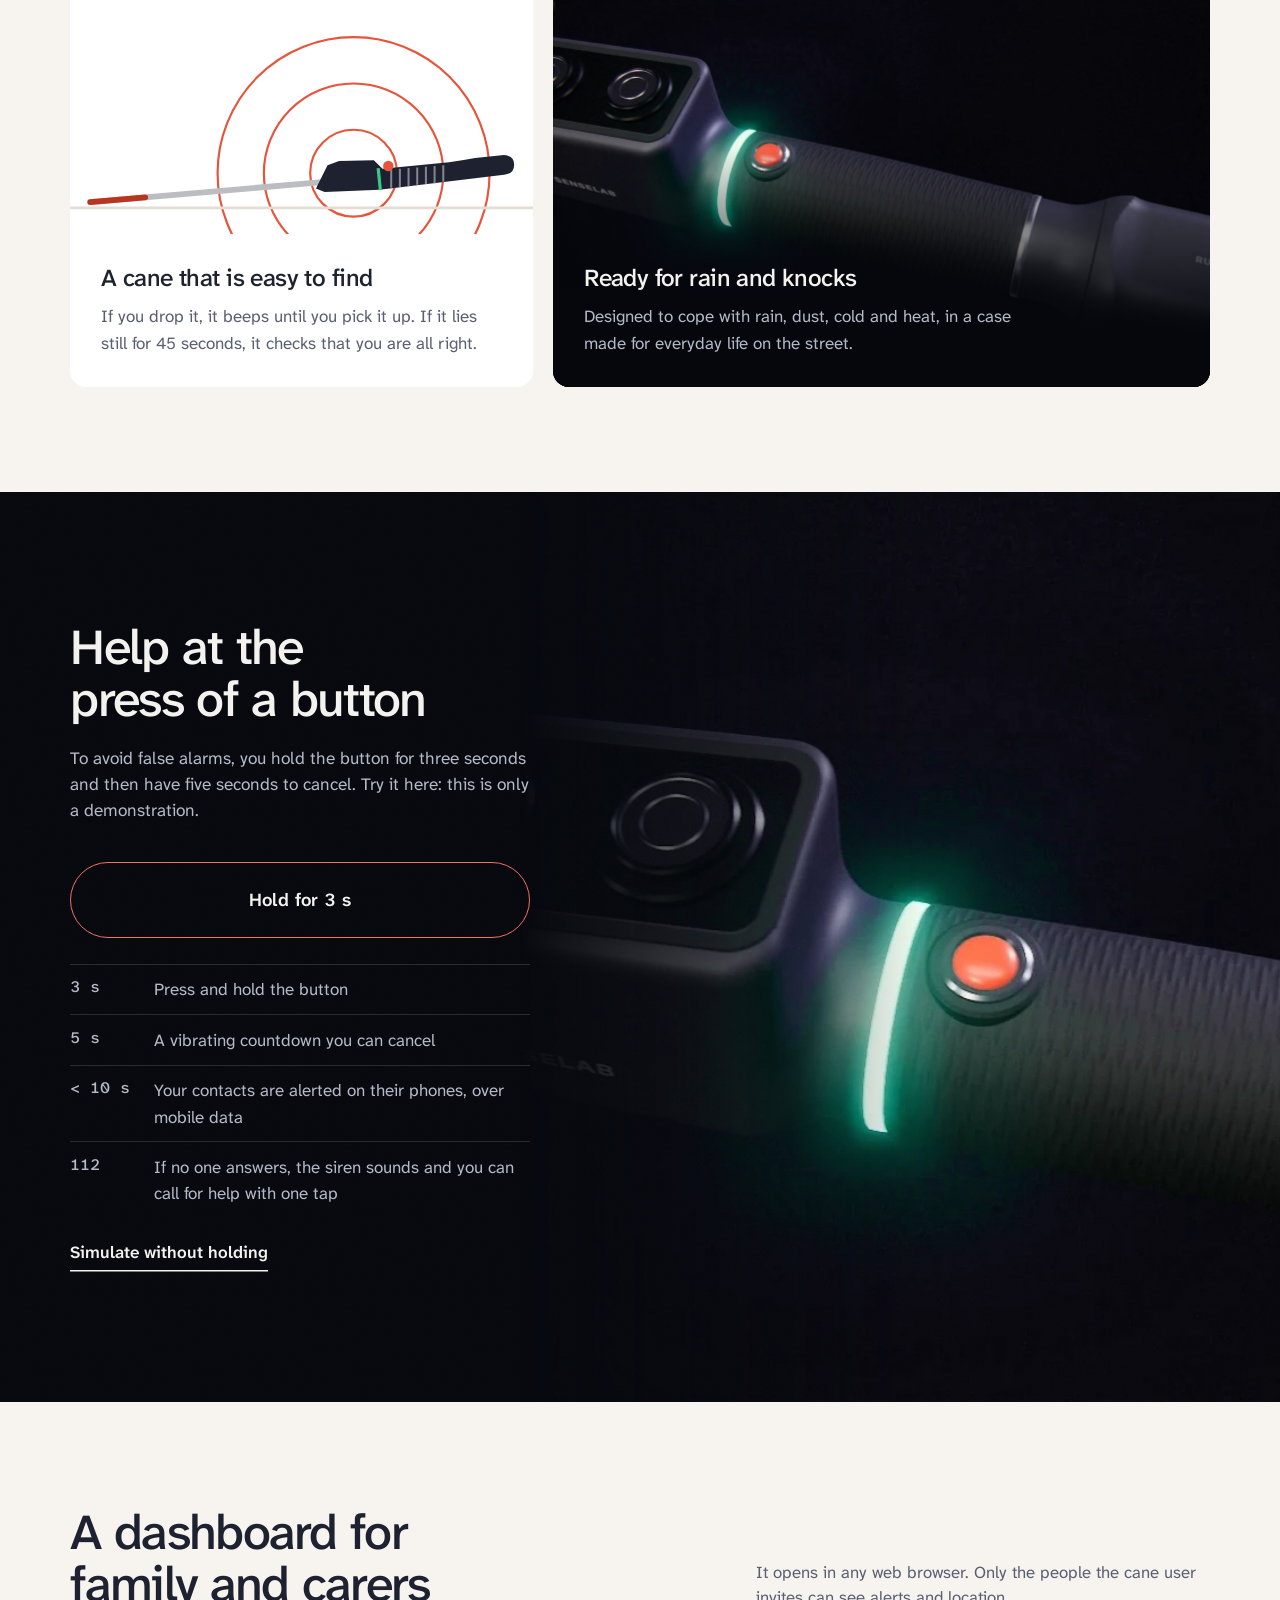
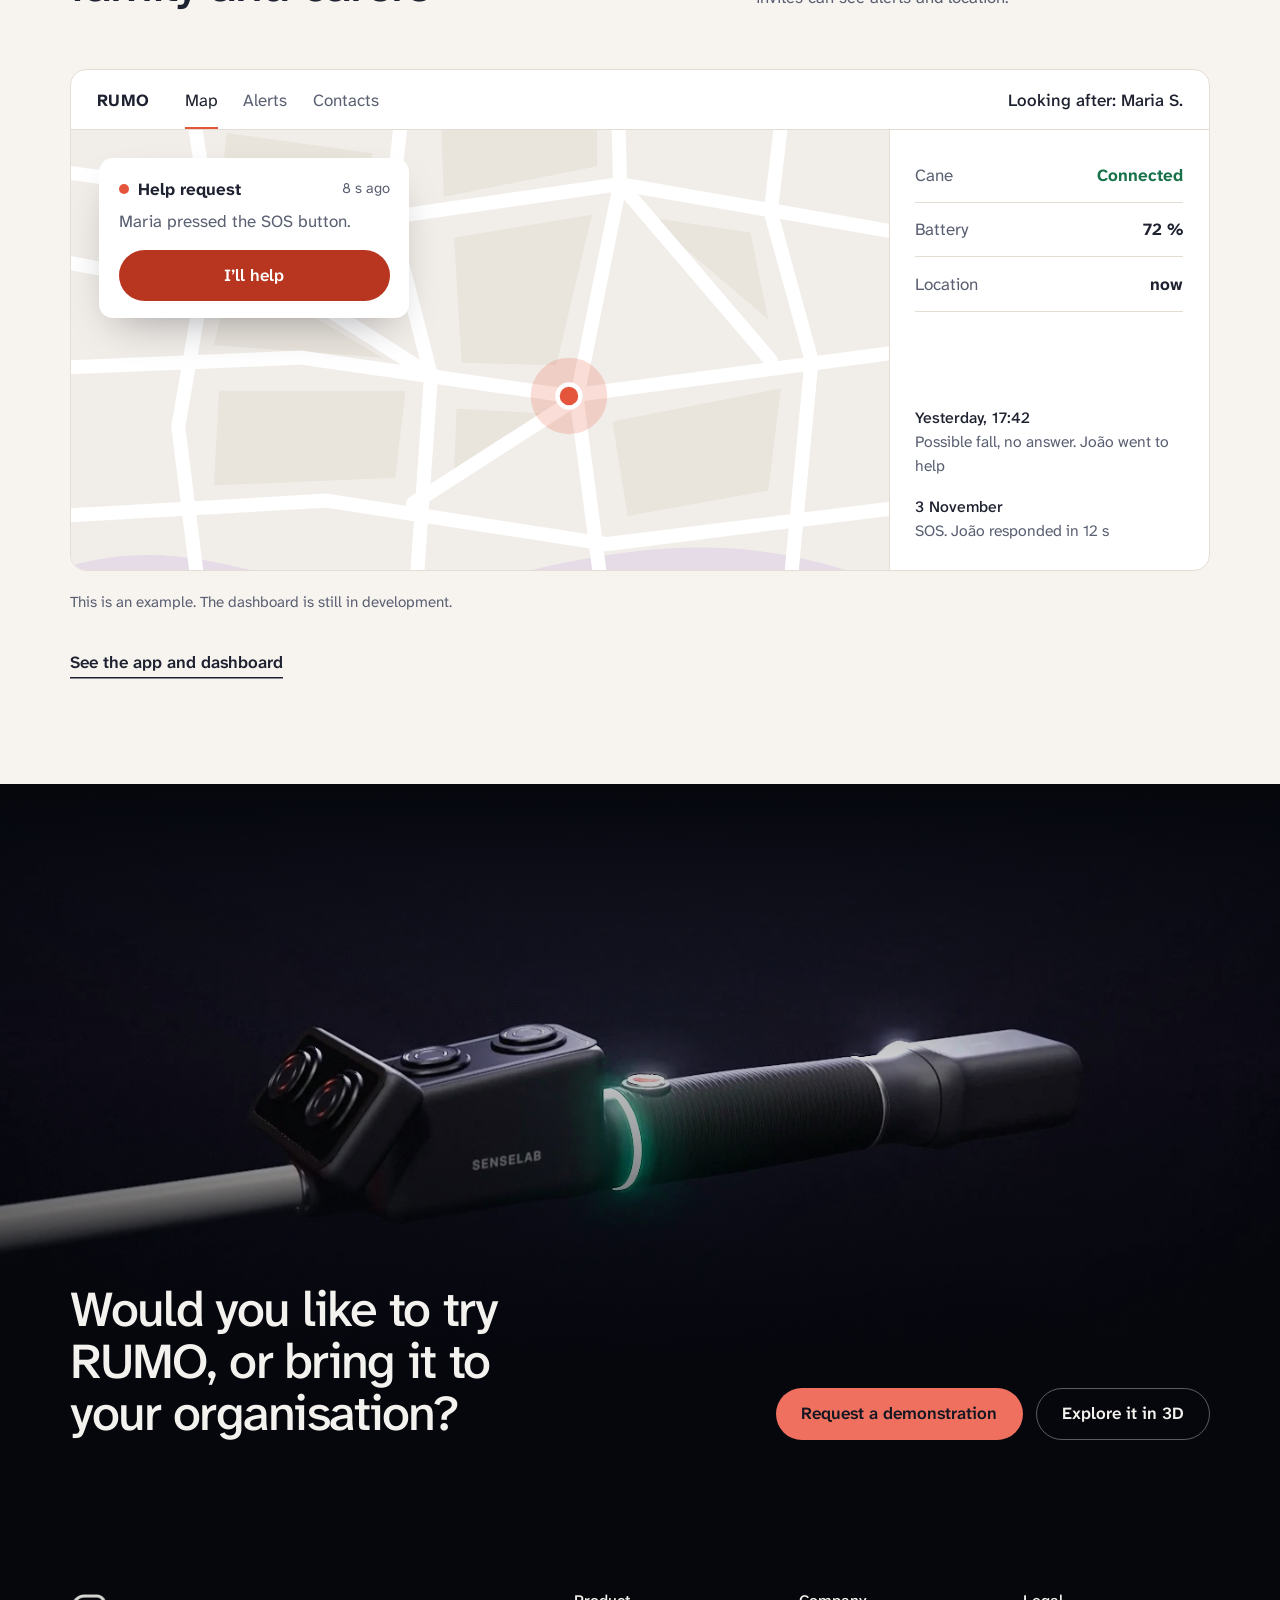
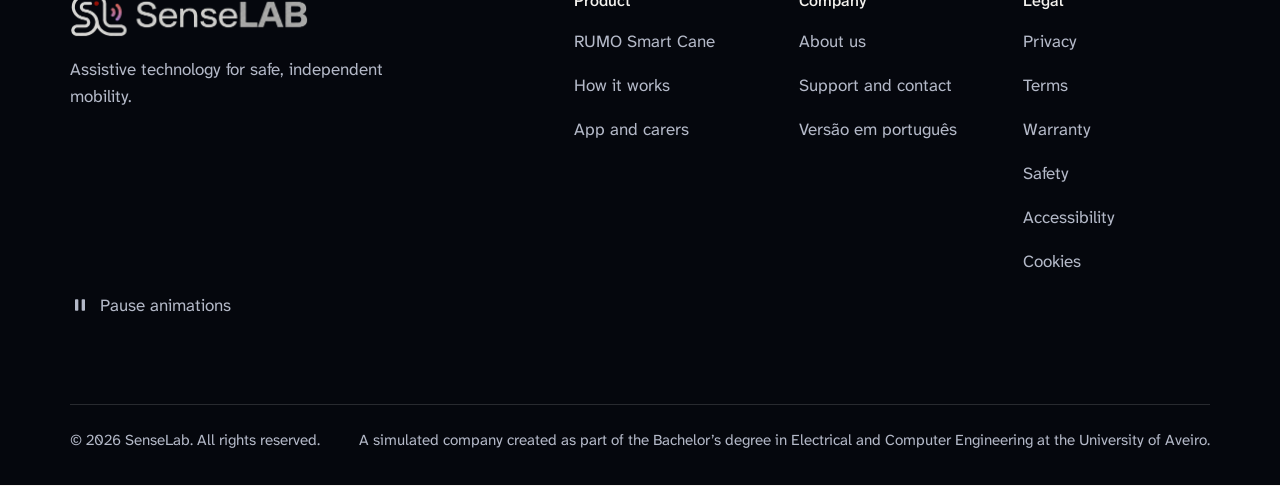
<file: en/index.html>
<!DOCTYPE html>
<html lang="en">
<head>
<meta charset="utf-8">
<meta name="viewport" content="width=device-width, initial-scale=1">
<title>SenseLab · RUMO Smart Cane</title>
<meta name="description" content="SenseLab designs assistive technology for independent mobility. Meet RUMO, a smart white cane that warns you of obstacles ahead and at head height, helps you keep your course and calls for help at the press of a button.">
<meta name="theme-color" content="#141722">
<link rel="canonical" href="https://entermega.github.io/senselab-site/en/">
<link rel="alternate" hreflang="pt-PT" href="https://entermega.github.io/senselab-site/">
<link rel="alternate" hreflang="en" href="https://entermega.github.io/senselab-site/en/">
<link rel="alternate" hreflang="x-default" href="https://entermega.github.io/senselab-site/">
<link rel="icon" type="image/png" sizes="32x32" href="../assets/favicon-32.png">
<link rel="icon" type="image/png" sizes="512x512" href="../assets/icon-512.png">
<link rel="apple-touch-icon" href="../assets/apple-touch-icon.png">
<meta property="og:type" content="website">
<meta property="og:site_name" content="SenseLab">
<meta property="og:locale" content="en_GB">
<meta property="og:locale:alternate" content="pt_PT">
<meta property="og:title" content="RUMO Smart Cane · SenseLab">
<meta property="og:description" content="A white cane with extra senses. It warns you of obstacles ahead and at head height, helps you keep your course and calls for help at the press of a button.">
<meta property="og:url" content="https://entermega.github.io/senselab-site/en/">
<meta property="og:image" content="https://entermega.github.io/senselab-site/assets/og-en.jpg">
<meta property="og:image:width" content="1200">
<meta property="og:image:height" content="630">
<meta property="og:image:alt" content="The RUMO cane handle on a dark background, with the headline ‘Feel the way before you touch it’.">
<meta name="twitter:image" content="https://entermega.github.io/senselab-site/assets/og-en.jpg">
<meta name="twitter:card" content="summary_large_image">
<link rel="preconnect" href="https://fonts.googleapis.com">
<link rel="preconnect" href="https://fonts.gstatic.com" crossorigin>
<link href="https://fonts.googleapis.com/css2?family=Atkinson+Hyperlegible+Mono:wght@400;500&family=Atkinson+Hyperlegible+Next:ital,wght@0,300..700;1,400&display=swap" rel="stylesheet">
<script>if(!/^(#inicio|#conteudo|#vibracoes)?$/.test(location.hash))document.documentElement.setAttribute('data-cold','')</script>
<link rel="stylesheet" href="../assets/style.css?v=edc218ae">
<script>document.documentElement.classList.add('js');try{var t=localStorage.getItem('sl-theme');if(t)document.documentElement.setAttribute('data-theme',t);if(localStorage.getItem('sl-motion')==='1')document.documentElement.classList.add('no-motion')}catch(e){}</script>
<script type="application/ld+json">{"@context":"https://schema.org","@type":"Organization","name":"SenseLab","url":"https://entermega.github.io/senselab-site/","logo":"https://entermega.github.io/senselab-site/assets/icon-512.png","email":"senselabgeral@gmail.com","description":"Assistive technology for independent mobility"}</script>
</head>
<body data-assets="../assets">
<a class="skip" href="#conteudo">Skip to content</a>

<header class="site">
  <div class="bar">
    <a class="brand" href="#inicio" aria-label="SenseLab, home"><img src="../assets/logo-dark.webp" alt="SenseLab" width="480" height="89"></a>
    <nav class="main" id="nav" aria-label="Main">
      <a href="#inicio" data-nav="inicio">Home</a>
      <a href="#rumo" data-nav="rumo">RUMO</a>
      <a href="#como-funciona" data-nav="como-funciona">How it works</a>
      <a href="#app" data-nav="app">App and carers</a>
      <a href="#sobre" data-nav="sobre">About us</a>
      <a href="#suporte" data-nav="suporte">Support</a>
    <button type="button" class="motion-t" id="btn-motion" aria-pressed="false"><svg viewBox="0 0 24 24" aria-hidden="true" focusable="false" fill="currentColor"><g class="pa"><rect x="6" y="5" width="4" height="14" rx="1"/><rect x="14" y="5" width="4" height="14" rx="1"/></g><path class="pl" d="M8 5l11 7-11 7z"/></svg><span>Pause animations</span></button>
    </nav>
    <div class="tools">
      <a class="lang" id="lang" href="../" hreflang="pt-PT" lang="pt-PT" aria-label="Versão em português">PT</a>
      <button type="button" id="btn-size" aria-pressed="false" aria-label="Make text larger">A+</button>
      <button type="button" id="btn-theme" aria-pressed="false" aria-label="Switch to dark theme"><svg width="20" height="20" viewBox="0 0 24 24" aria-hidden="true" focusable="false"><circle cx="12" cy="12" r="9" fill="none" stroke="currentColor" stroke-width="2"/><path d="M12 3a9 9 0 010 18z" fill="currentColor"/></svg></button>
      <button type="button" id="btn-menu" aria-expanded="false" aria-controls="nav" aria-label="Menu"><svg width="20" height="20" viewBox="0 0 24 24" aria-hidden="true" focusable="false"><path d="M4 7h16" stroke="currentColor" stroke-width="2.2" stroke-linecap="round"/><path d="M4 12h16" stroke="currentColor" stroke-width="2.2" stroke-linecap="round"/><path d="M4 17h16" stroke="currentColor" stroke-width="2.2" stroke-linecap="round"/></svg></button>
    </div>
  </div>
</header>

<main id="conteudo" tabindex="-1">
<div class="view on" data-view="inicio">

  <section class="hero night" aria-labelledby="h-hero">
    <div class="hero-film" aria-hidden="true">
      <video id="hero-video" muted playsinline preload="none" width="1600" height="668" data-hero="../assets/film/hero.mp4"></video>
    </div>
    <div class="wrap hero-copy">
      <h1 id="h-hero"><span class="ln">Feel the way</span> <span class="ln">before you touch it.</span></h1>
      <p class="lede">RUMO is a white cane that vibrates in your hand to warn you of obstacles up to 2.5 metres ahead and up to 1.5 metres at head height. The essentials work without a phone.</p>
      <div class="cta">
        <a class="btn primary" href="#rumo">Meet RUMO</a>
        <a class="btn ghost" href="#contacto-testes">Sign up for testing</a>
      </div>
    </div>
    <p class="wrap hero-foot"><span class="dot" aria-hidden="true"></span>A prototype being developed at the University of Aveiro</p>
  </section>

  <section class="principle" aria-labelledby="h-princ">
    <div class="wrap">
      <div class="head2">
        <h2 id="h-princ">Never less than a traditional cane</h2>
        <p class="lede">The safety features run inside the handle. If the battery runs out, you still have a white cane. Switch the phone off below to see what keeps working.</p>
      </div>
      <div class="link-demo" id="link-demo" data-on="true">
        <div class="unit unit-cane">
          <div class="unit-top"><h3>On the cane</h3><span class="state ok">Always on</span></div>
          <div class="unit-img"><img src="../assets/film/x/36.webp" width="1600" height="668" alt="" loading="lazy" decoding="async"><i class="pulse3" aria-hidden="true"></i></div>
          <ul class="caps">
            <li>Obstacle detection</li><li>Vibration in the handle</li><li>Heading lock</li><li>A sound to help you find it</li><li>Emergency siren</li>
          </ul>
        </div>
        <div class="wire" aria-hidden="true"></div>
        <div class="unit unit-phone">
          <div class="unit-top"><h3 id="sw-l">On the phone</h3>
            <button type="button" class="switch" id="sw-phone" role="switch" aria-checked="true" aria-labelledby="sw-l"><i aria-hidden="true"></i></button></div>
          <ul class="caps">
            <li><span>Alerts to carers</span></li><li><span>Location</span></li><li><span>Scene description</span></li><li><span>Accessible set-up</span></li>
          </ul>
          <p class="unit-msg" id="sw-msg" role="status">Connected. Your phone adds alerts, location and spoken descriptions.</p>
        </div>
      </div>
    </div>
  </section>

  <section class="waves night" aria-labelledby="h-waves">
    <div class="waves-film" aria-hidden="true"><video id="waves-video" muted playsinline loop preload="none" data-poster="../assets/film/waves.webp" width="1600" height="668" data-src="../assets/film/waves.mp4"></video></div>
    <div class="wrap waves-copy">
      <h2 id="h-waves">It senses what the cane cannot touch</h2>
      <p class="lede">The tip still reads the ground. The sensors cover the space between your waist and your head, where branches, signs and open lorry doors can catch you out.</p>
      <dl class="ranges">
        <div><dt>Ahead, up to</dt><dd>2.5<small> m</small></dd></div>
        <div><dt>At head height, up to</dt><dd>1.5<small> m</small></dd></div>
      </dl>
      <a class="more" href="#como-funciona">See how it works</a>
    </div>
    <button type="button" class="mini vid-pause" data-video="waves-video">Pause video</button>
  </section>

  <section class="lab" aria-labelledby="h-lab">
    <div class="wrap">
      <div class="head2">
        <h2 id="h-lab">Vibrations you can learn in half an hour</h2>
        <p class="lede">Where you feel it tells you what it is. The rhythm tells you how far away it is. Move an obstacle closer and follow the signal on each motor.</p>
      </div>
      <div class="lab-grid">
        <div class="lab-ctl">
          <div class="ctrl"><label for="d-front">Obstacle ahead</label><output id="o-front" for="d-front"></output><input type="range" id="d-front" min="20" max="300" value="120" step="5"><div class="zones" aria-hidden="true" style="--a:7.1%;--b:21.4%;--c:46.4%;--d:82.1%"><span style="left:7.1%">0.4</span><span style="left:21.4%">0.8</span><span style="left:46.4%">1.5</span><span style="left:82.1%">2.5 m</span></div></div>
          <div class="ctrl"><label for="d-top">Obstacle at head height</label><output id="o-top" for="d-top"></output><input type="range" id="d-top" min="20" max="200" value="85" step="5"><div class="zones" aria-hidden="true" style="--a:5.5%;--b:22.2%;--c:44.4%;--d:72.2%"><span style="left:5.5%">0.3</span><span style="left:22.2%">0.6</span><span style="left:44.4%">1.0</span><span style="left:72.2%">1.5 m</span></div></div>
          <div class="ctrl"><label for="d-head">Drifting off your locked heading</label><output id="o-head" for="d-head"></output><input type="range" id="d-head" min="-40" max="40" value="0" step="1"><div class="zones mid" aria-hidden="true"></div></div>
          <p class="readout" id="readout" role="status"></p>
          <div class="lab-acts"><button type="button" class="btn line" id="listen" aria-pressed="false">Hear the rhythm</button><button type="button" class="btn line" id="feel" hidden>Feel it on this phone</button></div>
        </div>
        <div class="scope">
          <svg class="scope-hand" viewBox="560 214 480 208" preserveAspectRatio="xMidYMid meet" role="img" aria-label="Position of the four motors in the handle">
            <image data-href="../assets/film/x/65.webp" width="1600" height="668"/>
            <g class="mot" id="m-front"><circle class="halo" cx="679" cy="288" r="15"/><circle class="core" cx="679" cy="288" r="8"/><path d="M679 273V246"/><text x="679" y="243" text-anchor="middle">Front</text></g>
            <g class="mot" id="m-top"><circle class="halo" cx="786" cy="298" r="15"/><circle class="core" cx="786" cy="298" r="8"/><path d="M786 283V246"/><text x="786" y="243" text-anchor="middle">Top</text></g>
            <g class="mot v" id="m-left"><circle class="halo" cx="809" cy="334" r="15"/><circle class="core" cx="809" cy="334" r="8"/><path d="M814 348L842 396"/><text x="850" y="410" text-anchor="middle">Left</text></g>
            <g class="mot v" id="m-right"><circle class="halo" cx="747" cy="361" r="15"/><circle class="core" cx="747" cy="361" r="8"/><path d="M742 375L728 396"/><text x="722" y="410" text-anchor="middle">Right</text></g>
          </svg>
          <div class="scope-screen">
            <canvas id="scope-c" aria-hidden="true"></canvas>
            <div class="lanes" aria-hidden="true"><span>Front<small>index</small></span><span>Top<small>thumb</small></span><span>Left<small>palm</small></span><span>Right<small>fingers</small></span></div>
          </div>
          <div class="scope-foot"><span aria-hidden="true">4 seconds</span><button type="button" class="mini" id="scope-pause">Pause signal</button></div>
        </div>
      </div>
    </div>
  </section>

  <section class="scrub night" id="scrub" aria-labelledby="h-scrub">
    <div class="scrub-pin">
      <canvas id="scrub-c" width="1600" height="668" role="img" aria-label="The RUMO handle turns and becomes transparent, showing the sensors, the processor, the four vibration motors and the battery."></canvas>
      <svg class="scrub-mark" id="scrub-mark" aria-hidden="true"></svg>
      <div class="wrap scrub-ui">
        <h2 id="h-scrub" class="scrub-h">Everything inside one handle</h2>
        <ol class="chapters" id="chapters">
          <li class="on"><h3>Light, with the weight near your hand</h3><p>A cane sweeps from side to side all day, so we keep the handle light and put the weight where it will not tire your wrist.</p></li>
          <li><h3>Decisions made in the handle</h3><p>The processor reads the sensors many times a second and decides on the spot, with no network needed. The aim is for you to feel a warning almost as soon as an obstacle appears.</p></li>
          <li><h3>Two ultrasonic sensors</h3><p>One faces straight ahead and the other looks upwards. Their wide beam is well suited to railings, poles and glass doors, and sunlight does not affect it.</p></li>
          <li><h3>Four motors, four parts of the hand</h3><p>Thumb, index finger, palm and fingertips. Each motor has one meaning, so your hand quickly learns to read them.</p></li>
          <li><h3>A battery for the whole day</h3><p>At night you rest the handle on its base and it charges by induction, with no plug to find. You can also charge it with a USB-C cable.</p></li>
        </ol>
        <div class="ticks" id="ticks" role="group" aria-label="Parts of the handle"></div>
      </div>
    </div>
  </section>

  <section class="kit" aria-labelledby="h-kit">
    <div class="wrap">
      <h2 id="h-kit">What the white cane was missing</h2>
      <div class="bento">
        <article class="tile t-compass">
          <div class="t-copy"><h3>Walk straight across open spaces</h3><p>Hold the button for a second to lock your direction. In a square or on a wide avenue, the handle tells you which way to adjust.</p></div>
          <svg class="dial" viewBox="0 0 320 126" aria-hidden="true"><defs><clipPath id="dc"><rect width="320" height="126"/></clipPath></defs><g clip-path="url(#dc)"><g class="dial-r" id="dial-r"></g><path class="dial-w" d="M160 250L108 34A222 222 0 0 1 212 34Z"/><path class="dial-n" d="M160 14V40"/><circle cx="160" cy="120" r="0" class="dial-d"/></g></svg>
        </article>
        <article class="tile t-voice">
          <div class="t-copy"><h3>A description of your surroundings</h3><p>Tap the button twice and your phone describes what is around you, out loud.</p></div>
          <div class="say" aria-hidden="true"><div class="eq"><i></i><i></i><i></i><i></i><i></i><i></i><i></i><i></i><i></i><i></i><i></i><i></i><i></i><i></i><i></i><i></i><i></i><i></i></div><p>“Person and chair ahead. The person is about one and a half metres away.”</p></div>
        </article>
        <article class="tile t-drop">
          <svg class="beacon" viewBox="0 0 320 170" aria-hidden="true"><g class="rings"><circle cx="196" cy="128" r="30"/><circle cx="196" cy="128" r="62"/><circle cx="196" cy="128" r="94"/></g><path class="cane-l" d="M14 148L176 134"/><path class="cane-t" d="M14 148L52 144.7"/><path class="cane-b" d="M170 138.5L178 122.5L186 119.5L210 119L216 125L262 120.5Q272 119 280 117.5L300 115.5Q307 116 307 122Q307 128.5 300 129L214 139.5L176 141Z"/><path class="cane-r" d="M213 124.5L214.5 139.500"/><path class="cane-g" d="M222 125.5V138M228 125V137.500M234 124.5V137M240 124V136M246 123.5V135.500M252 123V135M258 122.5V134"/><circle cx="220" cy="123" r="3.600" class="dial-d"/><path class="floor" d="M0 152H320"/></svg>
          <div class="t-copy"><h3>A cane that is easy to find</h3><p>If you drop it, it beeps until you pick it up. If it lies still for 45 seconds, it checks that you are all right.</p></div>
        </article>
        <article class="tile t-charge">
          <div class="t-img"><img src="../assets/film/grip.webp" width="1600" height="668" alt="" loading="lazy" decoding="async"></div>
          <div class="t-copy"><h3>Ready for rain and knocks</h3><p>Designed to cope with rain, dust, cold and heat, in a case made for everyday life on the street.</p></div>
        </article>
      </div>
    </div>
  </section>

  <section class="sos night" aria-labelledby="h-sosh">
    <img class="sos-img" src="../assets/film/button.webp" width="1600" height="668" alt="" loading="lazy" decoding="async">
    <div class="wrap sos-in">
      <div class="sos-copy">
        <h2 id="h-sosh">Help at the press of a button</h2>
        <p class="lede">To avoid false alarms, you hold the button for three seconds and then have five seconds to cancel. Try it here: this is only a demonstration.</p>
      </div>
      <div class="sos-demo" id="sos-demo" data-s="idle">
        <button type="button" class="hold" id="hold"><span class="hold-t" id="hold-t">Hold for 3 s</span><span class="hold-fill" aria-hidden="true"><span class="hold-t" id="hold-t2">Hold for 3 s</span></span></button>
        <ol class="sos-steps" id="sos-steps"><li><b>3 s</b>Press and hold the button</li><li><b>5 s</b>A vibrating countdown you can cancel</li><li><b>&lt; 10 s</b>Your contacts are alerted on their phones, over mobile data</li><li><b>112</b>If no one answers, the siren sounds and you can call for help with one tap</li></ol>
        <button type="button" class="more" id="sos-auto">Simulate without holding</button>
        <p class="sr" id="sos-live" role="status"></p>
      </div>
    </div>
  </section>

  <section class="care" aria-labelledby="h-care">
    <div class="wrap">
      <div class="head2">
        <h2 id="h-care">A dashboard for family and carers</h2>
        <p class="lede">It opens in any web browser. Only the people the cane user invites can see alerts and location.</p>
      </div>
      <div class="dash" role="img" aria-label="Example of the carer dashboard. Maria sent a help request 8 seconds ago, with an ‘I’ll help’ button. A map shows her last location. The cane is connected and the battery is at 72 per cent. History: yesterday, a possible fall with no answer, and João went to help; on 3 November, an SOS that João answered in 12 seconds."><div class="dash-in" aria-hidden="true">
  <div class="dash-bar"><b>RUMO</b><span class="d-tab on">Map</span><span class="d-tab">Alerts</span><span class="d-tab">Contacts</span><span class="d-user">Looking after: Maria S.</span></div>
  <div class="dash-map"><svg class="map" viewBox="0 0 640 400" preserveAspectRatio="xMidYMid slice" aria-hidden="true"><g class="m-b"><path d="M122 30L236 46L232 80L118 66Z"/><path d="M290 24L412 14L412 56L292 80Z"/><path d="M126 136L244 206L112 196Z"/><path d="M300 112L408 94L380 212L306 210Z"/><path d="M452 96L532 108L546 176Z"/><path d="M116 232L262 232L254 300L112 306Z"/><path d="M424 256L556 230L546 310L436 330Z"/><path d="M302 246L376 250L300 296Z"/></g><path class="m-w" d="M-10 372C120 330 180 420 330 380S560 350 660 392V420H-10Z"/><g class="m-s"><path d="M-10 60L250 96L430 70L660 110"/><path d="M-10 214L180 206L390 236L660 200"/><path d="M-10 330L200 318L420 352L660 322"/><path d="M92 -10L110 110L84 260L104 420"/><path d="M262 -10L250 96L282 220L268 420"/><path d="M428 -10L430 70L396 238L420 420"/><path d="M560 -10L548 92L580 208L560 420"/><path d="M110 110L282 220"/><path d="M430 70L548 208"/><path d="M-10 130L96 150"/><path d="M268 320L396 238"/></g><g class="m-p"><circle class="m-h" cx="390" cy="236" r="30"/><circle class="m-d" cx="390" cy="236" r="9"/></g></svg><div class="d-alert"><div class="d-a1"><i></i><b>Help request</b><span>8 s ago</span></div><p>Maria pressed the SOS button.</p><div class="d-ack">I’ll help</div></div></div>
  <div class="dash-side">
    <div class="d-st"><span>Cane</span><b class="ok">Connected</b></div><div class="d-st"><span>Battery</span><b>72 %</b></div><div class="d-st"><span>Location</span><b>now</b></div>
    <div class="d-hist"><p><b>Yesterday, 17:42</b>Possible fall, no answer. João went to help</p><p><b>3 November</b>SOS. João responded in 12 s</p></div>
  </div></div></div>
      <p class="note">This is an example. The dashboard is still in development.</p>
      <p class="care-more"><a class="more" href="#app">See the app and dashboard</a></p>
    </div>
  </section>

  <section class="closing night" data-l="Would you like to try RUMO, or bring it to your organisation?"><img class="closing-img" src="../assets/film/end.webp" width="1600" height="668" alt="" loading="lazy" decoding="async"><div class="wrap"><h2>Would you like to try RUMO, or bring it to your organisation?</h2><div class="cta"><a class="btn primary" href="#contacto-instituicao">Request a demonstration</a><a class="btn ghost" href="#rumo">Explore it in 3D</a></div></div></section>
</div>
<div class="view" data-view="rumo">
  <div class="pagehead night "><img class="ph-img" src="../assets/film/rumo.webp" width="1600" height="668" alt="" decoding="async" loading="lazy"><div class="wrap"><h1>RUMO Smart Cane</h1><p class="lede">A complete white cane, with all the electronics in a light, balanced handle. The name says what it is for: <i lang="pt-PT">rumo</i> is Portuguese for ‘course’, and RUMO helps you keep yours.</p></div></div>

  <section aria-labelledby="h-3d">
    <div class="wrap">
      <div class="head2"><h2 id="h-3d">Outside and inside</h2><p class="muted prose">Turn the model, choose a point to find out what it does, or switch to the inside view to see the electronics in the handle.</p></div>
      <div class="explorer">
        <div class="viewer" id="viewer">
          <div class="modes" role="group" aria-label="Model view">
            <button type="button" id="mode-ext" aria-pressed="true">Outside</button>
            <button type="button" id="mode-int" aria-pressed="false">Inside</button>
            <button type="button" id="mode-full" aria-pressed="false">Whole cane</button>
          </div>
          <div class="three" id="mv" role="img" aria-label="Interactive 3D model of the RUMO handle. Use the list of parts to explore it."><div class="hs-layer" id="hs-layer"></div></div>
          <p class="vhint" aria-hidden="true">Drag to rotate</p>
          <div class="camctl" role="group" aria-label="Camera controls">
            <button type="button" id="cam-left" aria-label="Rotate left">⟲</button>
            <button type="button" id="cam-right" aria-label="Rotate right">⟳</button>
            <button type="button" id="cam-out" aria-label="Zoom out">−</button>
            <button type="button" id="cam-in" aria-label="Zoom in">+</button>
          </div>
        </div>
        <aside class="panel">
          <div id="part-info" aria-live="polite">
            <p class="k" id="part-k">Overview</p>
            <h3 id="part-t">The RUMO handle</h3>
            <p class="muted" id="part-d">A tough shell with a soft grip. The sensors sit at the front and the battery runs along the handle, close to your hand, so it does not tire your wrist. Choose a part to find out more.</p>
          </div>
          <ul class="parts" id="parts" aria-label="Parts"></ul>
        </aside>
      </div>
      <div class="fig-head"><h3>Inside the handle</h3></div><figure class="dgm "><svg viewBox="230 40 1100 560" role="img" aria-label="The RUMO handle seen through a transparent shell, with its parts labelled. At the front are two ultrasonic sensors, one facing ahead and one facing upwards, with the processor, the compass and the fall sensor below. In the middle are the button under the thumb, the buzzer and the four vibration motors: top, at the thumb; front, at the index finger; right, under the fingertips; and left, in the palm. At the back are the battery, which runs along the handle, the USB-C port and the induction charging coil underneath."><image data-href="../assets/film/x/65.webp" width="1600" height="668"/><path class="ld" d="M366 250V112H330V108"/><circle class="pt" cx="366" cy="250" r="6"/><text class="num" x="366" y="260" text-anchor="middle">1</text><g class="lb"><text x="330" y="78" text-anchor="middle">Front sensor</text><text class="s" x="330" y="102" text-anchor="middle">ultrasonic</text></g><path class="ld" d="M512 226V112H520V108"/><circle class="pt" cx="512" cy="226" r="6"/><text class="num" x="512" y="236" text-anchor="middle">2</text><g class="lb"><text x="520" y="78" text-anchor="middle">Top sensor</text><text class="s" x="520" y="102" text-anchor="middle">ultrasonic</text></g><path class="ld" d="M679 284V112H700V108"/><circle class="pt" cx="679" cy="284" r="6"/><text class="num" x="679" y="294" text-anchor="middle">3</text><g class="lb"><text x="700" y="78" text-anchor="middle">Button</text><text class="s" x="700" y="102" text-anchor="middle">under the thumb</text></g><path class="ld" d="M786 298V112H880V108"/><circle class="pt v" cx="786" cy="298" r="6"/><text class="num" x="786" y="308" text-anchor="middle">4</text><g class="lb"><text x="880" y="78" text-anchor="middle">Top motor</text><text class="s" x="880" y="102" text-anchor="middle">thumb</text></g><path class="ld" d="M1030 350V112H1060V108"/><circle class="pt" cx="1030" cy="350" r="6"/><text class="num" x="1030" y="360" text-anchor="middle">5</text><g class="lb"><text x="1060" y="78" text-anchor="middle">Battery</text><text class="s" x="1060" y="102" text-anchor="middle">for the whole day</text></g><path class="ld" d="M1212 350V112H1240V108"/><circle class="pt" cx="1212" cy="350" r="6"/><text class="num" x="1212" y="360" text-anchor="middle">6</text><g class="lb"><text x="1240" y="78" text-anchor="middle">USB-C</text><text class="s" x="1240" y="102" text-anchor="middle">cable charging</text></g><path class="ld" d="M428 316V504H310V522"/><circle class="pt" cx="428" cy="316" r="6"/><text class="num" x="428" y="326" text-anchor="middle">7</text><g class="lb"><text x="310" y="548" text-anchor="middle">Processor</text><text class="s" x="310" y="572" text-anchor="middle">decides in the handle</text></g><path class="ld" d="M490 308V504H440V522"/><circle class="pt" cx="490" cy="308" r="6"/><text class="num" x="490" y="318" text-anchor="middle">8</text><g class="lb"><text x="440" y="548" text-anchor="middle">Compass</text><text class="s" x="440" y="572" text-anchor="middle">and fall sensor</text></g><path class="ld" d="M578 345V504H560V522"/><circle class="pt" cx="578" cy="345" r="6"/><text class="num" x="578" y="355" text-anchor="middle">9</text><g class="lb"><text x="560" y="548" text-anchor="middle">Buzzer</text><text class="s" x="560" y="572" text-anchor="middle">and siren</text></g><path class="ld" d="M747 361V504H712V522"/><circle class="pt v" cx="747" cy="361" r="6"/><text class="num" x="747" y="371" text-anchor="middle">10</text><g class="lb"><text x="712" y="548" text-anchor="middle">Right motor</text><text class="s" x="712" y="572" text-anchor="middle">fingers</text></g><path class="ld" d="M809 334V504H890V522"/><circle class="pt v" cx="809" cy="334" r="6"/><text class="num" x="809" y="344" text-anchor="middle">11</text><g class="lb"><text x="890" y="548" text-anchor="middle">Left motor</text><text class="s" x="890" y="572" text-anchor="middle">palm</text></g><path class="ld" d="M1120 394V504H1135V522"/><circle class="pt" cx="1120" cy="394" r="6"/><text class="num" x="1120" y="404" text-anchor="middle">12</text><g class="lb"><text x="1135" y="548" text-anchor="middle">Coil</text><text class="s" x="1135" y="572" text-anchor="middle">induction charging</text></g></svg><details class="trans" style="padding:0 20px"><summary>See the list of parts</summary><ol><li>Front sensor<span>ultrasonic</span></li><li>Top sensor<span>ultrasonic</span></li><li>Button<span>under the thumb</span></li><li>Top motor<span>thumb</span></li><li>Battery<span>for the whole day</span></li><li>USB-C<span>cable charging</span></li><li>Processor<span>decides in the handle</span></li><li>Compass<span>and fall sensor</span></li><li>Buzzer<span>and siren</span></li><li>Right motor<span>fingers</span></li><li>Left motor<span>palm</span></li><li>Coil<span>induction charging</span></li></ol></details></figure>
    </div>
  </section>
<section class="night filmsec" aria-labelledby="h-film"><div class="wrap">
  <div class="head2"><h2 id="h-film">RUMO in 25 seconds</h2><p class="lede">The video has no sound.</p></div>
  <video class="film" controls playsinline preload="none" data-poster="../assets/film/x/22.webp" width="1280" height="534" aria-label="Video of RUMO: the handle turns, becomes see-through to show its parts, and sends detection waves ahead and up to head height."><source src="../assets/film/film.mp4" type="video/mp4"></video>
  <details class="trans"><summary>Video description</summary><ol><li>The handle appears out of the dark, with its two sensors facing us, and a ring of light comes on.</li><li>The camera moves around it, showing the top sensor, the red button, the grip and the base.</li><li>The handle turns transparent and captions name its parts: two ultrasonic sensors, the processor and motion sensor, four vibration motors, the battery, induction charging and USB-C.</li><li>The whole cane sends out waves ahead and upwards, with the caption ‘Detects obstacles ahead and at head height’.</li></ol></details>
</div></section>
  <section class="tight" aria-labelledby="h-feat">
    <div class="wrap">
      <div class="head2"><h2 id="h-feat">Made for everyday life on the street</h2></div>
      <div class="rows">
        <div class="card"><h3>Detection ahead and above</h3><p class="muted">One sensor faces ahead and the other upwards. Their wide beam is well suited to railings, fences and glass doors, and sunlight does not affect it.</p><a class="more" href="#como-funciona">How it works →</a></div>
        <div class="card"><h3>Heading lock</h3><p class="muted">The cane remembers the direction you set and helps you keep to it. Near large metal structures that can confuse the compass, it pauses and lets you know, rather than guiding you the wrong way.</p></div>
                                <div class="card"><h3>Ready for the street</h3><p class="muted">Designed to cope with rain, dust, cold and summer heat, in a case built to take the knocks of everyday use.</p></div>
      </div>
    </div>
  </section>

  <section class="tight" aria-labelledby="h-spec">
    <div class="wrap">
      <div class="head2"><h2 id="h-spec">In detail</h2></div>
      <p class="note spec-n">RUMO is still a prototype. These details describe what we are aiming for and may change after testing.</p><div class="tbl-wrap">
        <table class="tbl st">
          <caption class="sr">RUMO Smart Cane in detail</caption>
          <tbody>
            <tr><th scope="row">Detection ahead</th><td>Warns you from <b>2.5 m</b> away. You can change this in the app.</td></tr>
            <tr><th scope="row">Detection at head height</th><td>Warns you from <b>1.5 m</b> away. You can change this in the app.</td></tr>
            <tr><th scope="row">Response time</th><td>Designed to warn you almost as soon as an obstacle comes into range.</td></tr>
            <tr><th scope="row">Alerts</th><td>Four vibration motors in the handle, and a buzzer.</td></tr>
            <tr><th scope="row">Orientation</th><td>A compass and motion sensor, for the heading lock and fall detection.</td></tr>
            <tr><th scope="row">Phone connection</th><td>Secure, encrypted Bluetooth. Works with Android and iPhone.</td></tr>
            <tr><th scope="row">Battery</th><td>Rechargeable lithium-ion battery, designed to last <b>the whole day</b>.</td></tr>
            <tr><th scope="row">Charging</th><td>On the induction base, which is included, or with a USB-C cable. A full charge takes one night.</td></tr>
            <tr><th scope="row">Durability</th><td>Designed to resist splashes and dust, in cold and hot weather.</td></tr>
            <tr><th scope="row">Weight</th><td>Light, with the weight close to your hand.</td></tr>
            <tr><th scope="row">Accessibility</th><td>The app is designed for screen readers such as VoiceOver and TalkBack. The carer dashboard follows recognised web accessibility guidelines.</td></tr>
          </tbody>
        </table>
      </div>
      

      <div class="two" style="margin-top:2.6rem">
        <div><h3 style="margin-bottom:1rem">What we plan to put in the box</h3><div class="box"><span>RUMO Smart Cane</span><span>Induction charging base</span><span>Power adapter for the base</span><span>Quick-start guide in audio and braille</span></div></div>
        <div><h3 style="margin-bottom:1rem">Optional accessory</h3><div class="box"><span>Chest mount for your phone</span></div><p class="note">It keeps the phone’s camera facing forwards, so you can ask for a description of your surroundings without holding your phone.</p></div>
      </div>
    </div>
  </section>

  <section class="tight" aria-labelledby="h-next">
    <div class="wrap">
      <div class="head2"><h2 id="h-next">What we are working on</h2></div>
      <div class="road">
        <div><h3>Automatic descriptions</h3><p class="muted">Warnings about crossings, steps and doors, without you having to ask.</p></div>
        <div><h3>More precise vibration</h3><p class="muted">New motors that can point to directions in between, and use less power.</p></div>
        <div><h3>Standard wireless charging</h3><p class="muted">So you can charge the cane on any Qi wireless charging pad.</p></div>
        <div><h3>Turn-by-turn navigation</h3><p class="muted">Offline maps that work together with the heading lock.</p></div>
      </div>
    </div>
  </section>

  <section class="closing night" data-l="Would you like to know how RUMO communicates with you?"><img class="closing-img" src="../assets/film/x/24.webp" width="1600" height="668" alt="" loading="lazy" decoding="async"><div class="wrap"><h2>Would you like to know how RUMO communicates with you?</h2><div class="cta"><a class="btn primary" href="#como-funciona">How it works</a><a class="btn ghost" href="#contacto-testes">Sign up for testing</a></div></div></section>
</div>

<div class="view" data-view="como-funciona">
  <div class="pagehead night ph-waves"><img class="ph-img" src="../assets/film/waves.webp" width="1600" height="668" alt="" decoding="async" loading="lazy"><div class="wrap"><h1>Two sensors, four motors, one button.</h1><p class="lede">RUMO is designed so you can learn it in a single half-hour session. There are no screens or menus: everything comes through your hand.</p></div></div>

  <section aria-labelledby="h-sens">
    <div class="wrap split">
      <div>
        <h2 id="h-sens">It senses what the cane cannot touch</h2>
        <p class="muted prose">The tip of the cane reads the ground, as it always has. The two ultrasonic sensors in the handle take care of the rest: one faces ahead and the other looks upwards, at the space between your waist and your head.</p>
        <p class="muted prose">We chose ultrasound rather than laser because its wider beam is better suited to railings, fences and poles that a narrow laser beam can miss. It also works in any light, and with glass.</p>
      </div>
      <figure class="diagram"><svg viewBox="0 0 760 470" role="img" aria-labelledby="dg-t dg-d"><title id="dg-t">Range of RUMO’s two sensors</title><desc id="dg-d">A person walks with the cane. The front sensor detects a post 2.5 metres away. The top sensor, which points upwards, detects an overhanging branch 1.5 metres away.</desc>
<path d="M214 252L676 206V298Z" fill="var(--accent)" opacity=".13"/><path class="beam1" d="M214 252L676 206V298Z" fill="none" stroke="var(--accent)" stroke-width="2"/>
<path d="M210 246L366 66L452 118Z" fill="var(--violet)" opacity=".15"/><path class="beam2" d="M210 246L366 66L452 118Z" fill="none" stroke="var(--violet)" stroke-width="2"/>
<path d="M20 388H740" stroke="var(--line)" stroke-width="3" stroke-linecap="round"/>
<rect x="678" y="150" width="16" height="238" rx="8" fill="var(--muted)"/><g fill="none" stroke="var(--muted)" stroke-linecap="round"><path d="M740 20C640 34 560 40 470 66S380 92 350 84" stroke-width="9"/><path d="M560 44L520 24M480 63L452 34M430 78L420 104" stroke-width="6"/></g><g fill="#5E8B6E"><ellipse cx="508" cy="20" rx="20" ry="9" transform="rotate(24 508 20)"/><ellipse cx="444" cy="28" rx="20" ry="9" transform="rotate(38 444 28)"/><ellipse cx="344" cy="80" rx="20" ry="9" transform="rotate(14 344 80)"/><ellipse cx="416" cy="112" rx="18" ry="8" transform="rotate(100 416 112)"/><ellipse cx="386" cy="70" rx="18" ry="8" transform="rotate(-30 386 70)"/><ellipse cx="600" cy="26" rx="18" ry="8" transform="rotate(-12 600 26)"/></g>
<g class="fg"><circle cx="122" cy="92" r="23" fill="var(--ink)" stroke="none"/><path d="M121 112L117 140" stroke-width="18"/><path d="M116 142L109 240" stroke-width="42"/><path d="M106 246L146 308L150 378" stroke-width="22"/><path d="M106 246L88 314L52 372" stroke-width="22"/><path d="M150 380H166M50 376L64 383" stroke-width="13"/><path d="M122 146L138 204L192 232" stroke-width="17"/></g>
<path d="M186 226L222 258" stroke="var(--ink)" stroke-width="14" stroke-linecap="round"/><path d="M222 258L330 384" stroke="var(--muted)" stroke-width="5" stroke-linecap="round"/><path d="M302 351L330 384" stroke="#B8361F" stroke-width="5" stroke-linecap="round"/>
<circle cx="216" cy="252" r="6" fill="var(--accent)"/><circle cx="206" cy="242" r="5" fill="var(--violet)"/>
<path class="dm" d="M216 420H684M216 412V428M684 412V428"/><text x="450" y="452" text-anchor="middle">2.5 m</text><text x="440" y="340" class="sm">Front</text>
<path class="dm" d="M196 236L338 62M188 231L204 241M330 57L346 67"/><text x="180" y="120">1.5 m</text><text x="470" y="150" class="sm">Top</text></svg></figure>
    </div>
  </section>

  <section class="tight" aria-labelledby="h-ang">
    <div class="wrap">
      <div class="head2">
        <h2 id="h-ang">Sensors aimed where they matter</h2>
        <p class="muted prose">When you walk, you hold the cane at about 40° to the ground. We designed the handle around that position: the front sensor ends up level, looking straight ahead, and the top sensor points upwards to catch obstacles at chest and head height.</p>
        <p class="muted prose">This way the two beams cover different areas and leave the ground to the tip of the cane.</p>
      </div>
      <figure class="dgm light"><svg viewBox="60 40 1140 800" role="img" aria-label="Side view of the handle, with the cane held as you walk, at about 40 degrees to the ground. The front sensor points straight ahead, level with the ground. The top sensor points upwards, at about 44 degrees, for obstacles at chest and head height."><defs><radialGradient id="gm"><stop offset=".62" stop-color="#fff"/><stop offset="1" stop-color="#000"/></radialGradient><mask id="gk" maskUnits="userSpaceOnUse" x="0" y="0" width="1600" height="668"><ellipse cx="660" cy="334" rx="860" ry="310" fill="url(#gm)"/></mask></defs><g transform="translate(700 440) rotate(-40) scale(.95) translate(-700 -330)"><image data-href="../assets/film/x/36.webp" width="1600" height="668" mask="url(#gk)" style="mix-blend-mode:lighten"/></g>
<path class="da" d="M440 600H90M554 451H290M417 694H170"/><path class="ar" d="M438 600H124M146 587L124 600L146 613"/><path class="ar" d="M554 451L338 243M367 248L338 243L346 271"/><path class="ar" d="M434 451A120 120 0 0 1 468 368M307 694A110 110 0 0 0 333 765"/>
<text class="dg" x="352" y="424">44°</text><text class="dg" x="212" y="756">40°</text>
<g class="lb"><text x="200" y="176">Top sensor</text><text class="s" x="200" y="206">chest and head</text><text x="92" y="652">Front sensor</text><text class="s" x="92" y="682">level, straight ahead</text><text x="520" y="770">Shaft</text><text class="s" x="520" y="800">40° to the ground</text></g>
<g><circle class="pt num" cx="554" cy="451"/><text class="num" x="554" y="462" text-anchor="middle">1</text><circle class="pt num" cx="446" cy="600"/><text class="num" x="446" y="611" text-anchor="middle">2</text><circle class="pt num" cx="417" cy="694"/><text class="num" x="417" y="705" text-anchor="middle">3</text></g></svg>
<ol aria-hidden="true"><li>Top sensor, 44°<span>chest and head</span></li><li>Front sensor<span>level, straight ahead</span></li><li>Shaft, 40°<span>angle to the ground when walking</span></li></ol></figure>
    </div>
  </section>

  <section class="dark" aria-labelledby="h-lang">
    <div class="wrap">
      <div class="head2"><h2 id="h-lang">Where you feel it says what. The rhythm says how far</h2><p class="muted prose">Each motor sits against a different part of your hand and has one meaning. If there is an obstacle ahead and another overhead, the pulses take turns so you can tell them apart.</p></div>
      <div class="two"><table class="tbl st"><caption class="sr">What each motor means</caption><thead><tr><th scope="col">Motor</th><th scope="col">Where you feel it</th><th scope="col">What it means</th></tr></thead><tbody>
<tr><th scope="row">Front</th><td>Index finger</td><td><b>Obstacle ahead</b></td></tr><tr><th scope="row">Top</th><td>Thumb</td><td><b>Obstacle at head height</b></td></tr><tr><th scope="row">Left</th><td>Palm</td><td><b>Bear left</b></td></tr><tr><th scope="row">Right</th><td>Fingertips</td><td><b>Bear right</b></td></tr><tr><th scope="row">All four</th><td>Whole handle</td><td><b>General warnings</b>: lost connection, low battery, SOS countdown and “Are you all right?”</td></tr></tbody></table>
<table class="tbl st rh"><caption class="sr">Vibration rhythm by distance</caption><thead><tr><th scope="col">Rhythm</th><th scope="col">Ahead</th><th scope="col">Overhead</th></tr></thead><tbody><tr><th scope="row"><span class="strip" aria-hidden="true" style="--k:0%"></span>No vibration</th><td data-l="Ahead:">Over 2.5 m</td><td data-l="Overhead:">Over 1.5 m</td></tr><tr><th scope="row"><span class="strip" aria-hidden="true" style="--k:100%;--w:100%;--on:20%"></span>1 pulse per second</th><td data-l="Ahead:">2.5 to 1.5 m</td><td data-l="Overhead:">1.5 to 1.0 m</td></tr><tr><th scope="row"><span class="strip" aria-hidden="true" style="--k:100%;--w:40%;--on:50%"></span>2 to 3 per second</th><td data-l="Ahead:">1.5 to 0.8 m</td><td data-l="Overhead:">1.0 to 0.6 m</td></tr><tr><th scope="row"><span class="strip" aria-hidden="true" style="--k:100%;--w:20%;--on:50%"></span>5 per second</th><td data-l="Ahead:">0.8 to 0.4 m</td><td data-l="Overhead:">0.6 to 0.3 m</td></tr><tr><th scope="row"><span class="strip" aria-hidden="true" style="--k:100%;--w:20%;--on:100%"></span>Continuous</th><td data-l="Ahead:">Under 0.4 m</td><td data-l="Overhead:">Under 0.3 m</td></tr></tbody></table></div><p style="margin-top:2rem"><a class="more" href="#vibracoes">Try the vibrations</a></p>
      <p class="note">You can adjust the warning distances and the strength of the vibration in the app. Obstacle warnings always come before direction cues.</p>
    </div>
  </section>
<section aria-labelledby="h-btn"><div class="wrap"><div class="head2"><h2 id="h-btn">One button, five gestures</h2><p class="lede">It is waterproof and sits under your thumb. You can change what each gesture does in the app.</p></div>
<ul class="gest">
 <li><span class="g-v" aria-hidden="true"><i class="tap"></i></span><b>1 tap</b><h3>Battery level</h3><p>Read out by the app, or given as a number of pulses</p></li>
 <li><span class="g-v" aria-hidden="true"><i class="tap"></i><i class="tap"></i></span><b>2 taps</b><h3>Scene description</h3><p>Using your phone’s camera</p></li>
 <li><span class="g-v" aria-hidden="true"><i class="bar" style="--w:34%"></i></span><b>Hold 1 s</b><h3>Heading lock</h3><p>Turns it on or off</p></li>
 <li><span class="g-v" aria-hidden="true"><i class="bar" style="--w:100%"></i></span><b>Hold 3 s</b><h3>SOS</h3><p>A 5-second countdown, which any tap cancels</p></li>
 <li><span class="g-v" aria-hidden="true"><i class="tap v"></i></span><b>Cane dropped</b><h3>“I’m fine”</h3><p>Any tap stops the beeping</p></li>
</ul></div></section>

  <section class="dark" aria-labelledby="h-sos">
    <div class="wrap">
      <div class="head2"><h2 id="h-sos">When you need help, the right people know</h2><p class="muted prose">An alert can start from the button or from a possible fall. If the cane has been dropped and lies still for 45 seconds, it asks if you are all right. If you do not answer within 30 seconds, it calls for help for you.</p></div>
      <ol class="timeline">
        <li><h3>The alert goes out</h3><p class="muted">The cane tells the app, which sends a help request with your last known location.</p><span class="when">immediately</span></li>
        <li><h3>Your contacts are told</h3><p class="muted">Each carer gets a notification on their phone and an alert on the dashboard, with your position on the map.</p><span class="when">seconds later, with mobile data</span></li>
        <li><h3>Someone responds</h3><p class="muted">The first person to confirm takes charge. The others are told, and the app lets you know that help is on the way.</p><span class="when">“I’ll help”</span></li>
        <li><h3>What if no one answers?</h3><p class="muted">The cane sounds its siren to attract people nearby, and your phone offers a one-tap call to 112.</p><span class="when">as a back-up</span></li>
      </ol>
      <div class="two" style="margin-top:1.1rem">
        <div class="card"><h3>Everyone at once</h3><p class="muted">All your contacts are alerted at the same time. This is the default, and it is always used when you press SOS yourself.</p></div>
        <div class="card"><h3>One at a time</h3><p class="muted">For falls, your contacts can be alerted one at a time, in the order you choose. This suits people who would rather call on someone close first.</p></div>
      </div>
    </div>
  </section>

  <section aria-labelledby="h-fail">
    <div class="wrap">
      <div class="head2"><h2 id="h-fail">Designed for when things go wrong</h2></div>
      <div class="tbl-wrap">
        <table class="tbl st">
          <caption class="sr">How RUMO behaves when something fails</caption>
          <thead><tr><th scope="col">If this happens</th><th scope="col">RUMO does this</th></tr></thead>
          <tbody>
            <tr><th scope="row">The phone switches off or is out of range</th><td>Detection, vibration and the heading lock keep working. The cane gives three long pulses, and your carers are told if the connection does not come back.</td></tr>
            <tr><th scope="row">SOS with no phone connection</th><td>The cane’s siren sounds to attract people nearby. The alert is saved and sent as soon as the connection is back.</td></tr>
            <tr><th scope="row">Phone with no mobile data</th><td>The alert waits and is sent as soon as possible. On some phones it can also go by text message. If no one responds in time, the cane sounds its siren.</td></tr>
            <tr><th scope="row">Something confuses the compass</th><td>The heading lock pauses and lets you know, rather than giving wrong directions. It starts again by itself.</td></tr>
            <tr><th scope="row">A sensor stops working</th><td>The cane warns you with a distinct vibration pattern and lets the app know.</td></tr>
            <tr><th scope="row">Low battery</th><td>You get a warning in the handle and in the app, well in advance. Even with a flat battery, it is still a white cane.</td></tr>
            <tr><th scope="row">Too little light for the camera</th><td>The app says the image is too dark. Everything else works as normal.</td></tr>
          </tbody>
        </table>
      </div>
    </div>
  </section>

  <section class="closing night" data-l="Would you like to hold it in your hand?"><img class="closing-img" src="../assets/film/x/36.webp" width="1600" height="668" alt="" loading="lazy" decoding="async"><div class="wrap"><h2>Would you like to hold it in your hand?</h2><div class="cta"><a class="btn primary" href="#contacto-testes">Sign up for testing</a><a class="btn ghost" href="#rumo">Explore it in 3D</a></div></div></section>
</div>

<div class="view" data-view="app">
  <div class="pagehead night ph-app"><div class="wrap"><h1>An app you listen to. A dashboard for the people who care.</h1><p class="lede">If you use the cane, you get an app built for screen readers, with no maps or complicated screens. Your carers get a web dashboard with your location and alerts.</p></div><div class="ph-ui"><div class="phone" aria-hidden="true"><div class="screen">
  <div class="p-top"><b>RUMO</b><span class="state ok">Connected 86 %</span></div>
  <div class="p-say"><div class="eq"><i></i><i></i><i></i><i></i><i></i><i></i><i></i></div><p>Person and chair ahead. The person is about one and a half metres away.</p></div>
  <div class="p-btn hot"><b>Describe surroundings</b><span>2 taps</span></div>
  <div class="p-btn"><b>Location sharing</b><span>On</span></div>
  <div class="p-btn"><b>Emergency contacts</b><span>3</span></div>
  <div class="p-btn"><b>Adjust the cane</b><span>Vibration</span></div>
</div></div></div></div>

  <section aria-labelledby="h-app">
    <div class="wrap">
      <div>
        <h2 id="h-app">For you, the cane user</h2>
        <ol class="steps col" style="margin-top:2rem">
          <li><div><h3>Everything by voice</h3><p class="muted">Designed to be used entirely with VoiceOver or TalkBack. There is no map to read: everything is spoken.</p></div></li>
          <li><div><h3>Scene description</h3><p class="muted">Tap the cane’s button twice and your phone’s camera picks out people, cars, chairs and text. It works without an internet connection while the app is open, and tells you how far away things are, as measured by the cane.</p></div></li>
          <li><div><h3>Made to measure</h3><p class="muted">You can adjust the vibration strength, warning distances, button gestures and emergency contacts.</p></div></li>
          <li><div><h3>Your location is yours</h3><p class="muted">It is shared with your carers every 5 minutes and with every alert. You can pause sharing whenever you like.</p></div></li>
        </ol>
      </div>
    </div>
  </section>

  <section class="tight" aria-labelledby="h-dash">
    <div class="wrap dash-head">
      <div>
        <h2 id="h-dash">For family and carers</h2>
        <p class="muted prose">It opens in any web browser, with nothing to install. It shows the last location of the person you look after, receives alerts as they happen and lets you say who is going to help.</p>
        <div class="chips" style="margin-top:1.4rem"><span>Map with the last location</span><span>Real-time alerts</span><span>“I’ll help”</span><span>Alert history</span><span>Phone notifications</span></div>
        <p class="note">This is an example. The app and dashboard are still in development. </p><p class="note">The cane user decides who the contacts are and how alerts are sent. Carers can see these settings, but only the user can change them.</p>
      </div>
    </div>
    <div class="wrap dash-w"><div class="dash" role="img" aria-label="Example of the carer dashboard. Maria sent a help request 8 seconds ago, with an ‘I’ll help’ button. A map shows her last location. The cane is connected and the battery is at 72 per cent. History: yesterday, a possible fall with no answer, and João went to help; on 3 November, an SOS that João answered in 12 seconds."><div class="dash-in" aria-hidden="true">
  <div class="dash-bar"><b>RUMO</b><span class="d-tab on">Map</span><span class="d-tab">Alerts</span><span class="d-tab">Contacts</span><span class="d-user">Looking after: Maria S.</span></div>
  <div class="dash-map"><svg class="map" viewBox="0 0 640 400" preserveAspectRatio="xMidYMid slice" aria-hidden="true"><g class="m-b"><path d="M122 30L236 46L232 80L118 66Z"/><path d="M290 24L412 14L412 56L292 80Z"/><path d="M126 136L244 206L112 196Z"/><path d="M300 112L408 94L380 212L306 210Z"/><path d="M452 96L532 108L546 176Z"/><path d="M116 232L262 232L254 300L112 306Z"/><path d="M424 256L556 230L546 310L436 330Z"/><path d="M302 246L376 250L300 296Z"/></g><path class="m-w" d="M-10 372C120 330 180 420 330 380S560 350 660 392V420H-10Z"/><g class="m-s"><path d="M-10 60L250 96L430 70L660 110"/><path d="M-10 214L180 206L390 236L660 200"/><path d="M-10 330L200 318L420 352L660 322"/><path d="M92 -10L110 110L84 260L104 420"/><path d="M262 -10L250 96L282 220L268 420"/><path d="M428 -10L430 70L396 238L420 420"/><path d="M560 -10L548 92L580 208L560 420"/><path d="M110 110L282 220"/><path d="M430 70L548 208"/><path d="M-10 130L96 150"/><path d="M268 320L396 238"/></g><g class="m-p"><circle class="m-h" cx="390" cy="236" r="30"/><circle class="m-d" cx="390" cy="236" r="9"/></g></svg><div class="d-alert"><div class="d-a1"><i></i><b>Help request</b><span>8 s ago</span></div><p>Maria pressed the SOS button.</p><div class="d-ack">I’ll help</div></div></div>
  <div class="dash-side">
    <div class="d-st"><span>Cane</span><b class="ok">Connected</b></div><div class="d-st"><span>Battery</span><b>72 %</b></div><div class="d-st"><span>Location</span><b>now</b></div>
    <div class="d-hist"><p><b>Yesterday, 17:42</b>Possible fall, no answer. João went to help</p><p><b>3 November</b>SOS. João responded in 12 s</p></div>
  </div></div></div></div>
  </section>

  <section class="dark" aria-labelledby="h-priv">
    <div class="wrap">
      <div class="head2"><h2 id="h-priv">Your data, handled with care</h2><p class="muted prose">Your location, images and alerts are sensitive personal data. We use as little as possible, and only with your consent.</p></div>
      <div class="rows">
        <div class="card"><h3>24 hours</h3><p class="muted">Location history is deleted after one day. Only the last known position is kept.</p></div>
        <div class="card"><h3>Images are never stored</h3><p class="muted">Photos taken to describe your surroundings are processed straight away and then deleted.</p></div>
        <div class="card"><h3>Only people you invite</h3><p class="muted">A carer can see your data only after you add them in the app. Each alert is visible only to the people who received it.</p></div>
        <div class="card"><h3>Servers in the European Union</h3><p class="muted">App data is stored in the EU and protected under the GDPR.</p></div>
        <div class="card"><h3>Encrypted connections</h3><p class="muted">Connections between the cane and your phone, and between your phone and our servers, are encrypted. Only your paired phone can connect to the cane.</p></div>
        <div class="card"><h3>30 days</h3><p class="muted">The location sent with each alert is deleted after 30 days.</p><a class="more" href="#privacidade">Privacy policy →</a></div>
      </div>
    </div>
  </section>
<section class="closing night" data-l="Do you look after someone who uses a cane?"><img class="closing-img" src="../assets/film/x/08.webp" width="1600" height="668" alt="" loading="lazy" decoding="async"><div class="wrap"><h2>Do you look after someone who uses a cane?</h2><div class="cta"><a class="btn primary" href="#contacto-cuidador">Talk to us</a><a class="btn ghost" href="#como-funciona">How it works</a></div></div></section>
</div>

<div class="view" data-view="sobre">
  <div class="pagehead night ph-arcs"><svg class="ph-svg" viewBox="0 0 600 400" aria-hidden="true"><g fill="none" stroke-linecap="round"><path style="--n:0;stroke:#F0705F" d="M300 233A40 40 0 0 0 300 167"/><path style="--n:1;stroke:#E06C78" d="M338 264A78 78 0 0 0 338 136"/><path style="--n:2;stroke:#D06A8F" d="M376 295A116 116 0 0 0 376 105"/><path style="--n:3;stroke:#C06AA6" d="M414 326A154 154 0 0 0 414 74"/><path style="--n:4;stroke:#AC6ABC" d="M452 357A192 192 0 0 0 452 43"/><path style="--n:5;stroke:#9A6BD1" d="M490 389A230 230 0 0 0 490 11"/></g><circle cx="262" cy="200" r="7"/></svg><div class="wrap"><h1>Technology that adapts to people.</h1><p class="lede">SenseLab develops assistive devices for people with visual, hearing, physical or cognitive disabilities. We are starting with mobility for blind and low-vision people.</p></div></div><section aria-labelledby="h-test"><div class="wrap"><div class="head2"><h2 id="h-test">User testing</h2><p class="lede">Testing with users is the next step for the project. There are no dates yet, but we will let everyone who signs up know.</p></div>
<div class="tri"><div><h3>Who can take part</h3><p class="muted">Blind and low-vision people, carers, and orientation and mobility instructors.</p></div><div><h3>What is involved</h3><p class="muted">Up to 30 minutes of training, a walk with the cane, and a few tasks in the app using a screen reader.</p></div><div><h3>How to sign up</h3><p class="muted">Just write to us. Associations and schools can also organise sessions for their members.</p></div></div>
<a class="btn primary" href="#contacto-testes">Sign up for testing</a></div></section>
  <section aria-labelledby="h-mv">
    <div class="wrap split top">
      <div><p class="lab-s">Mission</p><p class="bigquote" id="h-mv">To help people get around safely and independently, by building smart sensors into everyday objects.</p></div>
      <div><p class="lab-s">Vision</p><p class="bigquote">A world where disability no longer stands in the way of getting around freely and easily.</p></div>
    </div>
  </section>
  <section class="tight" aria-labelledby="h-val">
    <div class="wrap">
      <div class="head2"><h2 id="h-val">How we work</h2></div>
      <div class="road">
        <div><h3>Designing with the people who use it</h3><p class="muted">We began by listening to online communities of blind and low-vision people, and we contacted ACAPO, the Portuguese association for blind and partially sighted people. User testing is the next step.</p></div>
        <div><h3>Simplicity</h3><p class="muted">Every feature has to solve a real problem without adding something new that could go wrong.</p></div>
        <div><h3>Reliability</h3><p class="muted">A cane faces rain, sun and knocks every day. Our products have to cope with them too.</p></div>
        <div><h3>Privacy</h3><p class="muted">Location is shared only with the people you choose, and it is never sold.</p></div>
      </div>
    </div>
  </section>
  <section class="dark" aria-labelledby="h-listen">
    <div class="wrap"><div class="head2"><h2 id="h-listen">Lighter, tougher, simpler</h2><p class="muted prose">In online communities, cane users told us about handles that tire the wrist, cases that do not survive life on the street, and open spaces that are hard to cross. So we left out anything that added weight without making you safer, such as hand warmers or health monitoring.</p></div>
      <dl class="pairs"><div><dt>Handles that tire the wrist</dt><dd>The weight sits close to the hand</dd></div><div><dt>Cases that do not survive the street</dt><dd>We design for rain, dust and knocks</dd></div><div><dt>Open spaces that are hard to cross</dt><dd>We added the heading lock</dd></div><div><dt>Technology that makes things harder</dt><dd>The essentials work without a phone</dd></div></dl>
    </div>
  </section>
  <section aria-labelledby="h-brand"><div class="wrap namecard"><svg viewBox="180 40 420 320" aria-hidden="true"><g fill="none" stroke-linecap="round" stroke-width="9"><path stroke="#F0705F" d="M300 250A60 60 0 0 0 300 150"/><path stroke="#D06A8F" d="M348 300A118 118 0 0 0 348 100"/><path stroke="#9A6BD1" d="M396 350A176 176 0 0 0 396 50"/></g><circle cx="240" cy="200" r="20" fill="#E5553B"/></svg><div class="ntxt"><h2 id="h-brand">Why RUMO?</h2><p class="muted prose"><i lang="pt-PT">Rumo</i> is Portuguese for the course you choose to follow. That is what our cane stands for: your freedom to decide where to go, and to get there on your own.</p><p class="muted prose">The arcs in our logo are detection waves: the way our products sense the world around the people who use them.</p></div></div></section>
  <section  aria-labelledby="h-team">
    <div class="wrap">
      <div class="head2"><h2 id="h-team">The people behind SenseLab</h2><p class="muted prose">We are a team of thirteen Electrical and Computer Engineering students at the University of Aveiro.</p></div>
      <ul class="team"><li class=ld><b>André Henriques</b><span>CEO</span></li><li class=ld><b>António Madureira</b><span>CTO</span></li><li class=ld><b>João Marques</b><span>Marketing and Communications</span></li><li class=ld><b>Rodrigo Fernandes</b><span>Marketing</span></li><li class=ld><b>Miguel Cotrim</b><span>Hardware Engineering lead</span></li><li><b>Martim Gonçalves</b><span>Hardware Engineering</span></li><li><b>José Brinco</b><span>Hardware Engineering</span></li><li><b>Martim Melo</b><span>Hardware Engineering</span></li><li><b>Miguel Simões</b><span>Hardware Engineering</span></li><li class=ld><b>Sofia Veiga</b><span>Software Engineering lead</span></li><li><b>Marco Soares</b><span>Software Engineering</span></li><li><b>Gustavo Jesus</b><span>Software Engineering</span></li><li><b>Bernardo Lopes</b><span>Software Engineering</span></li></ul>
    </div>
  </section>
<section class="closing night" data-l="Help us test RUMO"><img class="closing-img" src="../assets/film/x/16.webp" width="1600" height="668" alt="" loading="lazy" decoding="async"><div class="wrap"><h2>Help us test RUMO</h2><div class="cta"><a class="btn primary" href="#contacto-testes">Sign up for testing</a><a class="btn ghost" href="#rumo">Meet RUMO</a></div></div></section>
</div>

<div class="view" data-view="suporte">
  <div class="pagehead night "><img class="ph-img" src="../assets/film/help.webp" width="1600" height="668" alt="" decoding="async" loading="lazy"><div class="wrap"><h1>How can we help?</h1><p class="lede">Answers to the most common questions, and ways to get in touch.</p><p class="cta" style="margin-top:2rem"><a class="btn primary" href="#contacto">Write to SenseLab</a></p></div></div>
  <section aria-labelledby="h-faq">
    <div class="wrap">
      <div class="head2"><h2 id="h-faq">Frequently asked questions</h2></div>
      <div class="faq">
        <details><summary>Do I need a phone to use RUMO?</summary><p>Not for the essentials. Obstacle detection, vibration, the heading lock, the sound that helps you find the cane and the siren all work without a phone. Alerts to your contacts, location sharing and descriptions of your surroundings need the app. If the connection drops, the cane lets you know with three long pulses.</p></details>
        <details><summary>How long does it take to learn?</summary><p>It is designed so you can learn it in a single 30-minute session. There are four vibration points and five button gestures to remember.</p></details>
        <details><summary>Can I use it in the rain?</summary><p>Yes, it is designed to resist rain, splashes and dust, although we still need to confirm this in testing. The USB-C port has a rubber cap. Do not put the cane under water.</p></details>
        <details><summary>How long does the battery last?</summary><p>We are designing it to last the whole day, which we still need to confirm in testing. If it has not moved for a few minutes, the cane goes to sleep to save power, and wakes up by itself when you pick it up. A full charge takes several hours, so we recommend leaving it on its base overnight.</p></details>
        <details><summary>Can I charge it on any wireless charger?</summary><p>Not yet. For now, induction charging works with the base provided, or you can use any USB-C cable. We plan to support standard Qi wireless chargers in a future version.</p></details>
        <details><summary>What if I press SOS by mistake?</summary><p>You have to hold the button for 3 seconds. The cane then starts a 5-second countdown, which you can feel as vibration. Any tap during that time cancels the request.</p></details>
        <details><summary>Who gets the alerts and who can see my location?</summary><p>Only the contacts you choose in the app. You can pause location sharing whenever you like, and your location history is deleted after 24 hours.</p></details>
        <details><summary>Does RUMO replace orientation and mobility training?</summary><p>No. It adds to your white cane skills rather than replacing them. We recommend talking to an orientation and mobility instructor before you start.</p></details>
        <details><summary>When can I buy RUMO?</summary><p>RUMO is still a prototype and is not on sale yet. You can <a href="#contacto-lancamento">ask to hear about the launch</a> or <a href="#contacto-testes">sign up for testing</a>.</p></details>
      </div>
    </div>
  </section>
  <section class="tight" aria-labelledby="h-contact" id="contacto">
    <div class="wrap">
      <div class="head2"><h2 id="h-contact">Get in touch</h2><p class="muted prose">Do you use a cane, look after someone who does, or represent an organisation? We would be glad to hear from you.</p></div>
      <div class="contact">
        <form class="form" id="contact-form" novalidate data-to="senselabgeral@gmail.com" aria-labelledby="h-contact">
          <div class="row2">
            <div class="field"><label for="f-name">Name</label><input id="f-name" name="name" autocomplete="name" required aria-describedby="e-name"><span class="err" id="e-name"></span></div>
            <div class="field"><label for="f-email">Email <span class="hint">so we can reply</span></label><input id="f-email" name="email" type="email" autocomplete="email" required aria-describedby="e-email"><span class="err" id="e-email"></span></div>
          </div>
          <div class="field"><label for="f-who">Which best describes you?</label>
            <select id="f-who" aria-describedby="e-who" name="profile">
              <option value="-">Choose an option</option><option>I use a cane</option>
              <option>I look after someone who uses a cane</option>
              <option>I represent an organisation</option>
              <option>I am an orientation and mobility instructor</option>
              <option>Other</option>
            </select><span class="err" id="e-who"></span></div>
          <div class="field"><label for="f-topic">Subject</label>
            <select id="f-topic" aria-describedby="e-topic" name="subject">
              <option value="-">Choose an option</option><option>Taking part in user testing</option>
              <option>Hearing about the launch</option>
              <option>A demonstration for an organisation</option>
              <option>A question about RUMO</option>
              <option>An accessibility problem on this site</option>
              <option>Something else</option>
            </select><span class="err" id="e-topic"></span></div>
          <div class="field"><label for="f-msg">Message</label><textarea id="f-msg" name="message" required aria-describedby="e-msg"></textarea><span class="err" id="e-msg"></span></div>
          <label class="check"><input type="checkbox" id="f-ok" required aria-describedby="e-ok"><span>I agree that SenseLab may use these details only to reply to this request, as described in the <a href="#privacidade">privacy policy</a>.</span></label>
          <span class="err" id="e-ok"></span>
          <div class="form-actions"><button class="btn primary" type="submit">Prepare email <span class="arr" aria-hidden="true">→</span></button><span class="muted" style="font-size:.9rem">Opens your email app with the message ready to send.</span></div>
          <div class="form-status" id="f-status" role="status" aria-live="polite"></div>
        </form>
        <dl class="contact-cards">
          <div class="card"><dt>Email</dt><dd><a href="mailto:senselabgeral@gmail.com">senselabgeral@gmail.com</a></dd></div>
          <div class="card"><dt>Address</dt><dd>Universidade de Aveiro<br>Campus Universitário de Santiago<br>3810-193 Aveiro, Portugal</dd></div>
          <div class="card"><dt>Organisations and partnerships</dt><dd>Are you an association, a school or an orientation and mobility instructor? Write to us about testing and demonstrations.</dd></div>
        </dl>
      </div>
    </div>
  </section>
</div>

<div class="view" data-view="politicas">
  <div class="pagehead night ph-plain"><div class="wrap"><h1>Privacy and terms</h1><p class="lede">How we handle your data, what the warranty covers and the rules for using our products and services.</p></div></div>
  <section>
    <div class="wrap pol">
      <nav class="pol-nav" aria-label="Policies">
        <a href="#privacidade" data-pol="privacidade">Privacy</a>
        <a href="#termos" data-pol="termos">Terms of use</a>
        <a href="#garantia" data-pol="garantia">Warranty and returns</a>
        <a href="#seguranca" data-pol="seguranca">Product safety</a>
        <a href="#acessibilidade" data-pol="acessibilidade">Accessibility</a>
        <a href="#cookies" data-pol="cookies">Cookies</a>
      </nav>
      <div>
        <p class="note" style="margin:0 0 1.2rem">This English translation is provided for convenience. If the two versions differ, the Portuguese version applies.</p>
        <article class="policy" id="privacidade">
          <h2>Privacy policy</h2><p class="upd">Last updated: November 2026</p>
          <p>SenseLab processes personal data in line with the General Data Protection Regulation (GDPR). We collect only what is needed for the product to work, and we never sell it.</p>
          <h3>What data we process</h3>
          <ul><li>Account details: the name and email address of the user and of their carers.</li><li>Emergency contacts chosen by the user.</li><li>The phone's location, when sharing is on and whenever an alert is sent.</li><li>SOS and fall alerts. As these may reveal health information, we only process them with the user's explicit consent.</li><li>Cane status: battery level, connection and events.</li><li>Images used to describe the user’s surroundings, which are processed immediately and never stored.</li><li>Contact messages: the form on this site does not send anything to a server. It prepares an email in your own email app, and we only use what you send us to reply to you.</li></ul>
          <h3>What we use it for</h3>
          <p>To send emergency alerts, to show the user’s location to authorised carers and to keep the service running. Consent is given in the app and can be withdrawn at any time.</p>
          <h3>How long we keep it</h3>
          <ul><li>Location history: 24 hours. After that, only the last known position is kept.</li><li>Location attached to alerts: 30 days.</li><li>Account details: until the account is deleted.</li></ul>
          <h3>Where it is stored</h3>
          <p>App data is stored on servers in the European Union. Some supporting services, such as sign-in, notifications and maps, are provided by global suppliers under EU standard contractual clauses.</p>
          <h3>Your rights</h3>
          <p>You can ask to access, correct or delete your data, or to receive it in a portable format, and you can object to its processing, by emailing us. You can also lodge a complaint with the Portuguese data protection authority, the Comissão Nacional de Proteção de Dados (CNPD).</p>
        </article>
        <article class="policy" id="termos">
          <h2>Terms of use</h2><p class="upd">Last updated: November 2026</p>
          <p>RUMO is a mobility aid that complements white cane techniques and orientation and mobility training. It does not replace the user's own attention or the emergency services.</p>
          <h3>Limitations</h3>
          <p>Ultrasonic detection can miss very thin obstacles, surfaces that absorb sound, or obstacles in extreme conditions. Sending alerts depends on the phone's battery and network. If you are in immediate danger, call 112.</p>
          <h3>Account and app</h3>
          <p>The user is responsible for keeping emergency contacts up to date and for inviting only trusted people to see their location.</p>
        </article>
        <article class="policy" id="garantia">
          <h2>Warranty and returns</h2><p>This section will apply once RUMO goes on sale.</p><p class="upd">Last updated: November 2026</p>
          <h3>Warranty</h3>
          <p>RUMO will carry the 3-year legal guarantee for consumer goods set out in Portuguese Decree-Law 84/2021. It covers manufacturing defects. It does not cover damage caused by misuse, by putting the cane under water or by opening the handle.</p>
          <h3>Right of withdrawal</h3>
          <p>For distance purchases, you have 14 days from receipt to return the product without giving a reason, as long as it is complete and in good condition.</p>
          <h3>How to request service</h3>
          <p>Email us describing the problem. We will reply with the next steps and, if needed, arrange to collect the cane.</p>
        </article>
        <article class="policy" id="seguranca">
          <h2>Product safety</h2><p class="upd">Last updated: November 2026</p>
          <ul style="margin-top:1rem"><li>Charge only with the supplied base or a good-quality 5 V USB-C charger.</li><li>Charge only at temperatures between 0 and 45 °C. Keep the handle away from sources of heat.</li><li>Do not submerge the handle in water.</li><li>Do not open the handle. The lithium-ion battery inside must only be handled by qualified technicians.</li><li>If the handle gets hot, swells or smells of burning, stop using it and contact us.</li></ul>
          <p>RUMO is being designed to meet the European rules for radio equipment, hazardous substances and lithium batteries. The current prototype is not yet certified.</p>
        </article>
        <article class="policy" id="acessibilidade">
          <h2>Accessibility statement</h2><p class="upd">Last updated: November 2026</p>
          <p>This site and the carer dashboard are built to WCAG 2.1, level AA. The app is being designed for VoiceOver and TalkBack. On this site you can enlarge the text, switch between light and dark themes and pause animations. All text uses Atkinson Hyperlegible, a typeface designed for readers with low vision.</p>
          <p>If something on this site is hard to use, please email us. We will fix it as quickly as we can.</p>
        </article>
        <article class="policy" id="cookies">
          <h2>Cookies</h2><p class="upd">Last updated: November 2026</p>
          <p>This site uses no advertising or tracking cookies. We only store your text size, theme and animation choices, and only in your own browser.</p>
        </article>
      </div>
    </div>
  </section>
</div>

</main>

<footer>
  <div class="wrap">
    <div class="foot">
      <div>
        <a href="#inicio" aria-label="SenseLab, home"><img src="../assets/logo-dark.webp" alt="SenseLab" width="480" height="89"></a>
        <p>Assistive technology for safe, independent mobility.</p>
      </div>
      <div><h2 class="foot-h">Product</h2><ul><li><a href="#rumo">RUMO Smart Cane</a></li><li><a href="#como-funciona">How it works</a></li><li><a href="#app">App and carers</a></li></ul></div>
      <div><h2 class="foot-h">Company</h2><ul><li><a href="#sobre">About us</a></li><li><a href="#suporte">Support and contact</a></li><li><a href="../" hreflang="pt-PT" lang="pt-PT">Versão em português</a></li></ul></div>
      <div><h2 class="foot-h">Legal</h2><ul><li><a href="#privacidade">Privacy</a></li><li><a href="#termos">Terms</a></li><li><a href="#garantia">Warranty</a></li><li><a href="#seguranca">Safety</a></li><li><a href="#acessibilidade">Accessibility</a></li><li><a href="#cookies">Cookies</a></li></ul></div>
    </div>
    <div class="foot-m"><button type="button" class="motion-t" aria-pressed="false"><svg viewBox="0 0 24 24" aria-hidden="true" focusable="false" fill="currentColor"><g class="pa"><rect x="6" y="5" width="4" height="14" rx="1"/><rect x="14" y="5" width="4" height="14" rx="1"/></g><path class="pl" d="M8 5l11 7-11 7z"/></svg><span>Pause animations</span></button></div>
    <div class="legal">
      <span>© 2026 SenseLab. All rights reserved.</span>
      <span>A simulated company created as part of the Bachelor’s degree in Electrical and Computer Engineering at the University of Aveiro.</span>
    </div>
  </div>
</footer>
<p class="sr" id="say" role="status"></p>
<script defer src="../assets/film.js?v=ce8f6fdf"></script>
<script defer src="../assets/viewer.js?v=e41e6cab"></script>
<script defer onerror="document.documentElement.removeAttribute('data-cold');document.documentElement.classList.remove('js')" src="../assets/site.js?v=ab6a6bd6"></script>
</body>
</html>
</file>
<file: assets/style.css>
/* SenseLab. Paleta original: carvão, papel quente, coral e violeta. Uma família tipográfica (Atkinson Hyperlegible Next), mono para medidas. */
:root{
  --paper:#F7F4F0;--surface:#FFFFFF;--ink:#1E2230;--muted:#5A6072;--line:#E3DDD4;
  --accent:#E5553B;--accent-ink:#B8361F;--violet:#7D55B8;--deep:#141722;--deep-2:#1F2434;
  --on-deep:#F4F2EE;--on-deep-muted:#B4B9C8;--night:#05070D;--coral:#F0705F;--lilac:#B08BE6;
  --grad:linear-gradient(115deg,#F0705F 0%,#C46A9E 55%,#9A6BD1 100%);
  --font:"Atkinson Hyperlegible Next","Atkinson Hyperlegible",Verdana,system-ui,sans-serif;
  --mono:"Atkinson Hyperlegible Mono",ui-monospace,Menlo,monospace;
  --step:1;--gut:clamp(20px,5.5vw,80px);--max:1280px;--r:16px;--pad:clamp(72px,8.2vw,124px);
  --out:cubic-bezier(.23,1,.32,1);--inout:cubic-bezier(.77,0,.175,1);
  --stage:radial-gradient(70% 62% at 50% 44%,#FFFFFF 0%,#F1EDE7 70%,#E9E3DB 100%);
  color-scheme:light}
@media (prefers-color-scheme:dark){:root:not([data-theme="light"]){--paper:#11131B;--surface:#1A1E2B;--ink:#F1EFEA;--muted:#A9AFBF;--line:#2A2F40;--accent:#F0705F;--accent-ink:#FF8E7C;--violet:#B08BE6;--deep:#0B0D14;--deep-2:#171B28;--stage:radial-gradient(70% 62% at 50% 44%,#39425E 0%,#1E2333 70%,#171B28 100%);color-scheme:dark}}
:root[data-theme="dark"]{--paper:#11131B;--surface:#1A1E2B;--ink:#F1EFEA;--muted:#A9AFBF;--line:#2A2F40;--accent:#F0705F;--accent-ink:#FF8E7C;--violet:#B08BE6;--deep:#0B0D14;--deep-2:#171B28;--stage:radial-gradient(70% 62% at 50% 44%,#39425E 0%,#1E2333 70%,#171B28 100%);color-scheme:dark}
:root[data-size="125"]{font-size:125%}:root[data-size="150"]{font-size:150%}

*{box-sizing:border-box}
[hidden]{display:none!important}
html{-webkit-text-size-adjust:100%;scroll-padding-top:88px}
body{margin:0;background:var(--paper);color:var(--ink);font-family:var(--font);font-size:calc(1.0625rem*var(--step));line-height:1.55;-webkit-font-smoothing:antialiased}
img,svg,video{max-width:100%;display:block}
a{color:inherit;text-underline-offset:.22em;text-decoration-thickness:1px}
p,dl,dd,ol,ul{margin:0}
h1,h2,h3,h4{margin:0;font-weight:500;text-wrap:balance;letter-spacing:-.022em;line-height:1.08}
h1{font-size:calc(clamp(2.6rem,5.9vw,5.5rem)*var(--step));letter-spacing:-.042em;line-height:.99}
h2{font-size:calc(clamp(2rem,3.9vw,3.5rem)*var(--step));letter-spacing:-.034em;line-height:1.04}
h3{font-size:calc(1.3rem*var(--step));letter-spacing:-.014em;line-height:1.2}
.wrap{width:min(100% - 2*var(--gut),var(--max));margin-inline:auto}
.lede{font-size:calc(clamp(1.08rem,1.35vw,1.25rem)*var(--step));line-height:1.5;color:var(--muted);max-width:46ch;text-wrap:pretty}
.muted{color:var(--muted)}.prose{max-width:60ch}
.sr{position:absolute;width:1px;height:1px;overflow:hidden;clip-path:inset(50%);white-space:nowrap}
.skip{position:fixed;left:12px;top:-80px;background:var(--coral);color:#141722;padding:.8rem 1.2rem;font-weight:600;z-index:99;border-radius:10px}
.skip:focus{top:12px}
:focus-visible{outline:3px solid var(--accent);outline-offset:3px;border-radius:6px}
.night :focus-visible,.dark :focus-visible,header :focus-visible,footer :focus-visible,.scope :focus-visible{outline-color:var(--coral)}
main:focus{outline:0}
section{padding:var(--pad) 0;position:relative}
section.tight{padding-top:0}
.hero .ghost{background:rgba(5,7,13,.6)}
.night{background:var(--night);color:var(--on-deep)}
.dark{background:#0A0B12;color:var(--on-deep)}
.night .lede,.night .muted,.dark .muted,.dark .lede{color:var(--on-deep-muted)}
.head2{display:grid;grid-template-columns:7fr 5fr;gap:1.4rem clamp(24px,4vw,72px);align-items:end;margin-bottom:clamp(36px,4.6vw,72px)}
.head2>h2{max-width:17ch}
.head2>p{font-size:calc(clamp(1.05rem,1.3vw,1.2rem)*var(--step));max-width:48ch}
.head2>p+p{grid-column:2}
@media (max-width:900px){.head2{grid-template-columns:1fr}.head2>p+p{grid-column:1}}
.note{font-size:.95rem;color:var(--muted);margin-top:1.2rem;max-width:72ch}
.dark .note{color:var(--on-deep-muted)}
.js .view{display:none}html[data-cold] .view{display:none!important}.js .view.on{display:block}.routed .view.on{animation:fadein .22s ease}
@keyframes fadein{from{opacity:0}}
.view{scroll-margin-top:72px}h1:focus,.policy h2:focus,#h-contact:focus{outline:0}h1:focus-visible,.policy h2:focus-visible,#h-contact:focus-visible{outline:0;text-decoration:underline;text-decoration-color:var(--coral);text-decoration-thickness:3px;text-underline-offset:.14em}

/* botões e ligações */
.btn{display:inline-flex;align-items:center;justify-content:center;min-height:52px;padding:.8rem 1.55rem;border-radius:999px;border:1.5px solid transparent;font:inherit;font-weight:600;line-height:1.1;text-decoration:none;cursor:pointer;color:inherit;background:transparent;transition:transform .16s var(--out),background-color .18s ease,border-color .18s ease,color .18s ease}
.btn:active{transform:scale(.97)}
.btn.primary{background:var(--accent-ink);color:#fff}
:root[data-theme="dark"] .btn.primary,.night .btn.primary,.dark .btn.primary{background:var(--coral);color:#141722}
.btn.ghost{border-color:rgba(255,255,255,.34)}
.btn.line{border-color:color-mix(in srgb,var(--ink) 34%,transparent)}
.btn .arr{display:none}
.more{display:inline-block;font-weight:600;text-decoration:none;background:linear-gradient(currentColor,currentColor) 0 100%/100% 1.5px no-repeat;padding-bottom:.18em;transition:background-size .28s var(--out)}
.mini{font:500 .92rem/1 var(--font);min-height:44px;padding:0 1rem;border-radius:999px;border:1px solid rgba(255,255,255,.28);background:rgba(5,7,13,.5);color:var(--on-deep);cursor:pointer;transition:background-color .18s ease,transform .16s var(--out)}
.mini:active{transform:scale(.97)}
@media (hover:hover) and (pointer:fine){
  .btn.primary:hover{background:color-mix(in srgb,var(--accent-ink) 86%,#000)}
  :root[data-theme="dark"] .btn.primary:hover,.night .btn.primary:hover,.dark .btn.primary:hover{background:#ff8a7a}
  .btn.ghost:hover{background:rgba(255,255,255,.1);border-color:rgba(255,255,255,.6)}
  .btn.line:hover{background:color-mix(in srgb,var(--ink) 7%,transparent)}
  .more:hover{background-size:0 1.5px;background-position:100% 100%}
  .mini:hover{background:rgba(255,255,255,.14)}
}
.cta{display:flex;flex-wrap:wrap;gap:.8rem}

/* cabeçalho */
header.site{position:fixed;inset:0 0 auto;z-index:40;color:var(--on-deep);background:transparent;transition:background-color .25s ease}
header.site.solid,header.site:has(nav.open){background:rgba(8,10,17,.94);-webkit-backdrop-filter:blur(16px) saturate(1.3);backdrop-filter:blur(16px) saturate(1.3)}
.bar{width:min(100% - 2*var(--gut),var(--max));margin-inline:auto;display:flex;align-items:center;gap:1rem;min-height:72px}
.brand{flex:none;display:flex;align-items:center;min-height:44px}.brand img{height:30px;width:auto}
nav.main{display:flex;margin-left:auto;gap:.1rem}
nav.main a{position:relative;text-decoration:none;font-weight:500;font-size:1rem;padding:.7rem .85rem;color:var(--on-deep-muted);white-space:nowrap;transition:color .16s ease}
nav.main a::after{content:"";position:absolute;left:.85rem;right:.85rem;bottom:.38rem;height:2px;border-radius:2px;background:var(--coral);transform:scaleX(0);transform-origin:left;transition:transform .24s var(--out)}
nav.main a[aria-current="page"]{color:var(--on-deep)}nav.main a[aria-current="page"]::after{transform:scaleX(1)}
@media (hover:hover) and (pointer:fine){nav.main a:hover{color:var(--on-deep)}}
.tools{display:flex;gap:.15rem;flex:none;margin-left:.6rem}
.tools button,.tools .lang{display:grid;place-items:center;min-width:44px;min-height:44px;border:0;border-radius:999px;background:transparent;color:var(--on-deep);font:600 .95rem/1 var(--font);text-decoration:none;cursor:pointer;transition:background-color .18s ease,transform .16s var(--out)}
.tools button:active,.tools .lang:active{transform:scale(.94)}
.tools button[aria-pressed="true"]{background:rgba(255,255,255,.16)}
#btn-menu{display:none}
@media (hover:hover) and (pointer:fine){.tools button:hover,.tools .lang:hover{background:rgba(255,255,255,.12)}}
@media (max-width:1080px){
  #btn-menu{display:grid}.tools{margin-left:auto}
  nav.main{position:absolute;left:0;right:0;top:100%;height:calc(100dvh - 72px);background:rgba(8,10,17,.98);flex-direction:column;padding:1.2rem var(--gut) 2rem;gap:0;visibility:hidden;opacity:0;transform:translateY(-8px);transition:opacity .18s ease,transform .22s var(--out),visibility 0s .22s;overflow:auto}
  nav.main.open{visibility:visible;opacity:1;transform:none;transition:opacity .18s ease,transform .22s var(--out)}
  nav.main a{font-size:1.7rem;letter-spacing:-.02em;padding:.75rem 0;color:var(--on-deep)}
  nav.main a::after{left:0;right:auto;width:28px;bottom:.3rem}
}
.nav-c{
  #btn-menu{display:grid}.tools{margin-left:auto}
  nav.main{position:absolute;left:0;right:0;top:100%;height:calc(100dvh - 72px);background:rgba(8,10,17,.98);flex-direction:column;padding:1.2rem var(--gut) 2rem;gap:0;visibility:hidden;opacity:0;transform:translateY(-8px);transition:opacity .18s ease,transform .22s var(--out),visibility 0s .22s;overflow:auto}
  nav.main.open{visibility:visible;opacity:1;transform:none;transition:opacity .18s ease,transform .22s var(--out)}
  nav.main a{font-size:1.7rem;letter-spacing:-.02em;padding:.75rem 0;color:var(--on-deep)}
  nav.main a::after{left:0;right:auto;width:28px;bottom:.3rem}
}
@media (max-width:440px){.brand{flex:0 1 auto;min-width:0}.tools button,.tools .lang{font-size:15px!important}.bar,.wrap{min-width:0}body{overflow-x:clip}.brand img{height:24px;object-fit:contain;object-position:left}.bar{gap:.3rem}.tools{margin-left:auto}.tools button,.tools .lang{min-width:44px}}
@media (max-width:360px){.brand img{height:20px}.bar{gap:0}.tools{gap:0}.tools button,.tools .lang{min-width:43px}.modes{right:12px;left:12px}.modes button{flex:1;padding:0 .3rem;font-size:.82rem}.wrap,.bar{width:calc(100% - 32px)}}
.motion-t{display:inline-grid;place-items:center;min-width:44px;min-height:44px;border:0;border-radius:999px;background:none;color:var(--on-deep-muted);font:inherit;cursor:pointer;margin-left:.3rem}.motion-t svg{width:20px;height:20px}.motion-t .pl{display:none}.motion-t[aria-pressed="true"]{color:var(--coral)}.motion-t[aria-pressed="true"] .pl{display:block}.motion-t[aria-pressed="true"] .pa{display:none}
.motion-t span{position:absolute;width:1px;height:1px;overflow:hidden;clip-path:inset(50%)}
@media (max-width:1080px){.motion-t{display:flex;justify-content:flex-start;gap:.9rem;margin:1.4rem 0 0;font-size:1.1rem;color:var(--on-deep)}.motion-t span{position:static;width:auto;height:auto;clip-path:none}}.nav-c{.motion-t{display:flex;justify-content:flex-start;gap:.9rem;margin:1.4rem 0 0;font-size:1.1rem;color:var(--on-deep)}.motion-t span{position:static;width:auto;height:auto;clip-path:none}}
#btn-menu path{transition:transform .22s var(--out),opacity .14s ease;transform-origin:12px 12px}#btn-menu[aria-expanded="true"] path:nth-child(1){transform:translateY(5px) rotate(45deg)}#btn-menu[aria-expanded="true"] path:nth-child(2){opacity:0}#btn-menu[aria-expanded="true"] path:nth-child(3){transform:translateY(-5px) rotate(-45deg)}

/* herói */
.hero{min-height:100svh;padding:0;overflow:hidden;display:flex;flex-direction:column}
.hero-film{background:url(film/hero.webp) right -13vw bottom -1vw/114vw auto no-repeat;-webkit-mask-image:linear-gradient(0deg,transparent 1vw,#000 8vw,#000 40vw,transparent 47vw);mask-image:linear-gradient(0deg,transparent 1vw,#000 8vw,#000 40vw,transparent 47vw);position:absolute;left:0;right:0;bottom:0;height:min(100%,62vw);pointer-events:none}
.hero-film video{mix-blend-mode:lighten;position:absolute;right:-13vw;bottom:-1vw;width:114vw;max-width:none;height:auto}
/* a imagem fixa é só reserva: nunca por baixo do vídeo */
.js:not(.hero-still) .hero-film{background-image:none}
.hero-still .hero-film video{visibility:hidden}
.hero-copy{position:relative;padding-top:clamp(116px,17.5svh,190px)}
.hero h1 .ln{display:block}
.hero .lede{margin-top:1.7rem;max-width:40ch}
.hero .cta{margin-top:2.1rem}
.hero-foot{position:relative;margin-top:auto;padding-bottom:1.6rem;display:flex;align-items:center;gap:.7rem;font-size:.95rem;color:var(--on-deep-muted)}
.hero-foot{justify-content:flex-end}
.dot{width:8px;height:8px;border-radius:50%;background:var(--coral);flex:none}
.js .hero h1 .ln,.js .hero .lede,.js .hero .cta{animation:rise .8s var(--out) both}
.js .hero h1 .ln:nth-child(2){animation-delay:.09s}.js .hero .lede{animation-delay:.17s}.js .hero .cta{animation-delay:.23s}
@keyframes rise{from{opacity:0;transform:translateY(22px)}}
@media (max-width:820px){
  .hero-copy{padding-top:104px}
  .hero-film{top:auto;height:84vw;background-position:right -38vw bottom 5vh;background-size:190vw auto;-webkit-mask-image:linear-gradient(0deg,transparent 5vh,#000 14vh,#000 62vw,transparent 82vw);mask-image:linear-gradient(0deg,transparent 5vh,#000 14vh,#000 62vw,transparent 82vw)}
  .hero-film video{right:-38vw;bottom:5vh;width:190vw}
  .hero-copy{padding-bottom:64vw}
  .hero-foot{justify-content:flex-start}
  .hero .lede{margin-top:1.2rem}.hero .cta{margin-top:1.5rem}
}
@media (max-width:480px){.cta .btn{width:100%}}

/* princípio */
.link-demo{display:grid;grid-template-columns:7fr 92px 5fr;align-items:stretch}
.unit{background:var(--surface);border-radius:var(--r);padding:clamp(20px,2.4vw,34px);display:flex;flex-direction:column;gap:1.4rem;min-width:0}
.unit-cane{background:#05070d;color:var(--on-deep);overflow:hidden;position:relative}
.unit-top{display:flex;justify-content:space-between;align-items:center;gap:1rem;min-height:44px;position:relative}
.unit-img{margin:-1.4rem calc(-1*clamp(20px,2.4vw,34px));aspect-ratio:2.5;overflow:hidden}
.unit-img img{width:124%;max-width:none;margin-left:-14%;height:100%;object-fit:cover;-webkit-mask-image:linear-gradient(180deg,transparent,#000 22%,#000 72%,transparent);mask-image:linear-gradient(180deg,transparent,#000 22%,#000 72%,transparent)}
.caps{list-style:none;padding:0;display:flex;flex-wrap:wrap;gap:.35rem 1.5rem;position:relative}
.unit-cane .caps{margin-top:auto}
.unit-phone .caps{display:grid;gap:0}
.unit-phone .caps li{padding:.78rem 0;border-bottom:1px solid var(--line);font-size:calc(1.12rem*var(--step))}
.unit-cane .caps li{padding-left:1.1rem;position:relative;font-weight:500}
.unit-cane .caps li::before{content:"";position:absolute;left:0;top:.62em;width:6px;height:6px;border-radius:50%;background:var(--coral)}
.unit-msg{margin-top:auto;min-height:3.2em;color:var(--muted)}
.state{display:inline-flex;align-items:center;gap:.5rem;font-size:.92rem;font-weight:500}
.state::before{content:"";width:8px;height:8px;border-radius:50%;background:#37C98B}
.wire{position:relative;display:grid;place-items:center}
.wire::before{content:"";position:absolute;left:0;right:0;top:50%;height:2px;background:repeating-linear-gradient(90deg,var(--violet) 0 6px,transparent 6px 12px);background-size:24px 2px;animation:flow .9s linear infinite;transform-origin:left;transition:transform .34s var(--inout)}
@keyframes flow{to{background-position-x:24px}}
[data-on="false"] .wire::before{transform:scaleX(0)}
.unit-phone .caps li>span:first-child{background:linear-gradient(var(--accent),var(--accent)) 0 54%/0 1.5px no-repeat;transition:background-size .28s var(--out),color .2s ease;transition-delay:calc(var(--i,0)*40ms)}
[data-on="false"] .unit-phone .caps li>span:first-child{background-size:100% 1.5px;color:var(--muted)}
.unit-img{position:relative}.pulse3{position:absolute;left:43.6%;top:53%;width:120px;height:120px;margin:-60px;border-radius:50%;border:2px solid var(--coral);opacity:0}
[data-on="false"] .pulse3{animation:p3 .9s var(--out) 3}
@keyframes p3{0%{transform:scale(.25);opacity:1}100%{transform:scale(1.3);opacity:0}}
.switch{width:64px;height:38px;border-radius:999px;border:0;padding:0;position:relative;cursor:pointer;background:color-mix(in srgb,var(--ink) 26%,transparent);transition:background-color .2s ease}
.switch::after{content:"";position:absolute;inset:-4px}
.switch i{position:absolute;left:4px;top:4px;width:30px;height:30px;border-radius:50%;background:#fff;box-shadow:0 2px 6px rgba(0,0,0,.25);transition:transform .22s var(--out)}
.switch[aria-checked="true"]{background:var(--violet)}.switch[aria-checked="true"] i{transform:translateX(26px)}
.switch:active i{transform:scale(.92)}.switch[aria-checked="true"]:active i{transform:translateX(26px) scale(.92)}
@media (max-width:900px){.link-demo{grid-template-columns:1fr}.wire{height:44px}.wire::before{left:50%;right:auto;top:0;bottom:0;width:2px;height:auto;background:repeating-linear-gradient(180deg,var(--violet) 0 6px,transparent 6px 12px);animation:none}}

/* sequência por scroll */
.scrub{height:420vh;padding:0}
.scrub-pin{position:sticky;top:0;height:100svh;overflow:hidden}
.scrub canvas{position:absolute;inset:0;width:100%;height:100%}
.scrub-mark{position:absolute;inset:0;width:100%;height:100%;max-width:none;pointer-events:none;opacity:0;transition:opacity .2s ease;overflow:visible}
.scrub-mark.show{opacity:1}
.scrub-mark circle{fill:none;stroke:var(--coral);stroke-width:1.5;transform-box:fill-box;transform-origin:center}
.scrub-mark .in{fill:#fff;stroke:#05070d;stroke-width:2}
.scrub-mark text{font:500 1.06rem var(--font);fill:#fff}.scrub-mark .ld{fill:none;stroke:rgba(255,255,255,.5);stroke-width:1}
.scrub-mark .mk{opacity:0;transform:scale(.92);transition:opacity .18s ease,transform .26s var(--out);transition-delay:calc(var(--i)*60ms)}.scrub-mark.show .mk{opacity:1;transform:none}
.scrub-mark .pg{stroke:#fff}.scrub-mark.show .pg{animation:ping 1.8s var(--out) 2;animation-delay:calc(var(--i)*60ms);opacity:0}
@keyframes ping{from{transform:scale(.3);opacity:1}to{transform:scale(1.15);opacity:0}}
.scrub-ui{position:absolute;inset:0;margin-inline:auto;pointer-events:none}
.scrub-h{transition:opacity .3s ease,transform .4s var(--out);position:absolute;top:calc(72px + 4.5svh);left:0;max-width:14ch}
.deep-in .scrub-h{opacity:0;transform:translateY(-14px)}
.chapters{list-style:none;padding:0;position:absolute;left:0;bottom:calc(5svh + 40px);width:min(460px,100%);display:grid}
.chapters li{grid-area:1/1;align-self:end;opacity:0;transform:translateY(14px);filter:blur(3px);transition:opacity .22s ease,transform .3s var(--out),filter .22s ease}
.chapters li.past{transform:translateY(-14px)}
.chapters li.on{opacity:1;transform:none;filter:none;transition-delay:.08s}
.chapters h3{font-size:calc(clamp(1.35rem,2vw,1.85rem)*var(--step));letter-spacing:-.024em;margin-bottom:.7rem}
.chapters p{color:var(--on-deep-muted);font-size:calc(1.08rem*var(--step));text-wrap:pretty}
.ticks{position:absolute;right:0;bottom:calc(5svh + 34px);display:flex;pointer-events:auto}
.ticks button{width:104px;height:48px;padding:0;border:0;background:none;cursor:pointer;position:relative;color:inherit}
.ticks button::before{content:"";position:absolute;left:4px;right:4px;top:8px;height:4px;border-radius:3px;background:rgba(255,255,255,.55);transition:background-color .2s ease,transform .16s var(--out)}.ticks button:active::before{transform:scaleY(1.6)}.ticks .tl{position:absolute;left:4px;top:19px;font:500 .92rem/1.2 var(--font);color:var(--on-deep-muted);white-space:nowrap;transition:color .2s ease}.ticks button[aria-current] .tl{color:#fff}
.ticks button[aria-current]::before{background:var(--coral)}
@media (hover:hover) and (pointer:fine){.ticks button:hover::before{background:rgba(255,255,255,.7)}}
@media (max-width:760px){.scrub-h{top:calc(72px + 1.5svh);font-size:1.75rem}.chapters{bottom:78px}.ticks{left:-4px;right:-4px;bottom:16px}.ticks button{width:auto;flex:1;height:44px}.ticks button::before{top:50%}.ticks .tl{position:absolute;width:1px;height:1px;overflow:hidden;clip-path:inset(50%)}.scrub{height:310vh}.chapters{top:60svh;bottom:auto!important}.chapters li{align-self:start!important}}
@media (min-width:761px) and (max-width:1120px){.ticks{left:0;right:0;bottom:18px}.ticks button{flex:1;width:auto}.chapters{bottom:96px;width:min(620px,100%)}}
.scrub.still{height:auto;padding:var(--pad) 0}
.still .scrub-pin{position:relative;height:auto;overflow:visible}
.still canvas{position:relative;display:block;height:auto;aspect-ratio:1600/668}
.still .scrub-ui{position:relative}.still .scrub-h,.still .chapters,.still .ticks{position:static}
.still .ticks{display:none}.still .chapters{top:auto;width:auto;grid-template-columns:repeat(auto-fit,minmax(240px,1fr));gap:2rem;margin-top:2.4rem}
.still .chapters li{grid-area:auto;opacity:1;visibility:visible;transform:none;filter:none;align-self:start}

/* laboratório háptico */
.lab-grid{display:grid;grid-template-columns:5fr 7fr;gap:clamp(28px,4vw,64px);align-items:stretch}
.lab-ctl{display:flex;flex-direction:column;gap:1.5rem}
.lab-acts{display:flex;flex-wrap:wrap;gap:.7rem;margin-top:auto}
.btn[aria-pressed="true"]{background:var(--ink);color:var(--paper)}
.ctrl{display:grid;grid-template-columns:1fr auto;gap:.1rem 1rem;align-items:baseline}
.ctrl label{font-weight:500}
.ctrl output{font:500 1.05rem var(--mono);font-variant-numeric:tabular-nums;white-space:nowrap}
.ctrl input{grid-column:1/-1}
input[type=range]{-webkit-appearance:none;appearance:none;width:100%;height:44px;margin:0;background:none;cursor:grab}
input[type=range]:active{cursor:grabbing}
input[type=range]::-webkit-slider-runnable-track{height:4px;border-radius:4px;background:linear-gradient(90deg,var(--accent) var(--p,50%),color-mix(in srgb,var(--ink) 18%,transparent) 0)}
input[type=range]::-moz-range-track{height:4px;border-radius:4px;background:linear-gradient(90deg,var(--accent) var(--p,50%),color-mix(in srgb,var(--ink) 18%,transparent) 0)}
#d-head::-webkit-slider-runnable-track{background:color-mix(in srgb,var(--ink) 18%,transparent)}
#d-head::-moz-range-track{background:color-mix(in srgb,var(--ink) 18%,transparent)}
input[type=range]::-webkit-slider-thumb{-webkit-appearance:none;width:28px;height:28px;margin-top:-12px;border-radius:50%;background:var(--surface);border:2px solid var(--accent);box-shadow:0 3px 10px rgba(20,23,34,.2);transition:transform .16s var(--out)}
input[type=range]::-moz-range-thumb{width:24px;height:24px;border-radius:50%;background:var(--surface);border:2px solid var(--accent)}
#d-head::-webkit-slider-thumb{border-color:var(--violet)}#d-head::-moz-range-thumb{border-color:var(--violet)}
input[type=range]:active::-webkit-slider-thumb{transform:scale(1.14)}
.zones{grid-column:1/-1;height:8px;margin:-10px 14px 18px;position:relative;--t:color-mix(in srgb,var(--ink) 40%,transparent);background:linear-gradient(var(--t),var(--t)) var(--a) 0/1px 100% no-repeat,linear-gradient(var(--t),var(--t)) var(--b) 0/1px 100% no-repeat,linear-gradient(var(--t),var(--t)) var(--c) 0/1px 100% no-repeat,linear-gradient(var(--t),var(--t)) var(--d) 0/1px 100% no-repeat}
.zones span{position:absolute;top:10px;transform:translateX(-50%);font:400 .82rem var(--mono);color:var(--muted);white-space:nowrap}
.zones.mid{margin-bottom:0;background:linear-gradient(var(--t),var(--t)) 50% 0/1px 100% no-repeat}
.readout{margin-top:.6rem;font-size:calc(1.12rem*var(--step));min-height:4.7em;border-top:1px solid var(--line);padding-top:1.1rem}
.scope{background:#05070d;color:var(--on-deep);border-radius:var(--r);overflow:hidden;display:flex;flex-direction:column;min-width:0}
.scope-hand{width:100%;height:236px;-webkit-mask-image:linear-gradient(90deg,transparent,#000 9%,#000 91%,transparent);mask-image:linear-gradient(90deg,transparent,#000 9%,#000 91%,transparent)}
.mot{--e:0;--c:#F0705F}.mot.v{--c:#B08BE6}
.mot .core{fill:var(--c);opacity:calc(.45 + var(--e)*.55)}
.mot .halo{fill:var(--c);opacity:calc(var(--e)*.4);transform-box:fill-box;transform-origin:center;transform:scale(calc(.6 + var(--e)*.7))}
.mot path{stroke:rgba(255,255,255,.5);stroke-width:.7;fill:none}
.mot text{font:500 10.5px var(--font);fill:#fff}
.scope-screen{position:relative;height:208px;margin:0 clamp(16px,2vw,28px)}
.scope-screen canvas{position:absolute;left:104px;right:0;top:0;width:calc(100% - 104px);height:100%}
.lanes{position:absolute;inset:0 auto 0 0;width:100px;display:grid;grid-template-rows:repeat(4,1fr)}
.lanes span{align-self:center;font-weight:500;font-size:.98rem;line-height:1.2}
.lanes small{display:block;font-size:.95rem;font-weight:400;color:var(--on-deep-muted)}
.scope-foot{display:flex;justify-content:space-between;align-items:center;padding:.8rem clamp(16px,2vw,28px) 1rem;font:400 .9rem var(--mono);color:var(--on-deep-muted)}
.scope-foot span{margin-left:104px}
@media (max-width:980px){.lab-grid{grid-template-columns:1fr}.readout{min-height:5em}}
@media (max-width:620px){.mot text{font-size:17px}.scope-screen canvas{left:84px;width:calc(100% - 84px)}.lanes{width:80px}.scope-foot span{margin-left:84px}}

/* ondas */
.waves{padding:0;overflow:hidden;display:grid}
.waves-film{position:absolute;right:0;top:0;bottom:0;width:100%}
.waves-film video{position:absolute;right:-13%;top:50%;transform:translateY(-52%);height:auto;width:118%;max-width:none;-webkit-mask-image:linear-gradient(180deg,transparent,#000 24%,#000 76%,transparent 97%);mask-image:linear-gradient(180deg,transparent,#000 24%,#000 76%,transparent 97%)}
.waves-film::after{content:"";position:absolute;inset:0;background:radial-gradient(34% 22% at 26% 74%,#05070d 60%,transparent),linear-gradient(90deg,#05070d 10%,rgba(5,7,13,.82) 28%,rgba(5,7,13,0) 46%)}
.waves-copy{position:relative;min-height:min(100svh,920px);display:flex;flex-direction:column;justify-content:center;align-items:flex-start;padding:120px 0}
.waves-copy h2{max-width:11ch}.waves-copy .lede{margin-top:1.4rem;max-width:34ch}
.ranges{display:flex;gap:clamp(28px,4vw,64px);margin:2.6rem 0 2.4rem}
.ranges dt{color:var(--on-deep-muted);font-size:1rem}
.ranges dd{font-size:calc(clamp(3rem,5vw,4.6rem)*var(--step));letter-spacing:-.045em;line-height:1.05;font-weight:400}
.ranges div:first-child dd{color:var(--coral)}.ranges div:last-child dd{color:var(--lilac)}
.ranges small{font-size:.42em;letter-spacing:0}
.vid-pause{position:absolute;right:max(var(--gut),calc((100% - var(--max))/2));bottom:28px}
@media (max-width:820px){.waves-film{height:68vw;bottom:auto}.waves-film video{right:-18%;width:150%}.waves-film::after{background:radial-gradient(60% 24% at 10% 84%,#05070d 60%,transparent)}.waves-copy{padding:calc(68vw + 8px) 0 110px;min-height:0}}

/* funções */
.kit h2{margin-bottom:clamp(36px,4.6vw,72px);max-width:16ch}
.bento{display:grid;grid-template-columns:repeat(12,1fr);gap:20px}
.tile{border-radius:var(--r);background:var(--surface);overflow:hidden;display:flex;flex-direction:column;justify-content:space-between;min-height:400px;position:relative}
.t-compass{grid-column:span 7}.t-voice{grid-column:span 5}.t-drop{grid-column:span 5}.t-charge{grid-column:span 7;background:#05070d;color:var(--on-deep)}
.t-copy{padding:clamp(22px,2.4vw,34px);max-width:46ch}
.t-copy p{color:var(--muted);margin-top:.6rem;text-wrap:pretty}.t-charge .t-copy p{color:var(--on-deep-muted)}
.t-copy h3{font-size:calc(clamp(1.35rem,1.9vw,1.7rem)*var(--step));letter-spacing:-.024em}
.dial{width:100%;height:auto}
.dial-r path{stroke:color-mix(in srgb,var(--ink) 45%,transparent);stroke-width:1}
.dial-r text{font:500 10px var(--mono);fill:var(--muted)}
.dial-r{transform-origin:160px 250px;animation:drift 4s var(--inout) infinite}
.dial{-webkit-mask-image:linear-gradient(90deg,transparent,#000 16%,#000 84%,transparent);mask-image:linear-gradient(90deg,transparent,#000 16%,#000 84%,transparent)}
@keyframes drift{0%,100%{transform:rotate(-14deg)}34%{transform:rotate(9deg)}62%,78%{transform:rotate(0)}}
.dial-w{fill:color-mix(in srgb,var(--violet) 16%,transparent)}
.dial-n{stroke:var(--accent);stroke-width:3;stroke-linecap:round}.dial-d{fill:var(--accent)}
.t-voice{background:color-mix(in srgb,var(--violet) 13%,var(--surface))}
.say{padding:0 clamp(22px,2.4vw,34px) clamp(22px,2.4vw,34px);display:grid;gap:1.2rem}
.say p{font-size:calc(clamp(1.3rem,1.9vw,1.65rem)*var(--step));line-height:1.28;letter-spacing:-.016em;text-wrap:balance}
.eq{display:flex;align-items:center;gap:5px;height:44px}
.t-voice .eq{height:108px;gap:9px}.t-voice .eq i{width:7px}
.eq i{width:4px;height:100%;border-radius:4px;background:var(--violet);transform:scaleY(.2);animation:eq 1.3s ease-in-out infinite alternate}
.eq i:nth-child(2){animation-delay:-.9s}.eq i:nth-child(3){animation-delay:-.4s}.eq i:nth-child(4){animation-delay:-1.1s}.eq i:nth-child(5){animation-delay:-.2s}.eq i:nth-child(6){animation-delay:-.7s}.eq i:nth-child(7){animation-delay:-1.2s}.eq i:nth-child(8){animation-delay:-.55s}.eq i:nth-child(9){animation-delay:-.1s}
.eq i:nth-child(9n+10){animation-delay:-.8s}.eq i:nth-child(9n+11){animation-delay:-.3s}.eq i:nth-child(9n+12){animation-delay:-1s}.eq i:nth-child(9n+13){animation-delay:-.5s}.eq i:nth-child(9n+14){animation-delay:-1.25s}.eq i:nth-child(9n+15){animation-delay:-.15s}.eq i:nth-child(9n+16){animation-delay:-.65s}.eq i:nth-child(9n+17){animation-delay:-.95s}
@keyframes eq{to{transform:scaleY(.95)}}
.beacon{width:100%;height:auto;margin-top:auto}
.rings circle{fill:none;stroke:var(--accent);stroke-width:1.5;transform-origin:196px 128px;animation:beep 2.6s var(--out) infinite}
.rings circle:nth-child(2){animation-delay:.14s}.rings circle:nth-child(3){animation-delay:.28s}
@keyframes beep{0%{opacity:0;transform:scale(.7)}18%{opacity:1}70%,100%{opacity:0;transform:scale(1.08)}}
.cane-l{stroke:color-mix(in srgb,var(--ink) 30%,var(--surface));stroke-width:4;stroke-linecap:round}.cane-t{stroke:#B8361F;stroke-width:4;stroke-linecap:round}.cane-b{fill:var(--ink)}.cane-r{stroke:#37C98B;stroke-width:2.2}.cane-g{stroke:color-mix(in srgb,var(--ink) 55%,var(--surface));stroke-width:1.4}.floor{stroke:var(--line);stroke-width:2}
.t-img{position:absolute;inset:0}.t-img img{width:100%;height:100%;object-fit:cover;object-position:42% 50%;transition:transform .7s var(--out)}
.t-charge::after{content:"";position:absolute;inset:40% 0 0;background:linear-gradient(0deg,#05070d 22%,transparent)}
.t-charge .t-copy{position:relative;z-index:1;margin-top:auto}
@media (hover:hover) and (pointer:fine){.t-charge:hover img{transform:scale(1.025)}}
@media (max-width:900px){.bento>.tile{grid-column:1/-1;min-height:340px}}

/* SOS */
.sos{overflow:hidden;padding:0;min-height:min(100svh,900px);display:grid;align-items:center}
.sos-img{position:absolute;right:-16%;top:0;width:92%;max-width:none;height:100%;object-fit:cover;object-position:50% 50%;-webkit-mask-image:linear-gradient(90deg,transparent 18%,#000 52%);mask-image:linear-gradient(90deg,transparent 18%,#000 52%)}
.sos-in{position:relative;padding:130px 0}
.sos-copy{max-width:460px}.sos-copy .lede{margin-top:1.3rem}
.sos-demo{max-width:460px;margin-top:2.4rem}
.hold{position:relative;overflow:hidden;width:100%;min-height:76px;border-radius:999px;border:1.5px solid var(--coral);background:rgba(5,7,13,.6);color:var(--on-deep);font:600 calc(1.15rem*var(--step)) var(--font);cursor:pointer;touch-action:none;-webkit-user-select:none;user-select:none;transition:transform .16s var(--out)}
.hold:active{transform:scale(.98)}
.hold-fill{position:absolute;inset:-2px;display:grid;place-items:center;border-radius:999px;background:var(--coral);color:#141722;clip-path:inset(0 100% 0 0);transition:clip-path .24s var(--out)}
[data-s="hold"] .hold-fill{clip-path:inset(0);transition:clip-path 3s linear}
[data-s="count"] .hold-fill{animation:drain 5s linear both}[data-s="sent"] .hold-fill{clip-path:inset(0)}
@keyframes drain{from{clip-path:inset(0)}to{clip-path:inset(0 100% 0 0)}}
.hold.sw .hold-t{animation:swt .18s ease}@keyframes swt{from{opacity:0;filter:blur(2px)}}
[data-s="count"] .hold{animation:buzz 1s linear infinite}
@keyframes buzz{0%,14%{transform:translateX(0)}2%,6%,10%{transform:translateX(-2px)}4%,8%,12%{transform:translateX(2px)}}
.hold-t{position:relative;font-variant-numeric:tabular-nums}
[data-s="ack"] .hold{border-color:#37C98B}[data-s="ack"] .hold-fill{clip-path:inset(0);background:#37C98B}
.sos-steps{list-style:none;padding:0;margin-top:1.6rem}
.sos-steps li{display:grid;grid-template-columns:84px 1fr;padding:.72rem 0;border-top:1px solid rgba(255,255,255,.14);color:var(--on-deep-muted);transition:color .2s ease}
.sos-steps b{font:500 1rem var(--mono);color:inherit}
.sos-steps li.on{color:#fff}.sos-steps li.on b{color:var(--coral)}.sos-steps li.done b{color:#37C98B}
@media (max-width:820px){.sos{display:block}.sos-img{position:relative;right:auto;width:100%;height:56vw;object-position:60% 50%;-webkit-mask-image:linear-gradient(180deg,#000 60%,transparent);mask-image:linear-gradient(180deg,#000 60%,transparent)}.sos-in{padding:8px 0 var(--pad)}.sos-copy,.sos-demo{max-width:none}}

/* painel */
.dash{border-radius:var(--r);overflow:hidden;background:var(--surface);border:1px solid var(--line)}
.dash-in{display:grid;grid-template-columns:minmax(0,1fr) 320px;grid-template-rows:60px minmax(440px,auto)}
.dash-bar{grid-column:1/-1;display:flex;align-items:center;gap:1.6rem;padding:0 1.6rem;border-bottom:1px solid var(--line)}
.dash-bar b{margin-right:.6rem;letter-spacing:.02em}.d-tab{color:var(--muted);height:100%;display:grid;place-items:center}.d-tab.on{color:var(--ink);box-shadow:inset 0 -2px var(--accent)}
.d-user{margin-left:auto;font-weight:500}
.dash-map{position:relative;overflow:hidden;background:color-mix(in srgb,var(--paper) 70%,var(--line))}
.map{position:absolute;inset:0;width:100%;height:100%}
.m-b path{fill:color-mix(in srgb,var(--line) 70%,var(--paper))}.m-w{fill:color-mix(in srgb,var(--violet) 15%,var(--paper))}
.m-s path{fill:none;stroke:var(--surface);stroke-width:11;stroke-linecap:round}
.m-t{fill:none;stroke:var(--accent);stroke-width:4;stroke-linecap:round;stroke-linejoin:round;stroke-dasharray:1 9}
.m-d{fill:var(--accent);stroke:#fff;stroke-width:3.5}.m-h{fill:var(--accent);opacity:.2;transform-box:fill-box;transform-origin:center;animation:ping2 2.6s var(--out) infinite}
@keyframes ping2{from{transform:scale(.3);opacity:.55}to{transform:scale(1.5);opacity:0}}
.d-alert{position:absolute;left:28px;top:28px;width:min(310px,calc(100% - 56px));background:var(--surface);border-radius:14px;padding:1.1rem 1.2rem;box-shadow:0 18px 44px -18px rgba(20,23,34,.4)}
.d-a1{display:flex;align-items:center;gap:.6rem}.d-a1 i{width:10px;height:10px;border-radius:50%;background:var(--accent)}.d-a1 span{margin-left:auto;color:var(--muted);font-size:.92rem}
.d-alert p{margin:.35rem 0 1rem;color:var(--muted)}
.d-ack{background:var(--accent-ink);color:#fff;text-align:center;border-radius:999px;padding:.75rem;font-weight:600}
:root[data-theme="dark"] .d-ack{background:var(--coral);color:#141722}
.dash-side{border-left:1px solid var(--line);padding:1.1rem 1.6rem;display:flex;flex-direction:column}
.d-st{display:flex;justify-content:space-between;padding:.85rem 0;border-bottom:1px solid var(--line)}.d-st span{color:var(--muted)}.d-st .ok{color:#17724A}
:root[data-theme="dark"] .d-st .ok{color:#6FD9A6}
.d-hist{margin-top:auto;display:grid;gap:1rem;padding-bottom:.6rem}.d-hist p{color:var(--muted);font-size:.98rem}.d-hist b{display:block;color:var(--ink);font-weight:500}
.care-more{margin-top:2.2rem}
@media (max-width:820px){.dash-in{grid-template-columns:minmax(0,1fr);grid-template-rows:56px 400px auto}.dash-side{border-left:0;border-top:1px solid var(--line);gap:1rem}.dash-bar{gap:1rem;padding:0 1.1rem}.d-user{display:none}.d-alert{left:16px;top:16px;width:calc(100% - 32px)}}

/* fecho */
.closing{overflow:hidden;padding:0}
.closing-img{position:absolute;left:0;right:0;top:0;width:100%;height:100%;object-fit:cover;object-position:50% 70%;filter:brightness(1.18)}
.closing::after{content:"";position:absolute;inset:0;background:linear-gradient(0deg,#05070d 16%,rgba(5,7,13,.2) 62%,#05070d)}
.closing .wrap{position:relative;z-index:1;min-height:min(84svh,720px);padding:clamp(260px,40svh,400px) 0 64px;display:flex;justify-content:space-between;align-items:flex-end;gap:2rem;flex-wrap:wrap}
.closing h2{max-width:19ch}
@media (max-width:760px){.closing-img{height:74vw;object-position:58% 50%}.closing .wrap{min-height:0;padding:70vw 0 64px}}

/* cabeças de página */
.pagehead{position:relative;overflow:hidden;min-height:min(74svh,640px);display:flex;align-items:flex-end;padding:150px 0 clamp(48px,6vw,84px)}
.pagehead .wrap{position:relative}
.pagehead h1{max-width:12ch;font-size:calc(clamp(2.5rem,5.4vw,5rem)*var(--step))}
.pagehead .lede{margin-top:1.5rem}
.ph-img{position:absolute;right:-9%;top:0;width:86%;max-width:none;height:100%;object-fit:cover;object-position:50% 50%;-webkit-mask-image:linear-gradient(90deg,transparent 12%,#000 40%);mask-image:linear-gradient(90deg,transparent 12%,#000 40%)}
.ph-waves .ph-img{right:-4%;width:86%;top:72px;height:calc(100% - 72px);object-position:60% 0}
.ph-plain{min-height:0;padding-top:170px}
.ph-plain h1{max-width:18ch}
.ph-svg{position:absolute;right:0;top:72px;height:calc(100% - 72px);width:auto}
.ph-svg path{stroke-width:1.6;opacity:calc(1 - var(--n)*.13);animation:wave 4s ease-in-out 3;animation-delay:calc(var(--n)*.14s)}.ph-svg circle{fill:var(--coral)}
@keyframes wave{0%,50%,100%{stroke-width:1.6}20%{stroke-width:5}}
@media (max-width:820px){.pagehead{min-height:0;padding:calc(72px + 50vw) 0 48px}.ph-img{width:100%;right:0;top:64px;height:54vw;-webkit-mask-image:linear-gradient(180deg,#000 62%,transparent);mask-image:linear-gradient(180deg,#000 62%,transparent)}.ph-waves .ph-img{width:100%;right:0;top:64px;height:54vw;object-position:62% 30%}.ph-plain{padding-top:130px}.ph-svg{display:none}.ph-arcs{padding-top:130px}.ph-app{padding-top:120px;padding-bottom:0}}

/* listas em linhas */
.rows{display:grid;grid-template-columns:1fr 1fr;column-gap:clamp(32px,5vw,88px);border-top:1px solid var(--line)}
.rows:has(>.card:nth-child(3):last-child){grid-template-columns:repeat(3,1fr)}@media (max-width:820px){.rows:has(>.card:nth-child(3):last-child){grid-template-columns:1fr}}
.rows.one{grid-template-columns:1fr}
.rows .card{background:none;border:0;border-bottom:1px solid var(--line);border-radius:0;padding:1.8rem 0}
.dark .rows,.dark .rows .card{border-color:rgba(255,255,255,.14)}
@media (max-width:760px){.rows{grid-template-columns:1fr}}
.card{background:var(--surface);border-radius:var(--r);padding:1.7rem;display:grid;gap:.6rem;align-content:start}
.dark .card{background:#15161f}.dark .rows .card{background:none}
.grid3{display:grid;grid-template-columns:repeat(auto-fit,minmax(270px,1fr));gap:20px}
.card .more{justify-self:start}
.kpi-list{display:grid;grid-template-columns:repeat(3,1fr);column-gap:clamp(24px,4vw,64px)}
.kpi-list div{border-top:1px solid var(--line);padding:1.5rem 0 2.2rem;display:grid;gap:.35rem;align-content:start}
.kpi-list dt{font-weight:500}.kpi-list dd{font-size:calc(clamp(2.3rem,3.6vw,3.3rem)*var(--step));letter-spacing:-.04em;line-height:1.15;white-space:nowrap}.kpi-list small{font-size:.42em;letter-spacing:0}
.kpi-list p{color:var(--muted);max-width:32ch}
.kpis{padding-top:0}
@media (max-width:820px){.kpi-list{grid-template-columns:1fr 1fr}}@media (max-width:520px){.kpi-list{grid-template-columns:1fr}.kpi-list div{padding-bottom:1.5rem}}
.film{width:100%;height:auto;aspect-ratio:1280/534;border-radius:var(--r);background:#05070d;object-fit:cover}
.ph-ui{position:absolute;right:max(var(--gut),calc((100% - var(--max))/2));top:112px;width:330px}
.ph-ui .phone{box-shadow:0 0 0 1.5px rgba(255,255,255,.2),0 0 120px -20px rgba(125,85,184,.75)}
.ph-app{min-height:830px}
@media (max-width:820px){.ph-ui{position:relative;right:auto;top:auto;margin:40px auto 48px;width:min(310px,82vw)}.ph-app{flex-direction:column;align-items:stretch}}
.gest{list-style:none;padding:0;display:grid;grid-template-columns:repeat(5,1fr);border-top:1px solid var(--line)}
.gest li{padding:1.6rem 1.4rem 0 0;display:grid;gap:.4rem;align-content:start}
.gest b{font:500 1rem var(--mono);color:var(--accent-ink)}.gest p{color:var(--muted);font-size:1rem}
.g-v{display:flex;gap:14px;align-items:center;height:76px;padding-right:1rem}
.tap{width:44px;height:44px;border-radius:50%;background:var(--accent);box-shadow:0 0 0 8px color-mix(in srgb,var(--accent) 18%,transparent)}.tap.v{background:var(--violet);box-shadow:0 0 0 8px color-mix(in srgb,var(--violet) 18%,transparent)}
.bar[style]{display:block;min-height:0;margin:0;width:100%;height:44px;border-radius:999px;background:linear-gradient(90deg,var(--accent) var(--w),color-mix(in srgb,var(--accent) 18%,transparent) 0)}
@media (max-width:980px){.gest{grid-template-columns:1fr}.gest li{grid-template-columns:120px 1fr;border-bottom:1px solid var(--line);padding:1.2rem 0}.g-v{grid-row:1/4}.gest h3,.gest b,.gest p{grid-column:2}}
.split{display:grid;grid-template-columns:1fr 1fr;gap:clamp(32px,5vw,88px);align-items:center}
.split.top{align-items:start}.split h2+*{margin-top:1.4rem}.split p+p{margin-top:1rem}
@media (max-width:900px){.split{grid-template-columns:1fr}}
.steps{list-style:none;padding:0}
.steps li{padding:1.3rem 0;border-top:1px solid var(--line)}.steps h3{margin-bottom:.35rem}
.two{display:grid;grid-template-columns:1fr 1fr;gap:20px}@media (max-width:820px){.two{grid-template-columns:1fr}}
.road{display:grid;grid-template-columns:repeat(auto-fit,minmax(230px,1fr));gap:0 clamp(24px,3vw,48px)}
.road div{border-top:1px solid color-mix(in srgb,var(--ink) 40%,transparent);padding:1.4rem 0;display:grid;gap:.5rem;align-content:start}
.chips,.box{display:flex;flex-wrap:wrap;gap:.3rem 1.6rem}.box{display:grid;gap:0}
.chips span{font-weight:500;padding-left:1.1rem;position:relative}.chips span::before{content:"";position:absolute;left:0;top:.62em;width:6px;height:6px;border-radius:50%;background:var(--accent)}
.box span{padding:.75rem 0;border-bottom:1px solid var(--line)}

/* explorador 3D */
.explorer{display:grid;grid-template-columns:1fr 380px;gap:20px;--vh:clamp(460px,50vw,660px)}
@media (max-width:1000px){.explorer{grid-template-columns:1fr;--vh:min(110vw,500px)}}
.viewer{position:relative;height:var(--vh);border-radius:var(--r);overflow:hidden;background:radial-gradient(70% 62% at 50% 44%,#2a2740 0%,#13121f 58%,#05070d 100%);color:var(--on-deep)}
.viewer .three{position:absolute;inset:0}
.three{position:relative;width:100%;height:100%}
.three canvas{display:block;width:100%;height:100%;opacity:0;transition:opacity .9s}.three.ready canvas{opacity:1}
.three.nogl::after{content:"Não foi possível mostrar o modelo 3D neste navegador.";position:absolute;inset:0;display:grid;place-items:center;text-align:center;padding:2rem}
:root[lang="en"] .three.nogl::after{content:"The 3D model cannot be shown in this browser."}
.viewer.loading::before{content:"";position:absolute;left:50%;top:50%;width:34px;height:34px;margin:-17px;border-radius:50%;border:3px solid rgba(255,255,255,.2);border-top-color:var(--coral);animation:spin .7s linear infinite}
@keyframes spin{to{transform:rotate(1turn)}}
.modes{max-width:calc(100% - 32px);flex-wrap:wrap;position:absolute;top:16px;left:16px;display:flex;gap:2px;z-index:3;background:rgba(5,7,13,.62);-webkit-backdrop-filter:blur(10px);backdrop-filter:blur(10px);padding:4px;border-radius:999px}
.modes button{font:500 .98rem var(--font);border:0;background:transparent;color:var(--on-deep);padding:0 1rem;border-radius:999px;cursor:pointer;min-height:44px;flex:1 1 auto;transition:background-color .18s ease,color .18s ease,transform .16s var(--out)}
.modes button:active{transform:scale(.97)}
.modes button[aria-pressed="true"]{background:var(--on-deep);color:#141722}
.camctl{position:absolute;right:16px;bottom:16px;z-index:3;display:flex;gap:6px}
.camctl button{width:46px;height:46px;border-radius:50%;border:0;background:rgba(5,7,13,.62);color:var(--on-deep);font:500 1.2rem/1 var(--font);cursor:pointer;display:grid;place-items:center;transition:background-color .18s ease,transform .16s var(--out)}
.camctl button:active{transform:scale(.94)}
@media (hover:hover) and (pointer:fine){.camctl button:hover{background:rgba(255,255,255,.2)}}
.vhint{position:absolute;left:22px;bottom:26px;z-index:2;font-size:.95rem;color:var(--on-deep-muted);pointer-events:none}
@media (max-width:560px){.vhint{display:none}.modes button{padding:0 .75rem;font-size:.92rem}}
.hs-layer{position:absolute;inset:0;pointer-events:none;overflow:hidden;z-index:2}
.hs{position:absolute;left:0;top:0;translate:-99px -99px;width:26px;height:26px;margin:-13px 0 0 -13px;border-radius:50%;border:0;background:var(--coral);color:#141722;font:600 .85rem/1 var(--font);cursor:pointer;display:grid;place-items:center;box-shadow:0 0 0 2px #05070d;padding:0;pointer-events:auto;transition:opacity .25s,scale .16s var(--out)}
.hs.int{background:var(--lilac);}
@media (hover:hover) and (pointer:fine){.hs:hover{scale:1.16}}
.hs.active{scale:1.3;background:#fff}.hs:not([data-visible]){opacity:0;pointer-events:none}
.hs::after{content:"";position:absolute;inset:-9px}
.viewer:not(.xray) .hs.int,.viewer.xray .hs.ext,.viewer.full .hs{opacity:0;pointer-events:none}
.panel{background:var(--surface);border-radius:var(--r);padding:1.7rem;display:flex;flex-direction:column;gap:1.2rem;height:var(--vh);min-width:0}
.panel .k{color:var(--accent-ink);font-weight:500}.panel h3{font-size:calc(1.6rem*var(--step));margin-top:.3rem}
#part-d{margin-top:.6rem}
#part-info{min-height:11.4em}
.parts{list-style:none;padding:.8rem 0 0;margin:0;border-top:1px solid var(--line);overflow-y:auto;flex:1;min-height:0}
.parts button{all:unset;box-sizing:border-box;cursor:pointer;display:flex;gap:.75rem;align-items:center;width:100%;min-height:44px;padding:0 .5rem;border-radius:10px;font-weight:500}
.parts button:focus-visible{outline:3px solid var(--accent);outline-offset:-3px}
@media (hover:hover) and (pointer:fine){.parts button:hover{background:color-mix(in srgb,var(--ink) 6%,transparent)}}
.parts button[aria-current="true"]{background:color-mix(in srgb,var(--accent) 14%,transparent)}
.parts .n{width:26px;height:26px;border-radius:50%;display:grid;place-items:center;background:var(--coral);color:#141722;font-size:.85rem;font-weight:600;flex:none}.parts .n.int{background:var(--lilac)}
.parts .grp{color:var(--muted);font-size:.95rem;padding:.8rem .5rem .3rem}.parts .grp:first-child{padding-top:0}
@media (max-width:1000px){.panel{height:auto;flex-direction:column-reverse}.parts{display:flex;overflow-x:auto;gap:.4rem;border-top:0;border-bottom:1px solid var(--line);padding:0 0 1rem;flex:none}.parts{flex-wrap:wrap}.parts li{flex:none}.parts .grp{display:none}.parts button{border:1px solid var(--line);border-radius:999px;padding:0 1rem 0 .55rem;white-space:nowrap}#part-info{min-height:9em}}
.fig-head{display:flex;justify-content:space-between;align-items:end;gap:1rem;flex-wrap:wrap;margin:clamp(56px,7vw,104px) 0 1.6rem}
.fig-head h3{font-size:calc(clamp(1.5rem,2.2vw,2rem)*var(--step))}
.fig-zoom{font-weight:600}
.figure{margin:0;background:#F7F4F0;border-radius:var(--r);overflow:hidden;border:1px solid var(--line)}
.figure img{width:100%;height:auto}.figure figcaption{background:var(--surface);padding:1rem 1.5rem;color:var(--muted);font-size:.98rem}

/* tabelas */
.tbl-wrap{overflow-x:auto}
.tbl{width:100%;border-collapse:collapse}
.tbl th,.tbl td{text-align:left;padding:1.15rem 1.4rem 1.15rem 0;border-bottom:1px solid var(--line);vertical-align:top}
.tbl tbody tr:first-child>*{border-top:1px solid var(--line)}
.tbl thead th{font-weight:500;color:var(--muted);padding-top:0}
.tbl tbody th{font-weight:500;width:34%}.tbl td{color:var(--muted)}.tbl td b{color:var(--ink);font-weight:500}
.dark .tbl th,.dark .tbl td,.dark .tbl tbody tr:first-child>*{border-color:rgba(255,255,255,.14)}.dark .tbl td,.dark .tbl thead th{color:var(--on-deep-muted)}.dark .tbl td b{color:var(--on-deep)}
.dark .two{gap:clamp(24px,4vw,64px)}
.pulse{display:inline-flex;gap:5px;align-items:center;margin-right:.8rem;width:56px;vertical-align:middle}
.pulse i{width:9px;height:9px;border-radius:50%;background:var(--coral)}
.pulse.bar i{width:46px;border-radius:5px}.pulse.none i{background:rgba(255,255,255,.25)}
.pulse.bar{min-height:0;margin:0 .8rem 0 0;width:56px}
.diagram{margin:0;background:var(--surface);border-radius:var(--r);padding:clamp(1rem,2vw,1.8rem)}
.diagram svg{width:100%;height:auto}.diagram text{font-family:var(--font);fill:var(--ink);font-size:21px;font-weight:500}.diagram .sm{fill:var(--muted);font-size:18px;font-weight:400}.diagram .fg{fill:none;stroke:var(--ink);stroke-linecap:round;stroke-linejoin:round}.diagram .dm{stroke:var(--muted);stroke-width:1.5;fill:none}
.beam1{animation:beam 2.6s ease-out infinite}.beam2{animation:beam 2.6s ease-out 1.3s infinite}
@keyframes beam{0%{opacity:0}20%{opacity:.6}100%{opacity:.1}}
.timeline{list-style:none;padding:0;display:grid;grid-template-columns:repeat(4,1fr);position:relative}
.timeline li{padding:2rem 1.6rem 0 0;border-top:2px solid rgba(255,255,255,.18);position:relative;display:flex;flex-direction:column;gap:.6rem}
.timeline li::before{content:"";position:absolute;left:0;top:-7px;width:12px;height:12px;border-radius:50%;background:var(--coral)}
.timeline li:last-child::before{background:var(--lilac)}
.timeline .when{order:-1;font:500 1rem var(--mono);color:#FFB3A6}
.timeline+.two{margin-top:clamp(40px,5vw,72px)!important}
@media (max-width:900px){.timeline{grid-template-columns:1fr}.timeline li{border-top:0;border-left:2px solid rgba(255,255,255,.18);padding:0 0 2rem 1.6rem}.timeline li::before{left:-7px;top:6px}}

/* app */
.phone{width:min(330px,100%);margin:0 auto;border-radius:46px;background:#05070d;padding:11px;box-shadow:0 50px 90px -44px rgba(20,23,34,.6),inset 0 0 0 1.5px rgba(255,255,255,.16)}
.screen{border-radius:36px;background:var(--surface);color:var(--ink);padding:1.3rem 1rem 1rem;min-height:610px;display:flex;flex-direction:column;gap:.7rem}
.p-top{display:flex;justify-content:space-between;align-items:center;padding:.2rem .5rem .6rem;font-size:1.05rem}
.p-say{background:color-mix(in srgb,var(--violet) 14%,var(--surface));border-radius:22px;padding:1.2rem;display:grid;gap:.9rem;margin-bottom:auto}.p-say p{font-size:1.2rem;line-height:1.3}
.p-btn{border:1.5px solid var(--line);border-radius:18px;padding:1.05rem 1.1rem;display:flex;justify-content:space-between;gap:.6rem;align-items:center}.p-btn b{font-weight:500}.p-btn span{color:var(--muted);font-size:.94rem;white-space:nowrap}
.p-btn.hot{background:var(--ink);color:var(--paper);border-color:var(--ink)}.p-btn.hot span{color:inherit;opacity:.75}
.dash-head{margin-bottom:clamp(32px,4vw,56px)}.dash-head>div{display:grid;grid-template-columns:7fr 5fr;gap:1.2rem clamp(24px,4vw,72px);align-items:start}.dash-head h2{grid-row:1/3}.dash-head .prose,.dash-head .chips,.dash-head .note{grid-column:2}@media (max-width:900px){.dash-head>div{grid-template-columns:1fr}.dash-head .prose,.dash-head .chips,.dash-head .note{grid-column:1}}.dash-head h2{margin:0}.dash-head .note{margin:0}

/* sobre */
.bigquote{font-size:calc(clamp(1.5rem,2.5vw,2.2rem)*var(--step));line-height:1.22;letter-spacing:-.024em;text-wrap:pretty}
.lab-s{color:var(--muted);margin-bottom:.9rem;font-weight:500}
.namecard{background:var(--surface);border-radius:var(--r);padding:clamp(2rem,5vw,4.5rem);display:grid;gap:1.8rem;justify-items:start}
.namecard img{height:auto;width:min(340px,100%)}.namecard .logo-d{display:none}
:root[data-theme="dark"] .namecard .logo-l{display:none}:root[data-theme="dark"] .namecard .logo-d{display:block}
@media (prefers-color-scheme:dark){:root:not([data-theme="light"]) .namecard .logo-l{display:none}:root:not([data-theme="light"]) .namecard .logo-d{display:block}:root:not([data-theme="light"]) .btn.primary,:root:not([data-theme="light"]) .d-ack{background:var(--coral);color:#141722}:root:not([data-theme="light"]) .d-st .ok{color:#6FD9A6}}
.team-lead{display:grid;grid-template-columns:repeat(4,1fr);gap:0 clamp(24px,3vw,48px);margin-bottom:clamp(40px,5vw,72px)}
.person{border-top:1px solid color-mix(in srgb,var(--ink) 40%,transparent);padding-top:1.3rem}.person .avatar{display:none}
.person .role{color:var(--muted)}.person .name{font-size:calc(clamp(1.25rem,1.7vw,1.55rem)*var(--step));letter-spacing:-.02em;line-height:1.2;font-weight:500;margin-top:.2rem}
.person>div{display:block}
@media (max-width:900px){.team-lead{grid-template-columns:1fr 1fr;gap:2rem 24px}}@media (max-width:480px){.team-lead{grid-template-columns:1fr}}
.squad p.muted{margin-top:.3rem}.squad ul{list-style:none;padding:0;margin-top:1.2rem}
.squad li{display:flex;justify-content:space-between;gap:1rem;border-top:1px solid var(--line);padding:.8rem 0;font-size:calc(1.1rem*var(--step))}.squad .c{color:var(--accent-ink)}
.squad+.squad{margin:0}.two:has(.squad){gap:clamp(32px,5vw,88px)}

/* suporte e políticas */
.faq{border-top:1px solid var(--line)}
.faq details{border-bottom:1px solid var(--line)}
.faq summary{cursor:pointer;font-weight:500;font-size:calc(clamp(1.1rem,1.5vw,1.3rem)*var(--step));letter-spacing:-.012em;padding:1.35rem 0;list-style:none;display:flex;justify-content:space-between;gap:1.5rem;align-items:center}
.faq summary::-webkit-details-marker{display:none}
.faq summary::after{content:"";width:14px;height:14px;flex:none;background:linear-gradient(currentColor,currentColor) 50%/100% 2px no-repeat,linear-gradient(currentColor,currentColor) 50%/2px 100% no-repeat;transition:transform .22s var(--out)}
.faq details[open] summary::after{transform:rotate(45deg)}
.faq details::details-content{block-size:0;overflow:hidden;opacity:0;transition:block-size .26s var(--out),opacity .2s ease,content-visibility .26s allow-discrete;interpolate-size:allow-keywords}.faq details[open]::details-content{block-size:auto;opacity:1}
.faq summary:active,.parts button:active{opacity:.7}
.faq details p{padding:0 3rem 1.7rem 0;color:var(--muted);max-width:72ch}
.contact{display:grid;grid-template-columns:7fr 4fr;gap:clamp(32px,5vw,88px);align-items:start}
@media (max-width:900px){.contact{grid-template-columns:1fr}}
.form{background:var(--surface);border-radius:var(--r);padding:clamp(1.4rem,3vw,2.6rem);display:grid;gap:1.4rem}
.row2{display:grid;grid-template-columns:1fr 1fr;gap:1.2rem}@media (max-width:620px){.row2{grid-template-columns:1fr}}
.field{display:grid;gap:.45rem;align-content:start}.field label{font-weight:500}.hint{color:var(--muted);font-weight:400;font-size:.95rem}
.field input,.field select,.field textarea{font:inherit;font-size:1.05rem;color:var(--ink);background:var(--paper);border:1px solid color-mix(in srgb,var(--ink) 48%,transparent);border-radius:12px;padding:.75rem .95rem;min-height:54px;width:100%;transition:border-color .16s ease}
.field textarea{min-height:160px;resize:vertical}
.field :is(input,select,textarea):focus{outline:3px solid var(--accent);outline-offset:1px;border-color:transparent}
.field [aria-invalid="true"]{border-color:var(--accent-ink)}
.err{color:var(--accent-ink);font-weight:500}.err:empty{display:none}
.check{display:flex;gap:.8rem;align-items:flex-start}.check input{width:28px;height:28px;accent-color:var(--accent-ink);flex:none;margin:.1rem 0 0}
.form-actions{display:flex;gap:1.2rem;align-items:center;flex-wrap:wrap}
.form-status{border-radius:12px;padding:1rem 1.2rem;background:color-mix(in srgb,var(--violet) 12%,transparent)}.form-status:empty{display:none}.form-status b{display:block}
.contact-cards .card{background:none;padding:1.4rem 0;border-top:1px solid var(--line);border-radius:0}.contact-cards dt{color:var(--muted)}.contact-cards dd{font-weight:500}
.pol{display:grid;grid-template-columns:240px minmax(0,72ch);gap:clamp(24px,6vw,104px);align-items:start}
.pol-nav{position:sticky;top:104px;display:grid}
.pol-nav a{text-decoration:none;padding:.7rem 0 .7rem 1rem;color:var(--muted);border-left:2px solid var(--line);transition:color .16s ease}
.pol-nav a.cur{color:var(--ink);font-weight:500;border-color:var(--accent)}
@media (hover:hover){.pol-nav a:hover{color:var(--ink)}}
.policy{padding-bottom:clamp(48px,6vw,88px);scroll-margin-top:104px}
.policy h2{font-size:calc(clamp(1.7rem,2.6vw,2.3rem)*var(--step));margin-bottom:.5rem}.policy .upd{color:var(--muted);font-size:.95rem}
.policy h3{margin:2rem 0 .5rem}.policy p,.policy li{color:var(--muted)}.policy p+p{margin-top:.9rem}.policy ul{padding-left:1.2rem;margin:.5rem 0}.policy li{margin:.35rem 0}
@media (max-width:820px){.pol{grid-template-columns:1fr}.pol-nav{position:static;grid-template-columns:1fr 1fr}}

/* rodapé */
footer{background:var(--night);color:var(--on-deep);padding:clamp(56px,7vw,104px) 0 2rem}
.foot{display:grid;grid-template-columns:5fr 2fr 2fr 2fr;gap:2.4rem}
.foot img{height:44px;width:auto}.foot p{color:var(--on-deep-muted);max-width:30ch;margin-top:1.2rem}
.foot-h{font-size:1rem;letter-spacing:0;font-weight:500;color:var(--on-deep);margin-bottom:.6rem}
.foot ul{list-style:none;padding:0}.foot a:not([aria-label]){text-decoration:none;color:var(--on-deep-muted);display:inline-flex;align-items:center;min-height:44px;transition:color .16s ease}
@media (hover:hover){.foot li a:hover{color:#fff!important}}
.legal{margin-top:clamp(48px,6vw,88px);padding-top:1.5rem;border-top:1px solid rgba(255,255,255,.14);display:flex;justify-content:space-between;gap:.8rem 2rem;flex-wrap:wrap;font-size:.95rem;color:var(--on-deep-muted)}
@media (max-width:820px){.foot{grid-template-columns:1fr 1fr}.foot>div:first-child{grid-column:1/-1}}

/* diagramas com legendas em texto */
.dgm{border-radius:var(--r);overflow:hidden;background:#05070d;color:var(--on-deep);margin:0}
.dgm svg{width:100%;height:auto}
.dgm text{font-family:var(--font);fill:#fff;font-size:21px;font-weight:500}.dgm .s{fill:#B4B9C8;font-size:17px;font-weight:400}
.dgm .ld{fill:none;stroke:rgba(255,255,255,.42);stroke-width:1.2}.dgm .pt{fill:var(--coral);stroke:#05070d;stroke-width:2}.dgm .pt.v{fill:var(--lilac)}
.dgm .num{display:none}
.dgm ol{display:none}
.dgm.light text{font-size:26px}.dgm.light .s{font-size:21px}
.dgm .ar{stroke:var(--coral);stroke-width:3.5;fill:none;stroke-linecap:round;stroke-linejoin:round}.dgm .da{stroke:rgba(255,255,255,.4);stroke-width:2;stroke-dasharray:12 9;fill:none}.dgm.light .dg{fill:var(--coral);font-size:38px}
@media (max-width:760px){
  .dgm svg{margin:0}.dgm .lb,.dgm .ld{display:none}.dgm .num{display:block;font-size:30px;font-weight:600;fill:#141722}.dgm .pt{r:21px}
  .dgm ol{display:grid;gap:0;list-style:none;padding:0 20px 14px;counter-reset:d}.dgm li{counter-increment:d;display:grid;grid-template-columns:2.2rem 1fr;padding:.7rem 0;border-top:1px solid rgba(255,255,255,.14)}.dgm li::before{content:counter(d);color:var(--coral);font-weight:600}
  .dgm li span{grid-column:2;color:var(--on-deep-muted)}.dgm.light .dg{font-size:60px}
  .tbl.st,.tbl.st tbody,.tbl.st tr,.tbl.st th,.tbl.st td{display:block;width:auto}.tbl.st tr{border-bottom:1px solid var(--line);padding:1rem 0}.tbl.st tr>*,.tbl.st tbody tr:first-child>*{border:0!important;padding:.1rem 0!important}.tbl.st thead{position:absolute;width:1px;height:1px;overflow:hidden;clip-path:inset(50%)}.tbl.st td[data-l]::before{content:attr(data-l) " ";color:var(--on-deep-muted)}.diagram text{font-size:30px}.diagram .sm{font-size:26px}
}
.tri{display:grid;grid-template-columns:repeat(3,1fr);gap:0 clamp(24px,4vw,64px)}.tri div{border-top:1px solid color-mix(in srgb,var(--ink) 40%,transparent);padding:1.4rem 0;display:grid;gap:.5rem;align-content:start}.dark .tri div{border-color:rgba(255,255,255,.3)}
.tri+.btn{margin-top:2rem}@media (max-width:820px){.tri{grid-template-columns:1fr}}
.more:is(button){border:0;font:inherit;font-weight:600;color:inherit;cursor:pointer;padding:.5rem 0 .18em;background-color:transparent;min-height:44px;margin-top:.6rem}
.pairs{border-top:1px solid rgba(255,255,255,.2)}.pairs div{display:grid;grid-template-columns:1fr 1fr;gap:.4rem clamp(24px,5vw,88px);padding:1.5rem 0;border-bottom:1px solid rgba(255,255,255,.14);align-items:baseline}.pairs dt{color:var(--on-deep-muted)}.pairs dd{font-size:calc(clamp(1.25rem,1.9vw,1.6rem));letter-spacing:-.02em;font-weight:500}@media (max-width:640px){.pairs div{grid-template-columns:1fr}}
.namecard{display:grid;grid-template-columns:5fr 7fr;align-items:center;gap:clamp(28px,6vw,110px);justify-items:stretch}.namecard svg{width:100%;height:auto}.namecard .ntxt{display:grid;gap:1.1rem}@media (max-width:820px){.namecard{grid-template-columns:1fr}}
.team{display:grid;grid-template-columns:repeat(4,1fr);gap:0 clamp(24px,3vw,48px)}.team li{list-style:none;border-top:1px solid color-mix(in srgb,var(--ink) 34%,transparent);padding:1.15rem 0 2rem}.team{padding:0}.team b{display:block;font-weight:500;font-size:clamp(1.2rem,1.65vw,1.5rem);letter-spacing:-.02em;line-height:1.2}.team span{color:var(--muted)}.team .ld{border-top:2px solid var(--accent)}@media (max-width:980px){.team{grid-template-columns:1fr 1fr}}@media (max-width:480px){.team{grid-template-columns:1fr}}
.foot-m .motion-t{display:inline-flex;gap:.6rem;padding:0;margin:0;color:var(--on-deep-muted)}.foot-m .motion-t span{position:static;width:auto;height:auto;clip-path:none}
.grain::after,.sos::after,.pagehead::after,.scrub-pin::after{content:"";position:absolute;inset:0;pointer-events:none;opacity:.03;mix-blend-mode:screen;background:url("data:image/svg+xml,%3Csvg xmlns='http://www.w3.org/2000/svg' width='160' height='160'%3E%3Cfilter id='n'%3E%3CfeTurbulence type='fractalNoise' baseFrequency='.9' numOctaves='2' stitchTiles='stitch'/%3E%3CfeColorMatrix values='0 0 0 0 1 0 0 0 0 1 0 0 0 0 1 0 0 0 1 0'/%3E%3C/filter%3E%3Crect width='160' height='160' filter='url(%23n)' opacity='.6'/%3E%3C/svg%3E")}
.spec-n{margin:0 0 1.6rem}
.strip{display:block;width:100%;max-width:190px;height:14px;margin-bottom:.5rem;border-radius:3px;background:repeating-linear-gradient(90deg,var(--coral) 0 calc(var(--w,100%)*.5),transparent 0 var(--w,100%));background:linear-gradient(90deg,var(--coral) var(--on,0%),transparent 0) 0 0/var(--w,100%) 100%,rgba(255,255,255,.08)}
.rh tbody th{width:46%}
.trans{margin-top:1.2rem}.trans summary{cursor:pointer;font-weight:500;min-height:44px;display:inline-flex;align-items:center;text-decoration:underline;text-underline-offset:.25em}.trans ol{color:var(--on-deep-muted);padding-left:1.2rem;max-width:70ch}
.steps.col{display:grid;grid-template-columns:repeat(4,1fr);gap:0 clamp(32px,5vw,88px)}@media (max-width:1000px){.steps.col{grid-template-columns:1fr 1fr}}@media (max-width:600px){.steps.col{grid-template-columns:1fr}}
.nf{min-height:100svh;display:flex;align-items:flex-end;padding:120px 0 clamp(48px,8vw,110px);overflow:hidden}.nf{position:relative}.nf .wrap{position:relative}.nf h1{max-width:9ch}.nf .brand{position:absolute;top:24px;left:var(--gut)}.nf .lede{margin:1.4rem 0 2rem}.nf [lang=en]{margin-top:2.6rem;color:var(--on-deep-muted)}

.no-motion *:not(.hold-fill),.no-motion *::before,.no-motion *::after{animation:none!important}.no-motion .eq i:nth-child(odd){transform:scaleY(.7)}.no-motion .eq i:nth-child(even){transform:scaleY(.4)}.no-motion .rings circle{opacity:.5}
@media (forced-colors:active){
  .btn,.mini,.switch,.hold,.tile,.unit,.modes button,.camctl button,.dash,.phone,.scope{border:1px solid ButtonText}
  .switch i{background:ButtonText;forced-color-adjust:none}.switch[aria-checked="true"]{background:Highlight;forced-color-adjust:none}
  .ticks button::before{background:ButtonText;forced-color-adjust:none}.ticks button[aria-current]::before{background:Highlight}
  .modes button[aria-pressed="true"],.parts button[aria-current="true"]{background:Highlight;color:HighlightText;forced-color-adjust:none}
  input[type=range]{-webkit-appearance:auto;appearance:auto}nav.main a[aria-current]{text-decoration:underline}
  .tap,.bar[style],.pulse i,.eq i,.dot,.hold-fill{forced-color-adjust:none}
}
@media (prefers-contrast:more) and (prefers-color-scheme:dark){:root:not([data-theme="light"]){--muted:#D6D9E2;--line:#6B7288}}
@media (prefers-contrast:more){:root{--muted:#3A4052;--line:#8A8F9C;--on-deep-muted:#E4E6EC}:root[data-theme="dark"]{--muted:#D6D9E2;--line:#6B7288}}
@media (prefers-reduced-motion:reduce){*,*::before,*::after{animation:none!important;transition-property:opacity,color,background-color,border-color!important;transition-duration:.15s!important}.eq i:nth-child(odd){transform:scaleY(.7)}.eq i:nth-child(even){transform:scaleY(.4)}}
</file>
